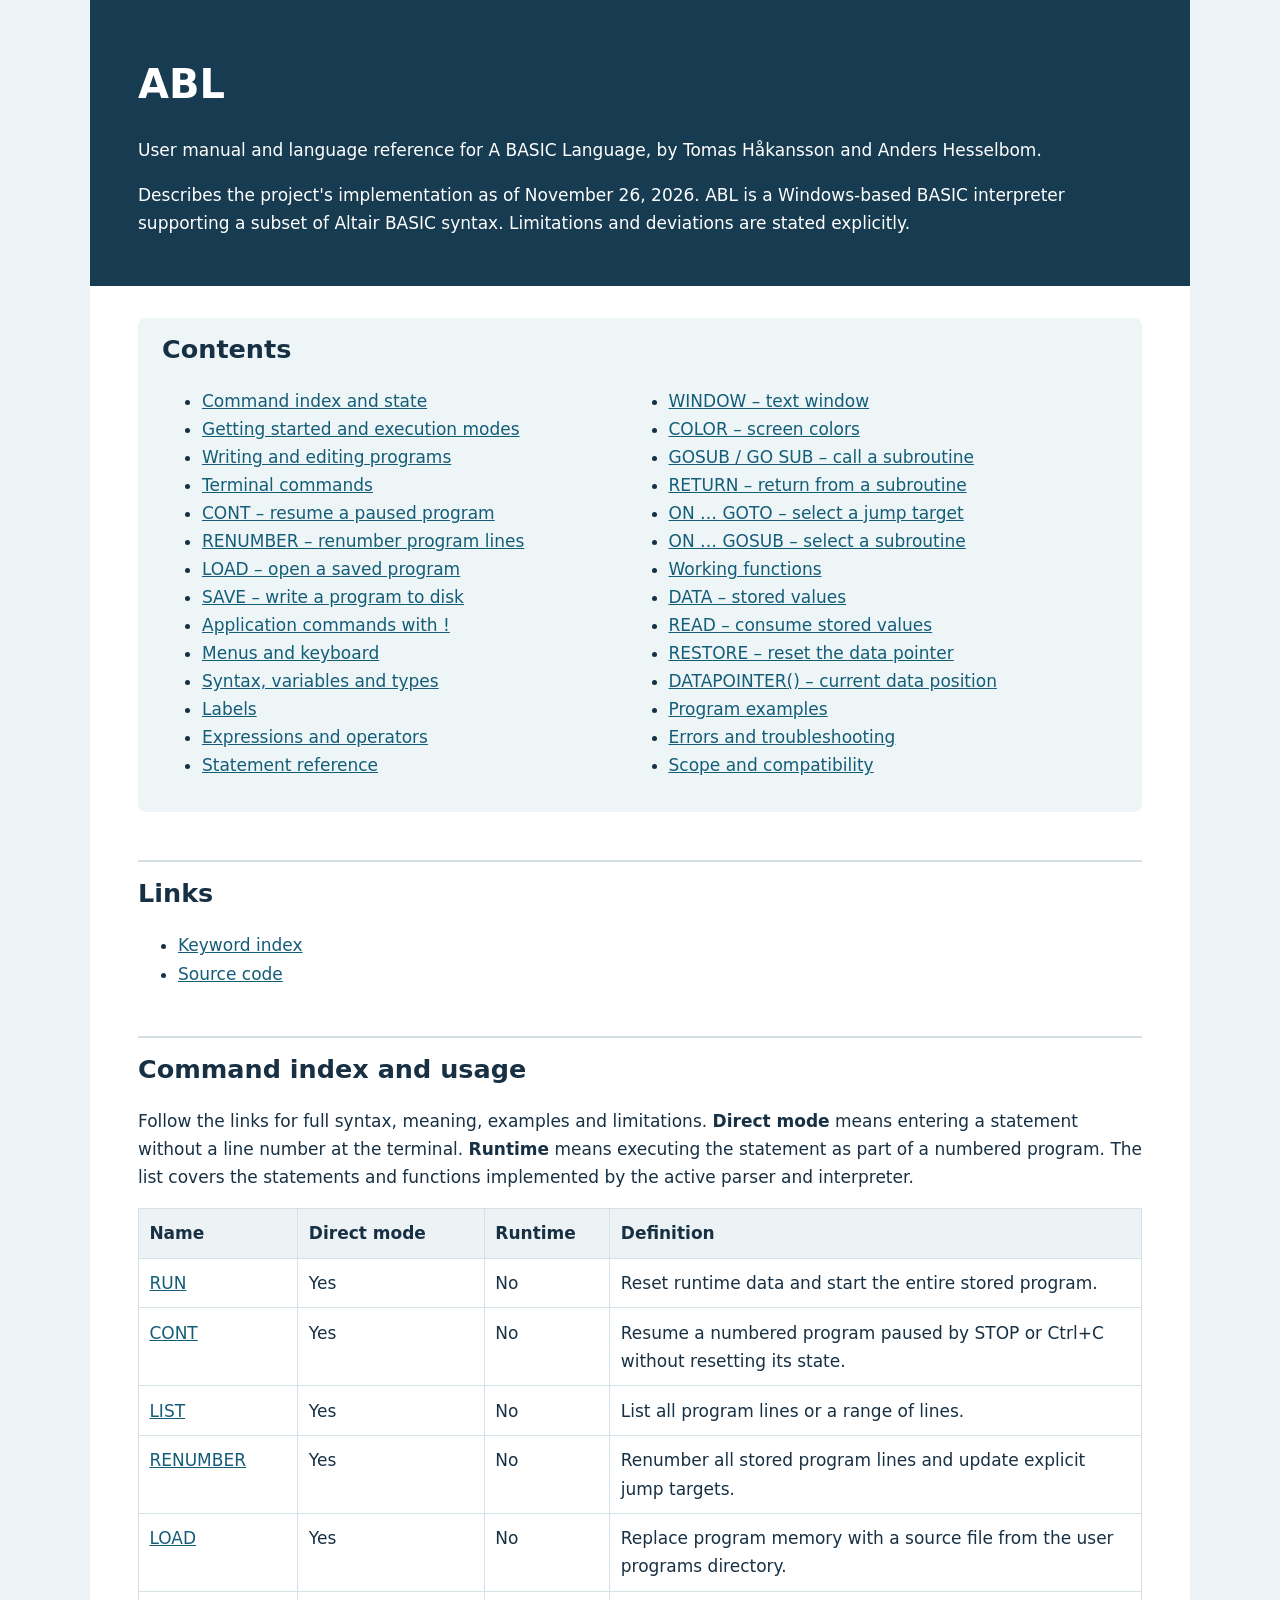
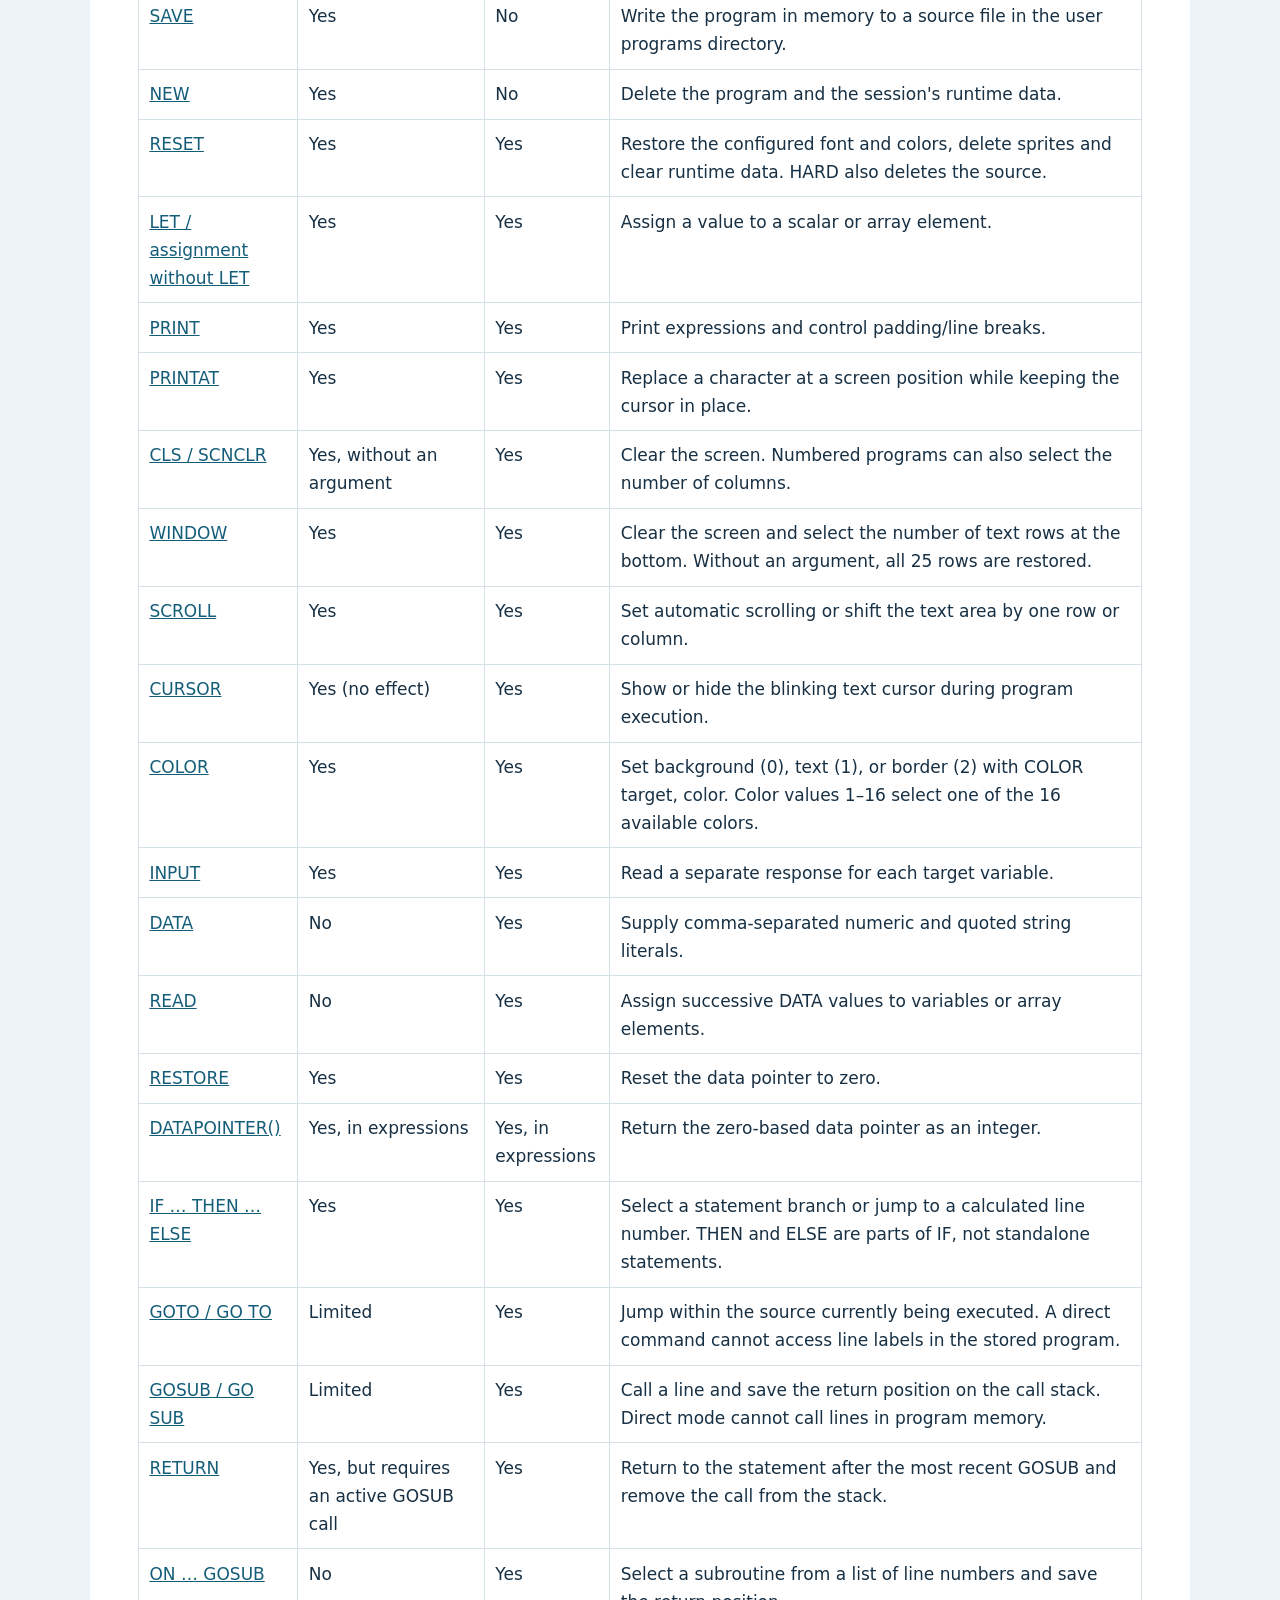
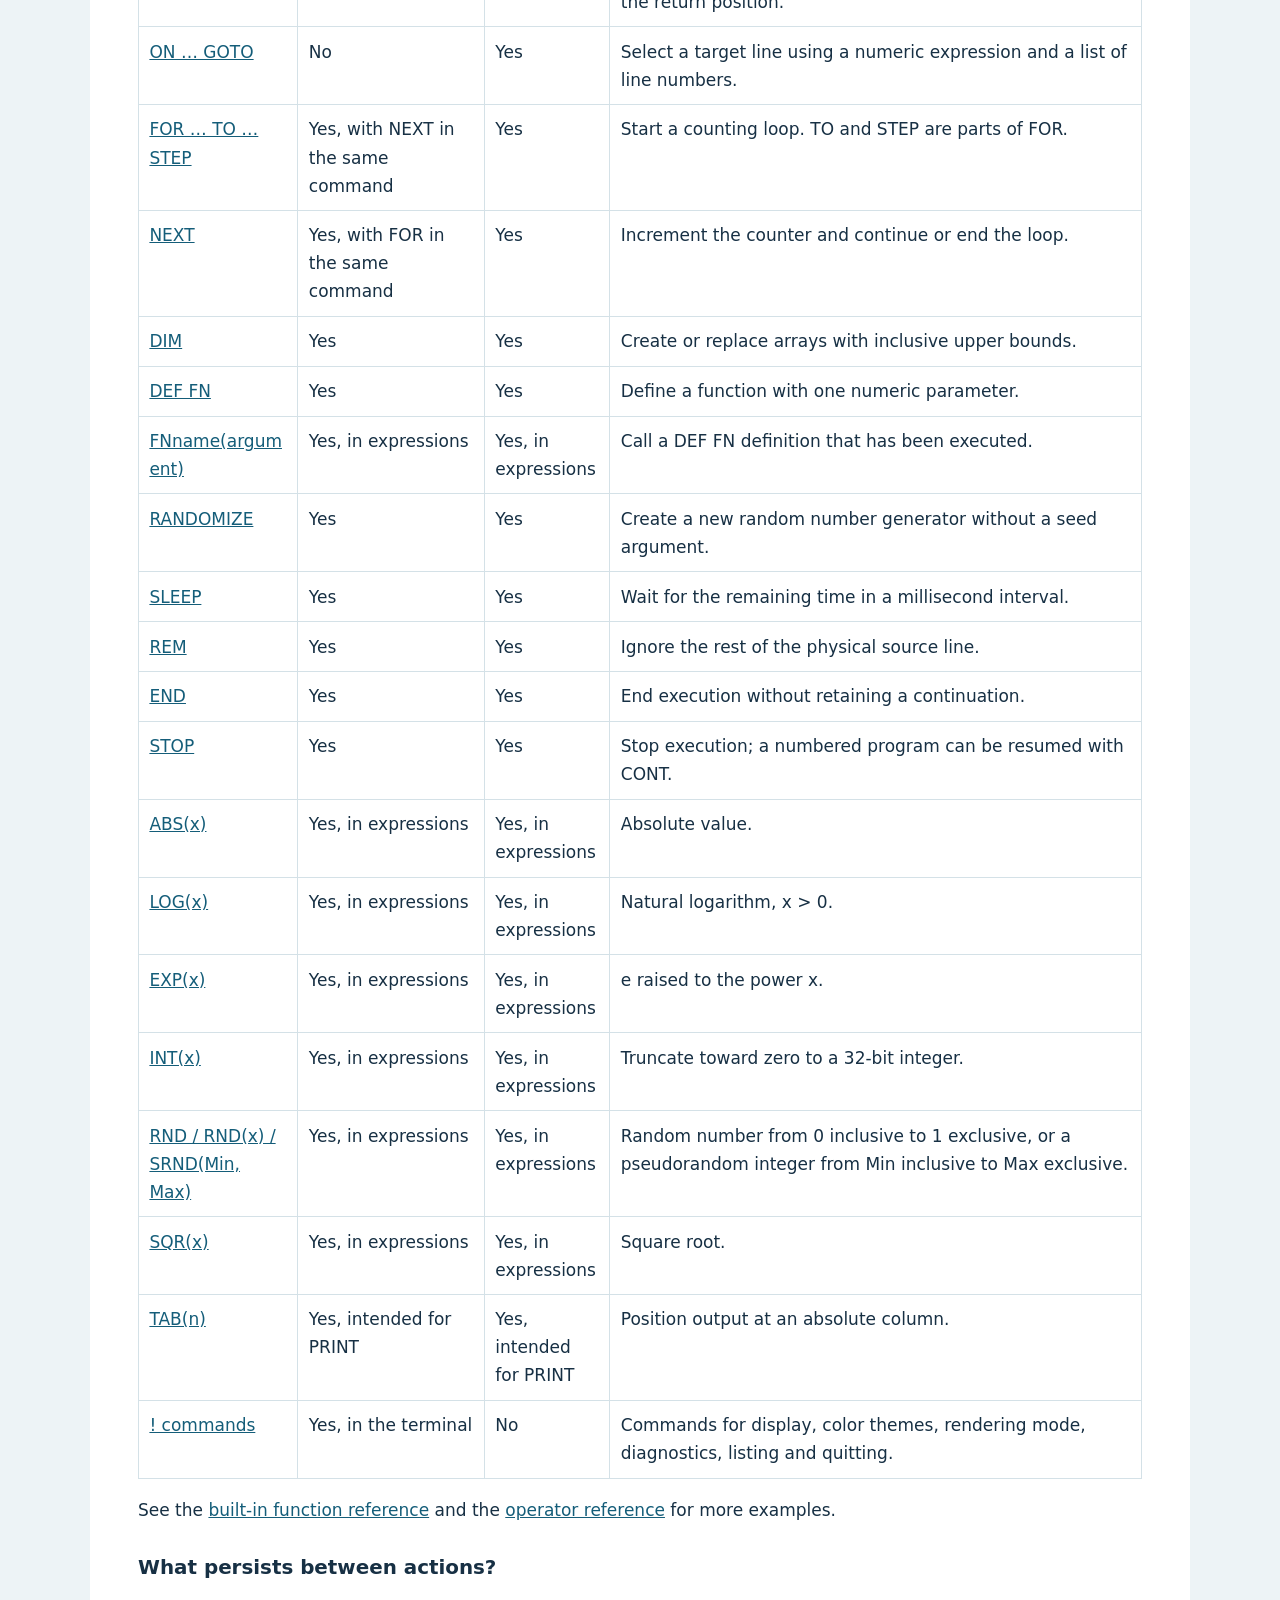
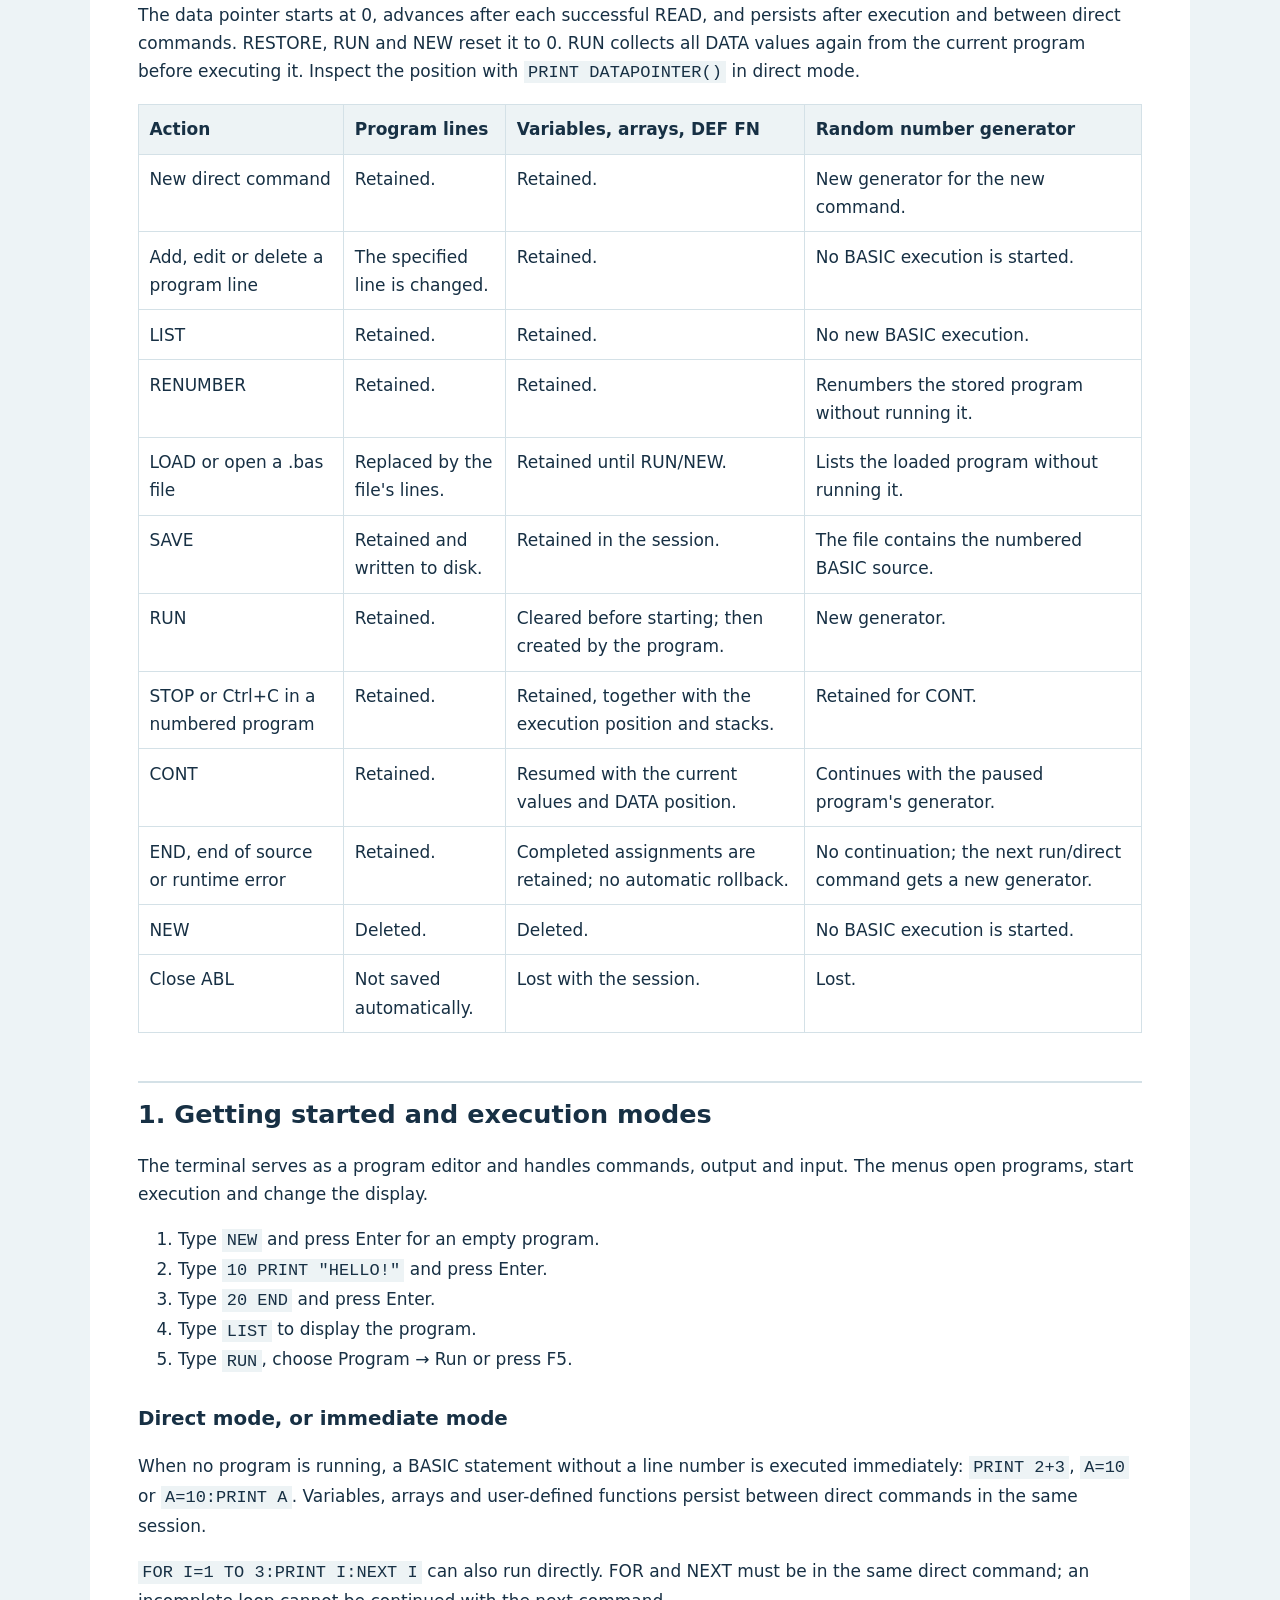
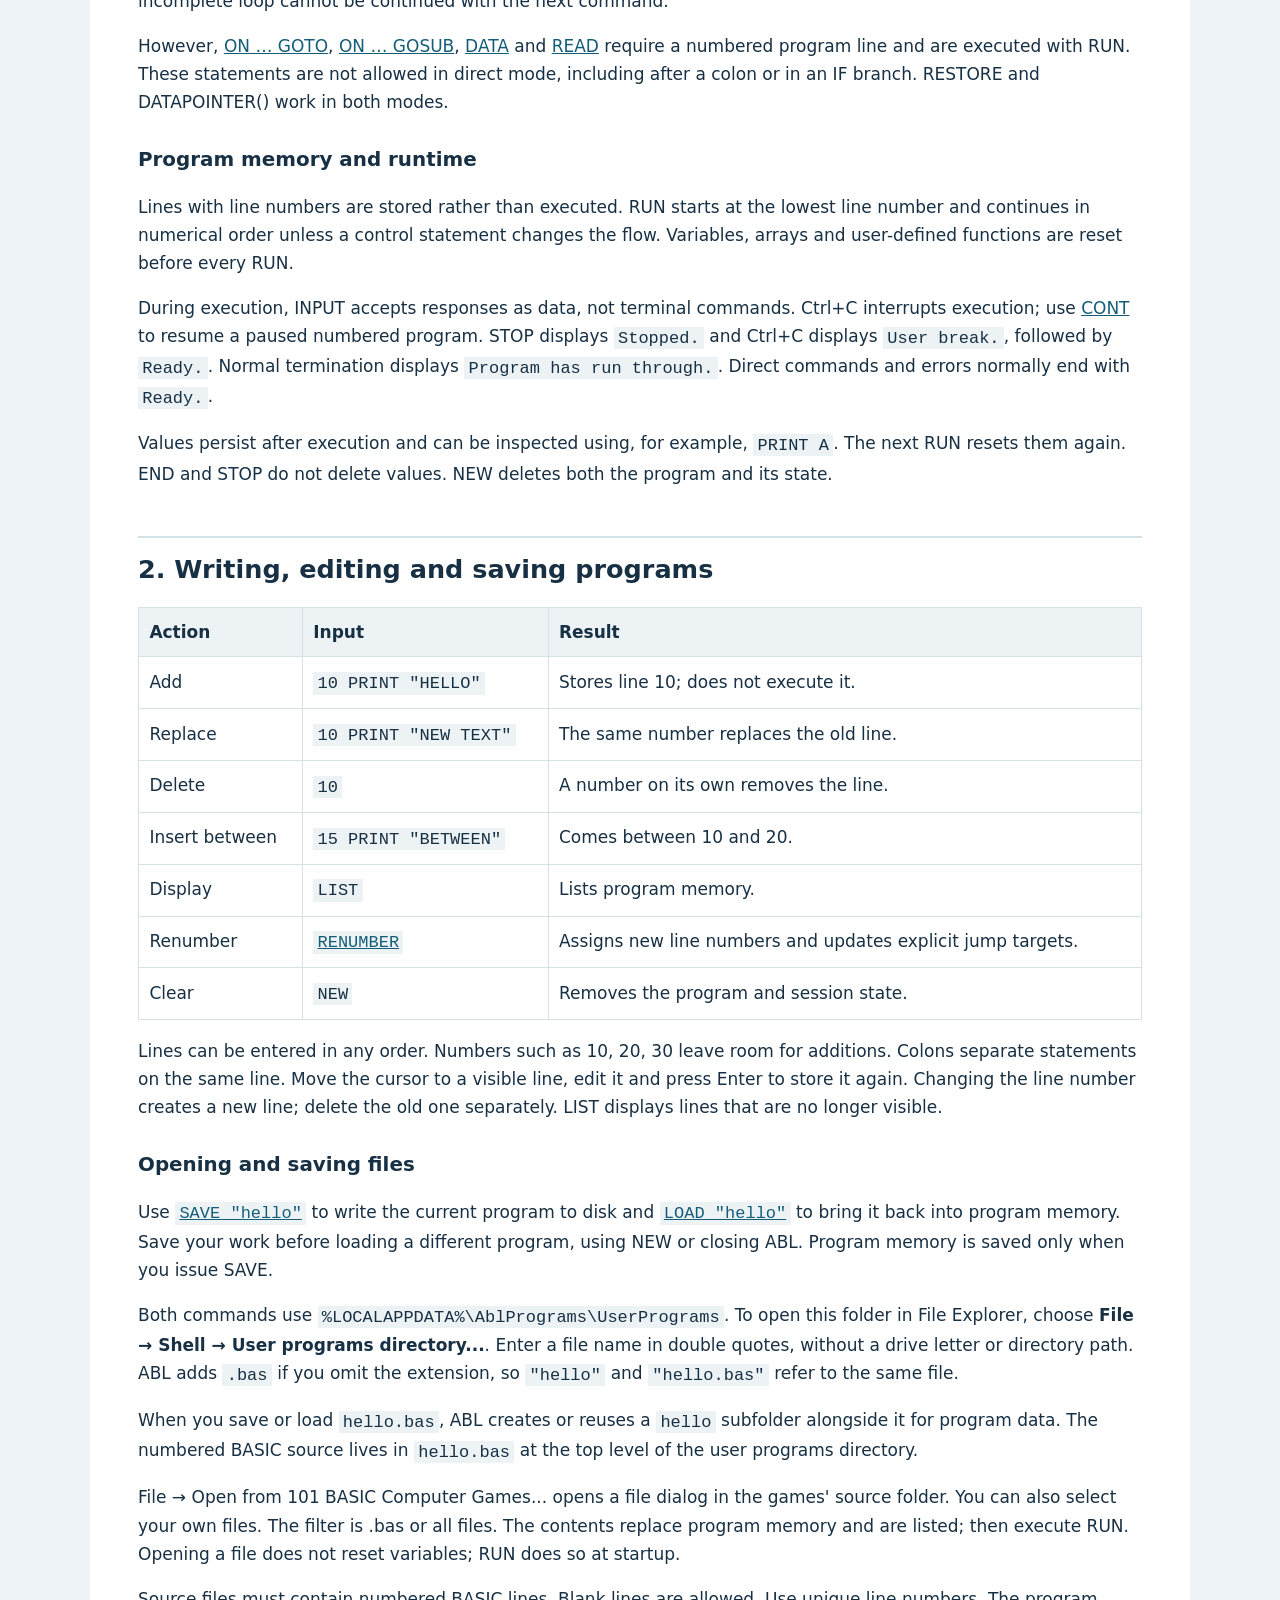
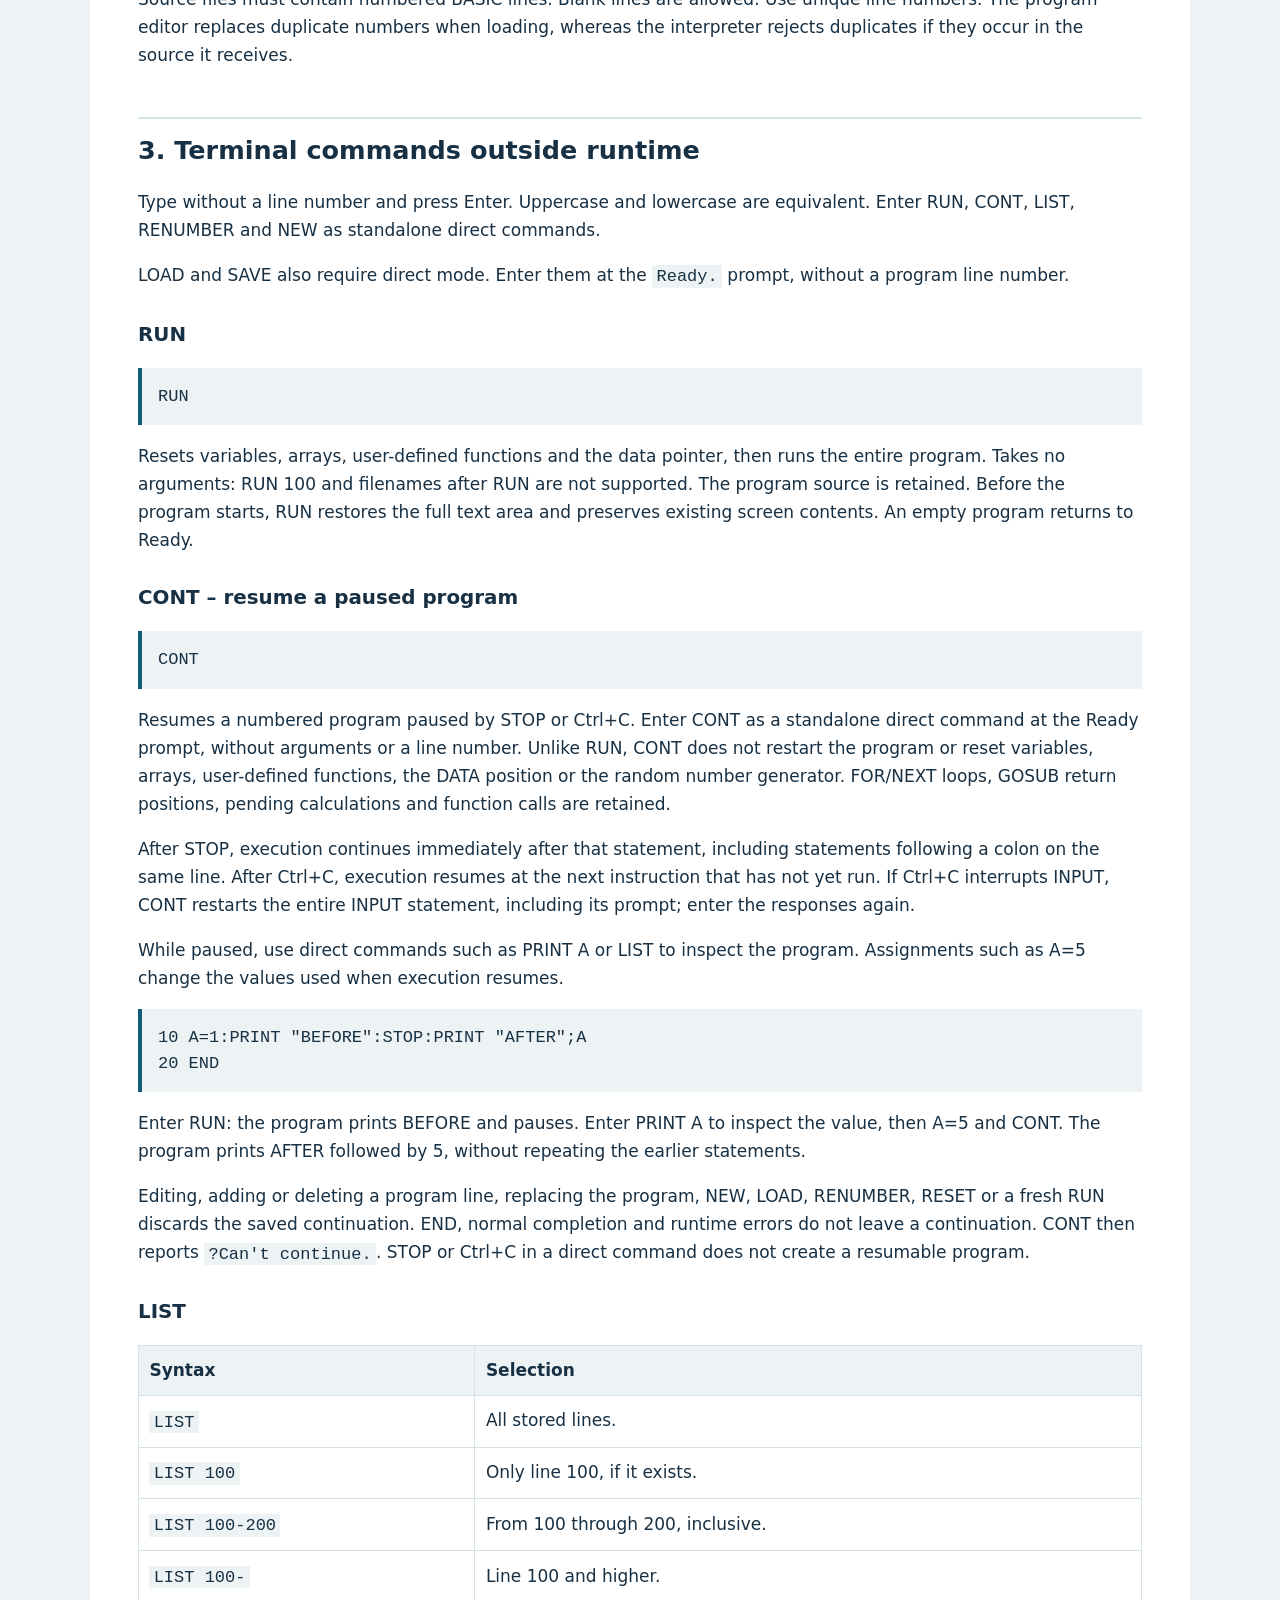
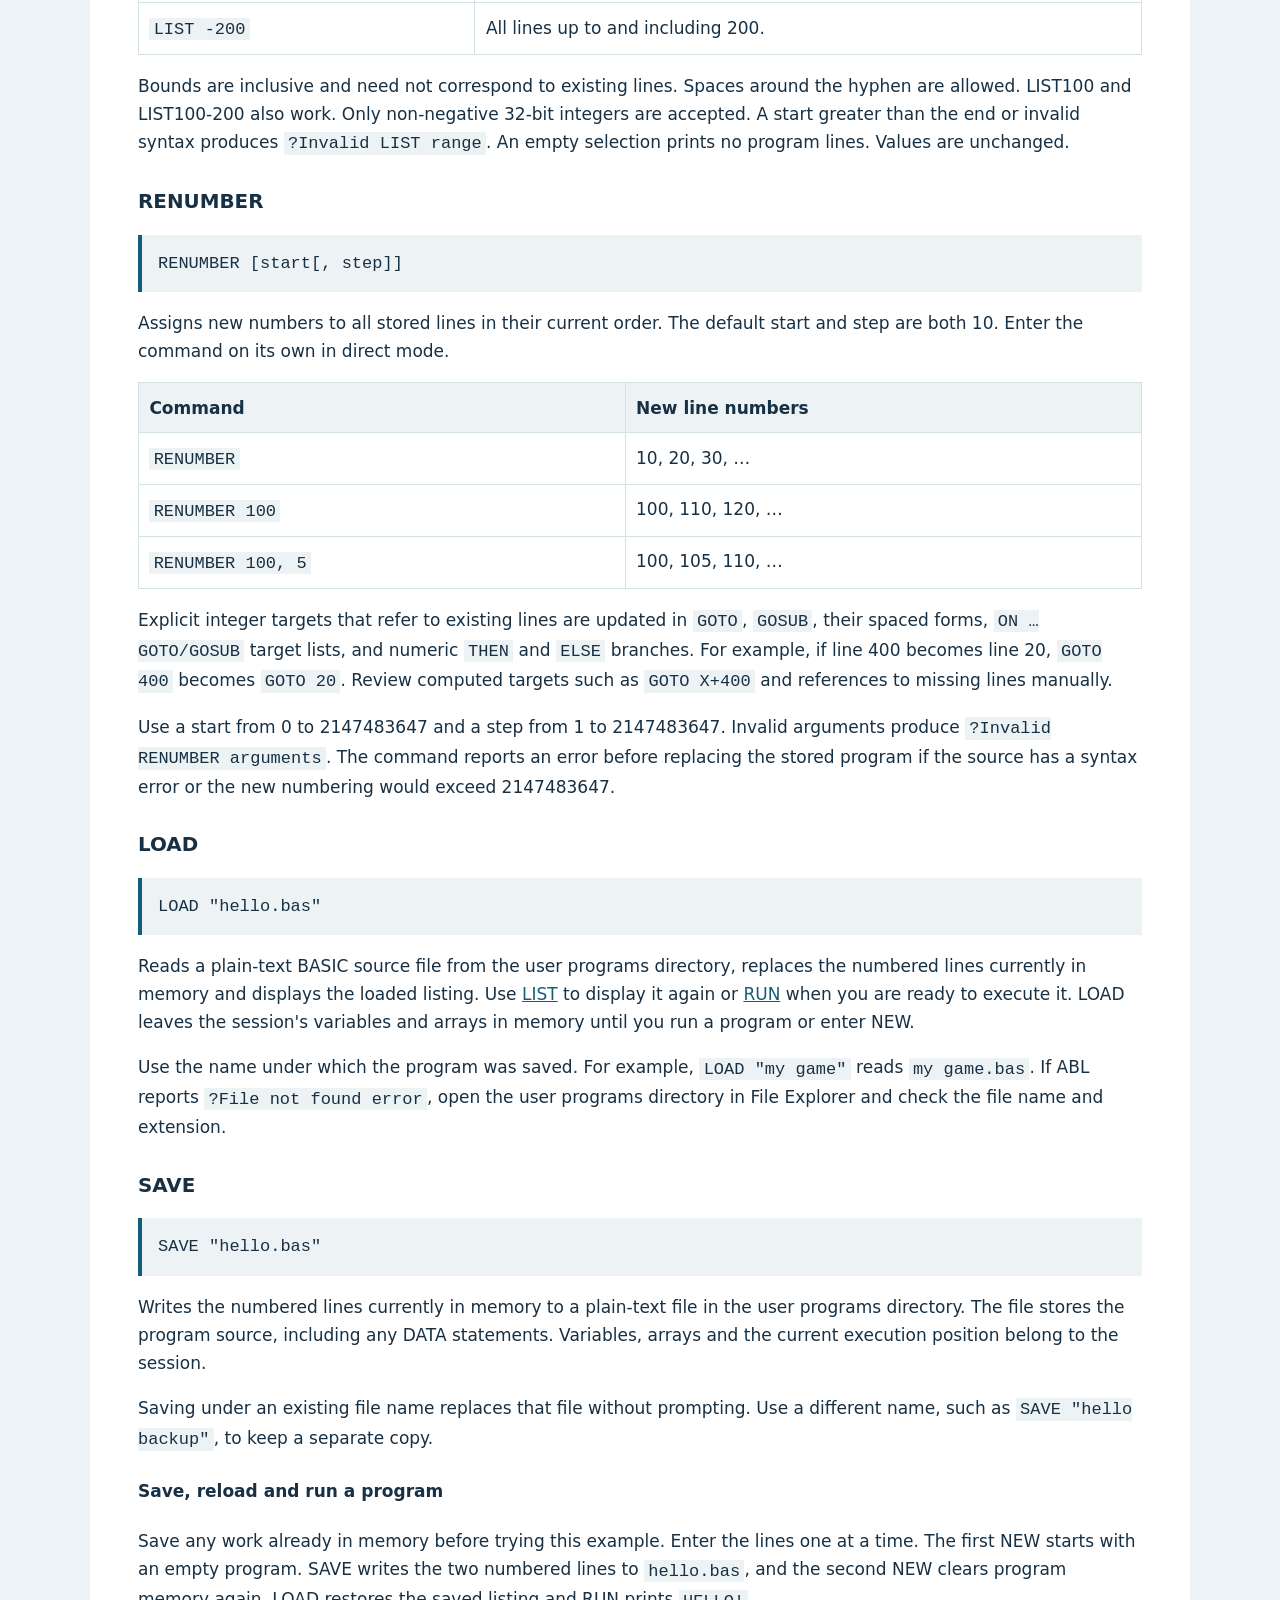
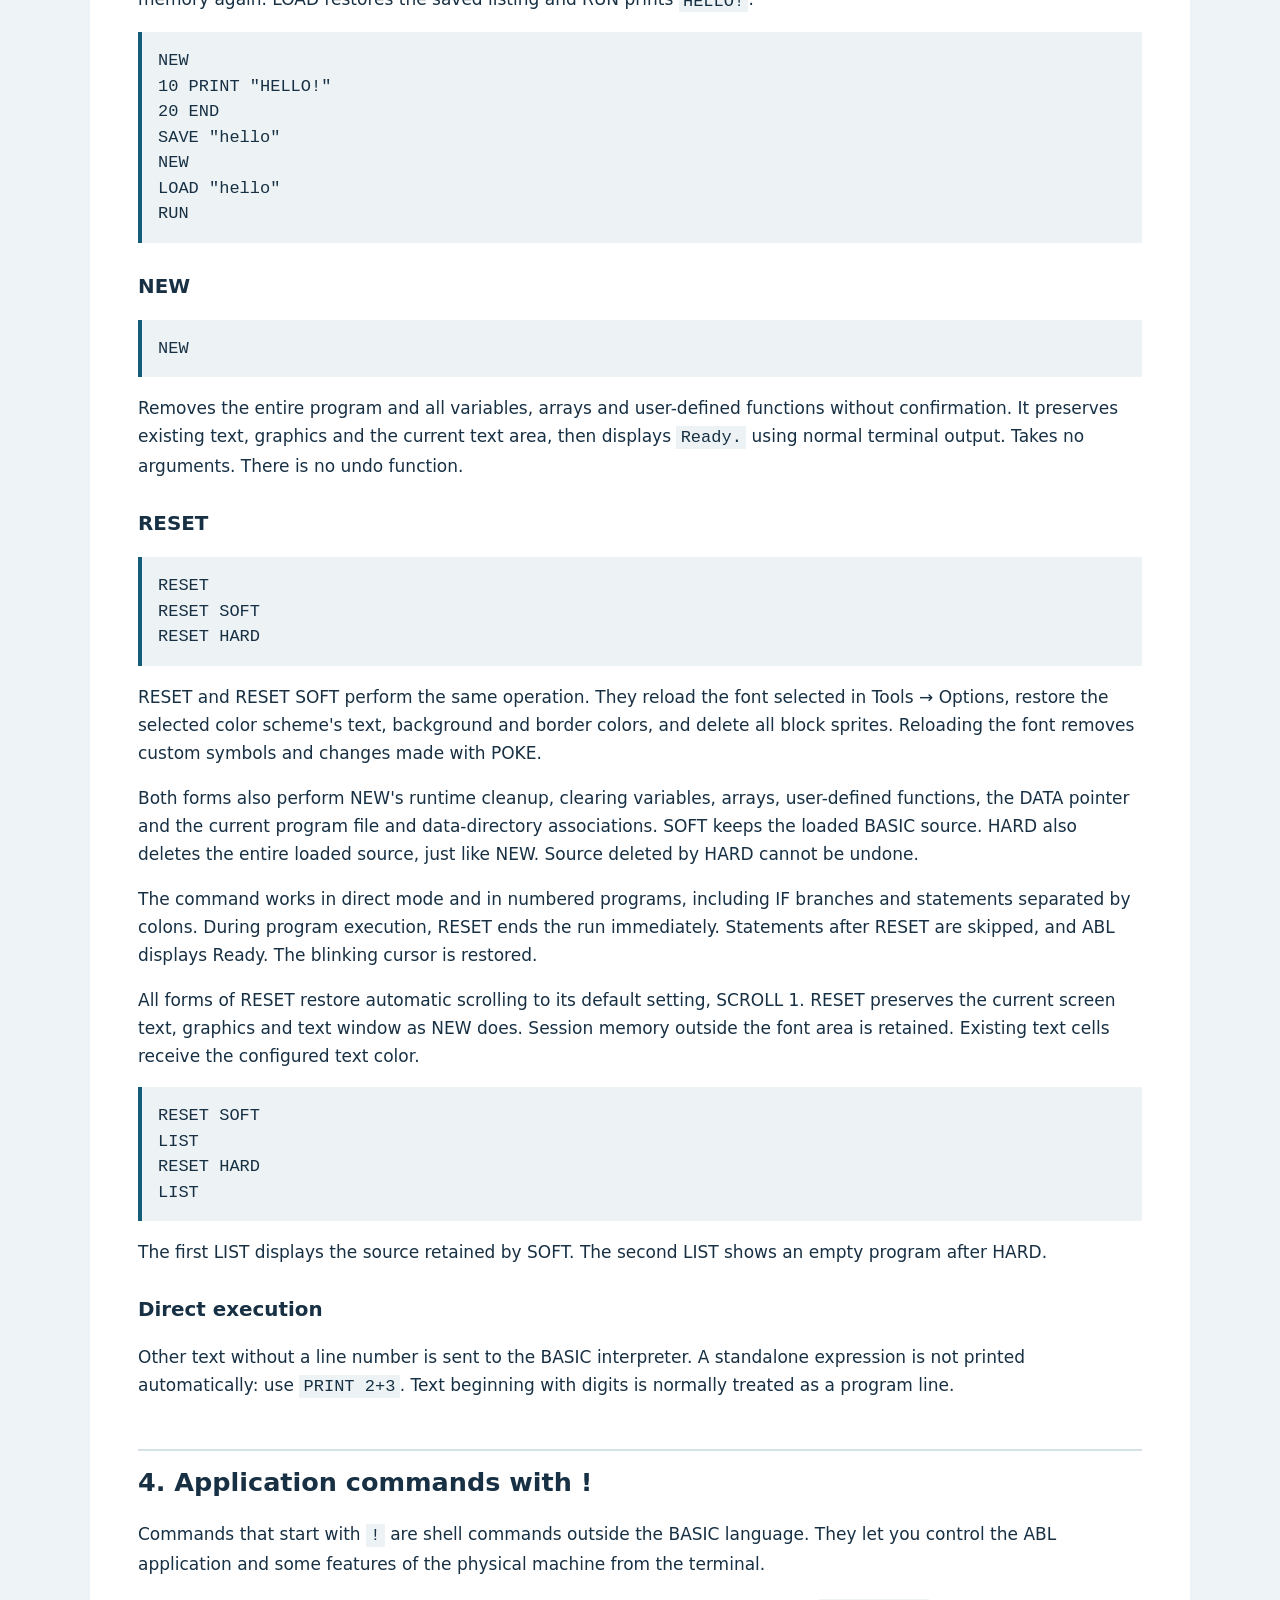
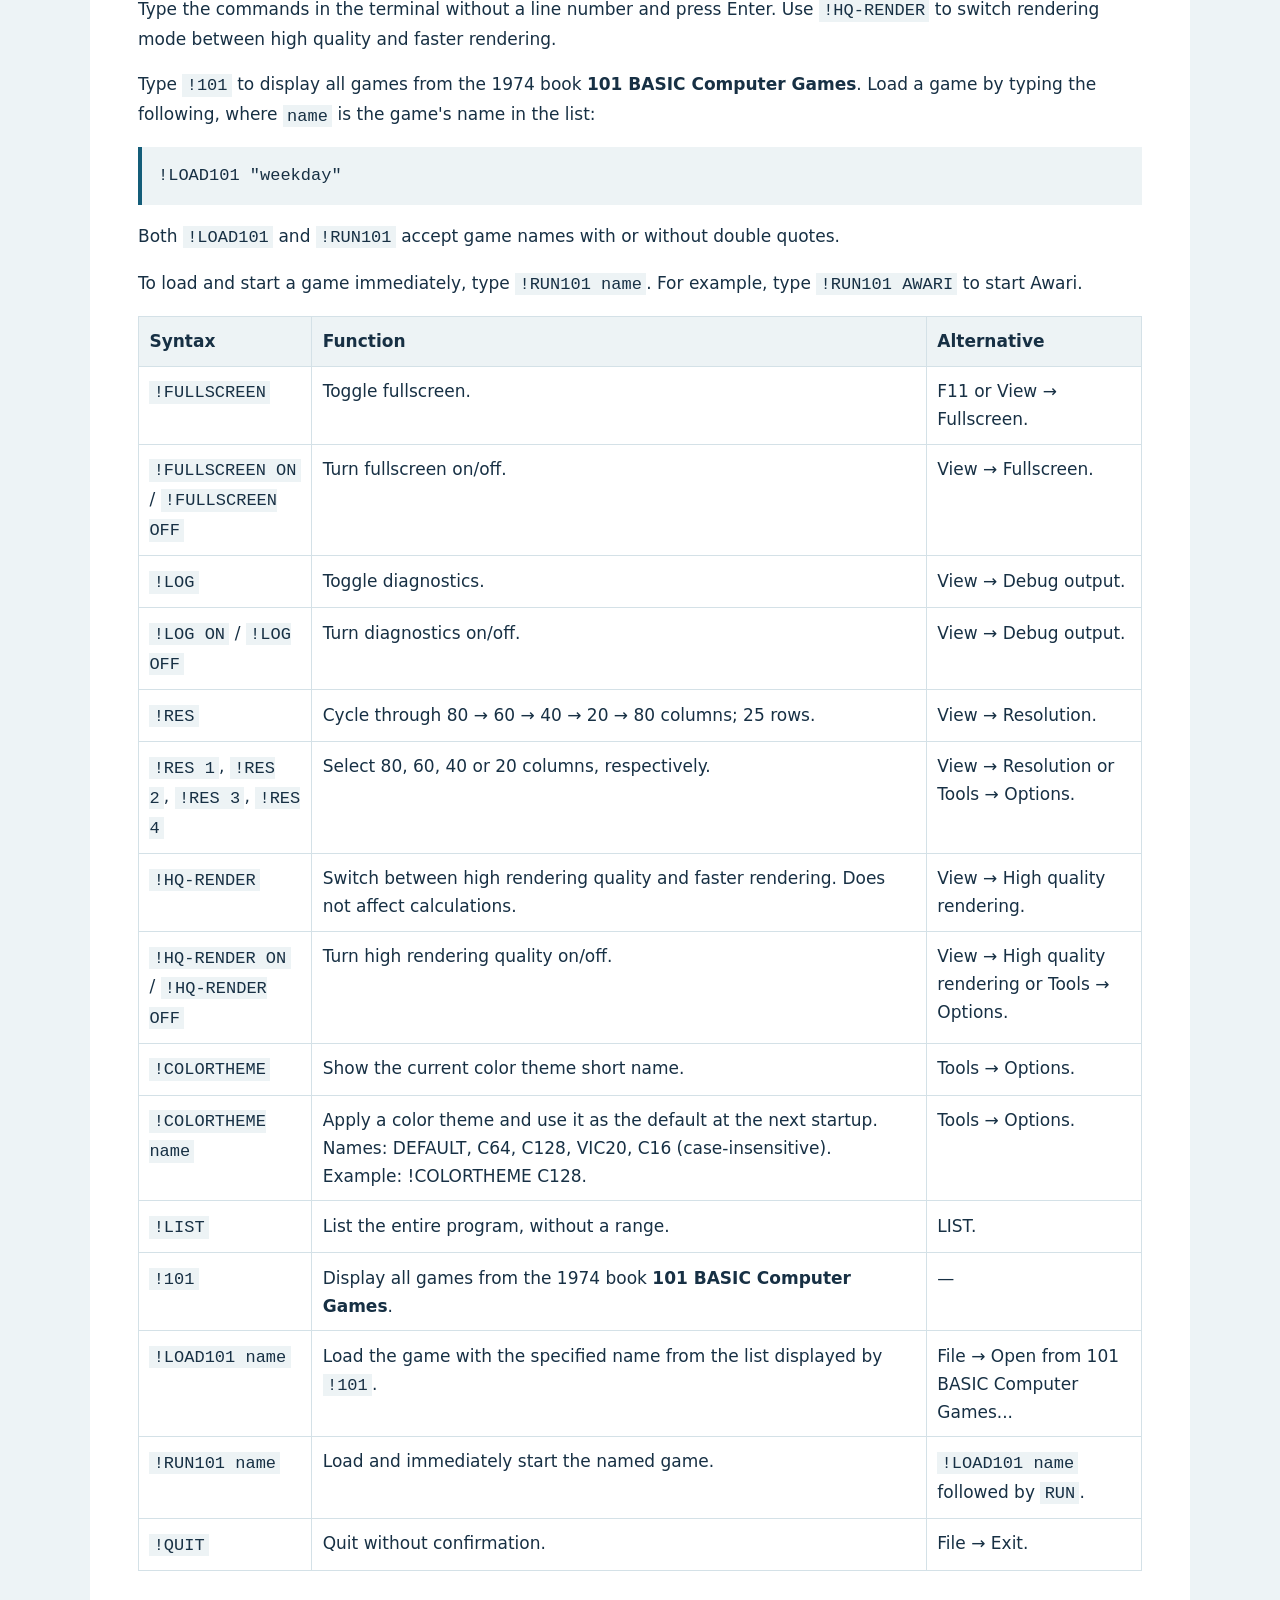
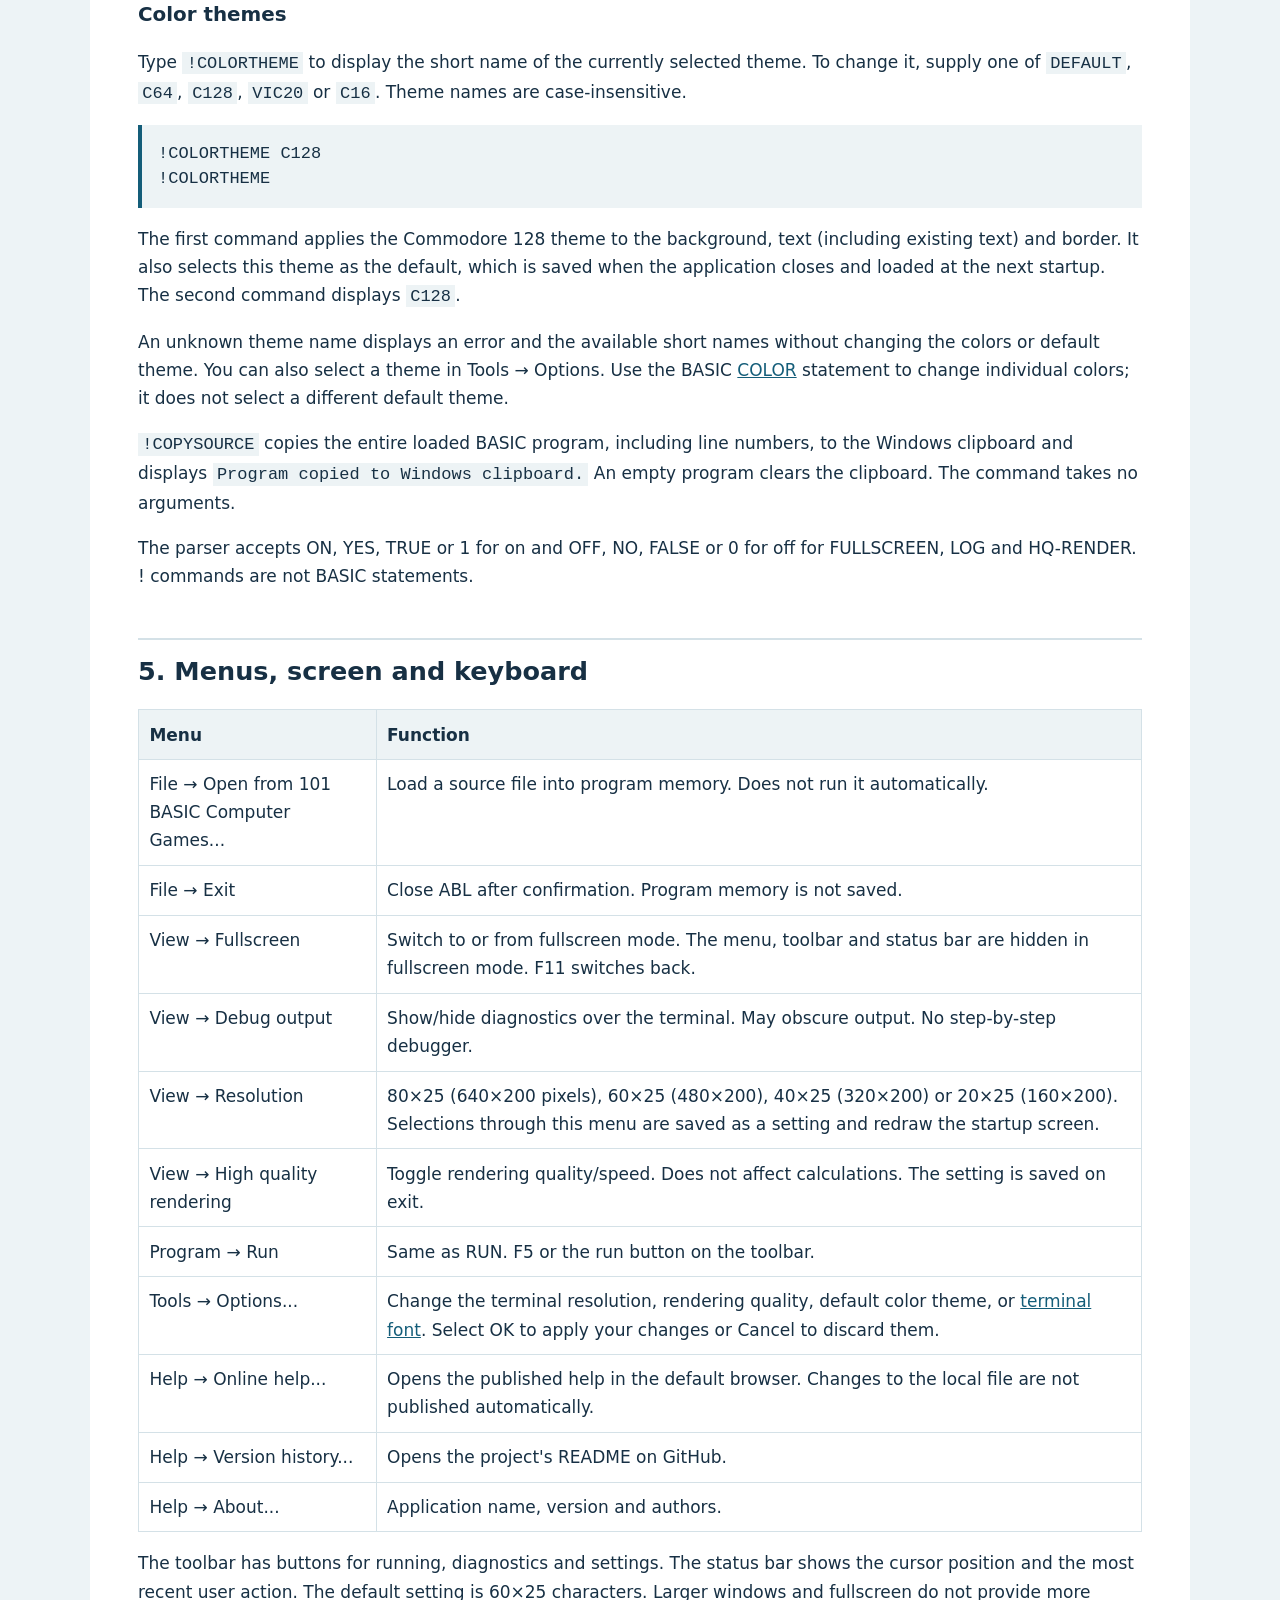
<file: index.html>
<!DOCTYPE html>
<html lang="en">
<head>
    <meta charset="utf-8" />
    <meta name="viewport" content="width=device-width, initial-scale=1" />
    <title>ABL – user manual and language reference</title>
    <link rel="stylesheet" href="style.css" />
</head>
<body>
    <header>
        <h1>ABL</h1>
        <p>User manual and language reference for A BASIC Language, by Tomas Håkansson and Anders Hesselbom.</p>
        <p>Describes the project's implementation as of November 26, 2026. ABL is a Windows-based BASIC interpreter supporting a subset of Altair BASIC syntax. Limitations and deviations are stated explicitly.</p>
    </header>
    <main>
        <nav aria-label="Contents">
            <h2 style="margin-top:0;border:0;padding:0">Contents</h2>
            <ul>
                <li><a href="#register">Command index and state</a></li>
                <li><a href="#start">Getting started and execution modes</a></li>
                <li><a href="#editor">Writing and editing programs</a></li>
                <li><a href="#terminal">Terminal commands</a></li>
                <li><a href="#cont">CONT – resume a paused program</a></li>
                <li><a href="#renumber">RENUMBER – renumber program lines</a></li>
                <li><a href="#load">LOAD – open a saved program</a></li>
                <li><a href="#save">SAVE – write a program to disk</a></li>
                <li><a href="#appcommands">Application commands with !</a></li>
                <li><a href="#interface">Menus and keyboard</a></li>
                <li><a href="#syntax">Syntax, variables and types</a></li>
                <li><a href="#labels">Labels</a></li>
                <li><a href="#operators">Expressions and operators</a></li>
                <li><a href="#statements">Statement reference</a></li>
                <li><a href="#window">WINDOW – text window</a></li>
                <li><a href="#color">COLOR – screen colors</a></li>
                <li><a href="#gosub">GOSUB / GO SUB – call a subroutine</a></li>
                <li><a href="#return">RETURN – return from a subroutine</a></li>
                <li><a href="#on-goto">ON … GOTO – select a jump target</a></li>
                <li><a href="#on-gosub">ON … GOSUB – select a subroutine</a></li>
                <li><a href="#functions">Working functions</a></li>
                <li><a href="#data">DATA – stored values</a></li>
                <li><a href="#read">READ – consume stored values</a></li>
                <li><a href="#restore">RESTORE – reset the data pointer</a></li>
                <li><a href="#datapointer">DATAPOINTER() – current data position</a></li>
                <li><a href="#examples">Program examples</a></li>
                <li><a href="#errors">Errors and troubleshooting</a></li>
                <li><a href="#limits">Scope and compatibility</a></li>
            </ul>
        </nav>
        <section id="register">
            <h2>Links</h2>
            <ul>
                <li><a href="./manual/index.html">Keyword index</a></li>
                <li><a href="https://github.com/tomas-hakansson/A-BASIC-Language" target="_blank">Source code</a></li>
            </ul>
            <h2>Command index and usage</h2>
            <p>Follow the links for full syntax, meaning, examples and limitations. <strong>Direct mode</strong> means entering a statement without a line number at the terminal. <strong>Runtime</strong> means executing the statement as part of a numbered program. The list covers the statements and functions implemented by the active parser and interpreter.</p>
            <table>
                <thead><tr><th>Name</th><th>Direct mode</th><th>Runtime</th><th>Definition</th></tr></thead>
                <tbody>
                    <tr><td><a href="#run">RUN</a></td><td>Yes</td><td>No</td><td>Reset runtime data and start the entire stored program.</td></tr>
                    <tr><td><a href="#cont">CONT</a></td><td>Yes</td><td>No</td><td>Resume a numbered program paused by STOP or Ctrl+C without resetting its state.</td></tr>
                    <tr><td><a href="#list">LIST</a></td><td>Yes</td><td>No</td><td>List all program lines or a range of lines.</td></tr>
                    <tr><td><a href="#renumber">RENUMBER</a></td><td>Yes</td><td>No</td><td>Renumber all stored program lines and update explicit jump targets.</td></tr>
                    <tr><td><a href="#load">LOAD</a></td><td>Yes</td><td>No</td><td>Replace program memory with a source file from the user programs directory.</td></tr>
                    <tr><td><a href="#save">SAVE</a></td><td>Yes</td><td>No</td><td>Write the program in memory to a source file in the user programs directory.</td></tr>
                    <tr><td><a href="#new">NEW</a></td><td>Yes</td><td>No</td><td>Delete the program and the session's runtime data.</td></tr>
                    <tr><td><a href="#reset">RESET</a></td><td>Yes</td><td>Yes</td><td>Restore the configured font and colors, delete sprites and clear runtime data. HARD also deletes the source.</td></tr>
                    <tr><td><a href="#let">LET / assignment without LET</a></td><td>Yes</td><td>Yes</td><td>Assign a value to a scalar or array element.</td></tr>
                    <tr><td><a href="#print">PRINT</a></td><td>Yes</td><td>Yes</td><td>Print expressions and control padding/line breaks.</td></tr>
                    <tr><td><a href="#printat">PRINTAT</a></td><td>Yes</td><td>Yes</td><td>Replace a character at a screen position while keeping the cursor in place.</td></tr>
                    <tr><td><a href="#cls">CLS / SCNCLR</a></td><td>Yes, without an argument</td><td>Yes</td><td>Clear the screen. Numbered programs can also select the number of columns.</td></tr>
                    <tr><td><a href="#window">WINDOW</a></td><td>Yes</td><td>Yes</td><td>Clear the screen and select the number of text rows at the bottom. Without an argument, all 25 rows are restored.</td></tr>
                    <tr><td><a href="#scroll">SCROLL</a></td><td>Yes</td><td>Yes</td><td>Set automatic scrolling or shift the text area by one row or column.</td></tr>
                    <tr><td><a href="#cursor">CURSOR</a></td><td>Yes (no effect)</td><td>Yes</td><td>Show or hide the blinking text cursor during program execution.</td></tr>
                    <tr><td><a href="#color">COLOR</a></td><td>Yes</td><td>Yes</td><td>Set background (0), text (1), or border (2) with COLOR target, color. Color values 1–16 select one of the 16 available colors.</td></tr>
                    <tr><td><a href="#input">INPUT</a></td><td>Yes</td><td>Yes</td><td>Read a separate response for each target variable.</td></tr>
                    <tr><td><a href="#data">DATA</a></td><td>No</td><td>Yes</td><td>Supply comma-separated numeric and quoted string literals.</td></tr>
                    <tr><td><a href="#read">READ</a></td><td>No</td><td>Yes</td><td>Assign successive DATA values to variables or array elements.</td></tr>
                    <tr><td><a href="#restore">RESTORE</a></td><td>Yes</td><td>Yes</td><td>Reset the data pointer to zero.</td></tr>
                    <tr><td><a href="#datapointer">DATAPOINTER()</a></td><td>Yes, in expressions</td><td>Yes, in expressions</td><td>Return the zero-based data pointer as an integer.</td></tr>
                    <tr><td><a href="#if">IF … THEN … ELSE</a></td><td>Yes</td><td>Yes</td><td>Select a statement branch or jump to a calculated line number. THEN and ELSE are parts of IF, not standalone statements.</td></tr>
                    <tr><td><a href="#goto">GOTO / GO TO</a></td><td>Limited</td><td>Yes</td><td>Jump within the source currently being executed. A direct command cannot access line labels in the stored program.</td></tr>
                    <tr><td><a href="#gosub">GOSUB / GO SUB</a></td><td>Limited</td><td>Yes</td><td>Call a line and save the return position on the call stack. Direct mode cannot call lines in program memory.</td></tr>
                    <tr><td><a href="#return">RETURN</a></td><td>Yes, but requires an active GOSUB call</td><td>Yes</td><td>Return to the statement after the most recent GOSUB and remove the call from the stack.</td></tr>
                    <tr><td><a href="#on-gosub">ON … GOSUB</a></td><td>No</td><td>Yes</td><td>Select a subroutine from a list of line numbers and save the return position.</td></tr>
                    <tr><td><a href="#on-goto">ON … GOTO</a></td><td>No</td><td>Yes</td><td>Select a target line using a numeric expression and a list of line numbers.</td></tr>
                    <tr><td><a href="#for">FOR … TO … STEP</a></td><td>Yes, with NEXT in the same command</td><td>Yes</td><td>Start a counting loop. TO and STEP are parts of FOR.</td></tr>
                    <tr><td><a href="#for">NEXT</a></td><td>Yes, with FOR in the same command</td><td>Yes</td><td>Increment the counter and continue or end the loop.</td></tr>
                    <tr><td><a href="#dim">DIM</a></td><td>Yes</td><td>Yes</td><td>Create or replace arrays with inclusive upper bounds.</td></tr>
                    <tr><td><a href="#def">DEF FN</a></td><td>Yes</td><td>Yes</td><td>Define a function with one numeric parameter.</td></tr>
                    <tr><td><a href="#def">FNname(argument)</a></td><td>Yes, in expressions</td><td>Yes, in expressions</td><td>Call a DEF FN definition that has been executed.</td></tr>
                    <tr><td><a href="#randomize">RANDOMIZE</a></td><td>Yes</td><td>Yes</td><td>Create a new random number generator without a seed argument.</td></tr>
                    <tr><td><a href="#sleep">SLEEP</a></td><td>Yes</td><td>Yes</td><td>Wait for the remaining time in a millisecond interval.</td></tr>
                    <tr><td><a href="#rem">REM</a></td><td>Yes</td><td>Yes</td><td>Ignore the rest of the physical source line.</td></tr>
                    <tr><td><a href="#end">END</a></td><td>Yes</td><td>Yes</td><td>End execution without retaining a continuation.</td></tr>
                    <tr><td><a href="#end">STOP</a></td><td>Yes</td><td>Yes</td><td>Stop execution; a numbered program can be resumed with CONT.</td></tr>
                    <tr><td><a href="#abs">ABS(x)</a></td><td>Yes, in expressions</td><td>Yes, in expressions</td><td>Absolute value.</td></tr>
                    <tr><td><a href="#log">LOG(x)</a></td><td>Yes, in expressions</td><td>Yes, in expressions</td><td>Natural logarithm, x &gt; 0.</td></tr>
                    <tr><td><a href="#exp">EXP(x)</a></td><td>Yes, in expressions</td><td>Yes, in expressions</td><td>e raised to the power x.</td></tr>
                    <tr><td><a href="#int">INT(x)</a></td><td>Yes, in expressions</td><td>Yes, in expressions</td><td>Truncate toward zero to a 32-bit integer.</td></tr>
                    <tr><td><a href="#rnd">RND / RND(x) / SRND(Min, Max)</a></td><td>Yes, in expressions</td><td>Yes, in expressions</td><td>Random number from 0 inclusive to 1 exclusive, or a pseudorandom integer from Min inclusive to Max exclusive.</td></tr>
                    <tr><td><a href="#sqr">SQR(x)</a></td><td>Yes, in expressions</td><td>Yes, in expressions</td><td>Square root.</td></tr>
                    <tr><td><a href="#tab">TAB(n)</a></td><td>Yes, intended for PRINT</td><td>Yes, intended for PRINT</td><td>Position output at an absolute column.</td></tr>
                    <tr><td><a href="#appcommands">! commands</a></td><td>Yes, in the terminal</td><td>No</td><td>Commands for display, color themes, rendering mode, diagnostics, listing and quitting.</td></tr>
                </tbody>
            </table>
            <p>See the <a href="#functions">built-in function reference</a> and the <a href="#operators">operator reference</a> for more examples.</p>
            <h3>What persists between actions?</h3>
            <p>The data pointer starts at 0, advances after each successful READ, and persists after execution and between direct commands. RESTORE, RUN and NEW reset it to 0. RUN collects all DATA values again from the current program before executing it. Inspect the position with <code>PRINT DATAPOINTER()</code> in direct mode.</p>
            <table>
                <thead><tr><th>Action</th><th>Program lines</th><th>Variables, arrays, DEF FN</th><th>Random number generator</th></tr></thead>
                <tbody>
                    <tr><td>New direct command</td><td>Retained.</td><td>Retained.</td><td>New generator for the new command.</td></tr>
                    <tr><td>Add, edit or delete a program line</td><td>The specified line is changed.</td><td>Retained.</td><td>No BASIC execution is started.</td></tr>
                    <tr><td>LIST</td><td>Retained.</td><td>Retained.</td><td>No new BASIC execution.</td></tr>
                    <tr><td>RENUMBER</td><td>Retained.</td><td>Retained.</td><td>Renumbers the stored program without running it.</td></tr>
                    <tr><td>LOAD or open a .bas file</td><td>Replaced by the file's lines.</td><td>Retained until RUN/NEW.</td><td>Lists the loaded program without running it.</td></tr>
                    <tr><td>SAVE</td><td>Retained and written to disk.</td><td>Retained in the session.</td><td>The file contains the numbered BASIC source.</td></tr>
                    <tr><td>RUN</td><td>Retained.</td><td>Cleared before starting; then created by the program.</td><td>New generator.</td></tr>
                    <tr><td>STOP or Ctrl+C in a numbered program</td><td>Retained.</td><td>Retained, together with the execution position and stacks.</td><td>Retained for CONT.</td></tr>
                    <tr><td>CONT</td><td>Retained.</td><td>Resumed with the current values and DATA position.</td><td>Continues with the paused program's generator.</td></tr>
                    <tr><td>END, end of source or runtime error</td><td>Retained.</td><td>Completed assignments are retained; no automatic rollback.</td><td>No continuation; the next run/direct command gets a new generator.</td></tr>
                    <tr><td>NEW</td><td>Deleted.</td><td>Deleted.</td><td>No BASIC execution is started.</td></tr>
                    <tr><td>Close ABL</td><td>Not saved automatically.</td><td>Lost with the session.</td><td>Lost.</td></tr>
                </tbody>
            </table>
        </section>
        <section id="start">
            <h2>1. Getting started and execution modes</h2>
            <p>The terminal serves as a program editor and handles commands, output and input. The menus open programs, start execution and change the display.</p>
            <ol><li>Type <code>NEW</code> and press Enter for an empty program.</li><li>Type <code>10 PRINT "HELLO!"</code> and press Enter.</li><li>Type <code>20 END</code> and press Enter.</li><li>Type <code>LIST</code> to display the program.</li><li>Type <code>RUN</code>, choose Program → Run or press F5.</li></ol>
            <h3>Direct mode, or immediate mode</h3>
            <p>When no program is running, a BASIC statement without a line number is executed immediately: <code>PRINT 2+3</code>, <code>A=10</code> or <code>A=10:PRINT A</code>. Variables, arrays and user-defined functions persist between direct commands in the same session.</p>
            <p><code>FOR I=1 TO 3:PRINT I:NEXT I</code> can also run directly. FOR and NEXT must be in the same direct command; an incomplete loop cannot be continued with the next command.</p>
            <p>However, <a href="#on-goto">ON … GOTO</a>, <a href="#on-gosub">ON … GOSUB</a>, <a href="#data">DATA</a> and <a href="#read">READ</a> require a numbered program line and are executed with RUN. These statements are not allowed in direct mode, including after a colon or in an IF branch. RESTORE and DATAPOINTER() work in both modes.</p>
            <h3>Program memory and runtime</h3>
            <p>Lines with line numbers are stored rather than executed. RUN starts at the lowest line number and continues in numerical order unless a control statement changes the flow. Variables, arrays and user-defined functions are reset before every RUN.</p>
            <p>During execution, INPUT accepts responses as data, not terminal commands. Ctrl+C interrupts execution; use <a href="#cont">CONT</a> to resume a paused numbered program. STOP displays <code>Stopped.</code> and Ctrl+C displays <code>User break.</code>, followed by <code>Ready.</code>. Normal termination displays <code>Program has run through.</code>. Direct commands and errors normally end with <code>Ready.</code>.</p>
            <p>Values persist after execution and can be inspected using, for example, <code>PRINT A</code>. The next RUN resets them again. END and STOP do not delete values. NEW deletes both the program and its state.</p>
        </section>
        <section id="editor">
            <h2>2. Writing, editing and saving programs</h2>
            <table>
                <thead><tr><th>Action</th><th>Input</th><th>Result</th></tr></thead>
                <tbody>
                    <tr><td>Add</td><td><code>10 PRINT "HELLO"</code></td><td>Stores line 10; does not execute it.</td></tr>
                    <tr><td>Replace</td><td><code>10 PRINT "NEW TEXT"</code></td><td>The same number replaces the old line.</td></tr>
                    <tr><td>Delete</td><td><code>10</code></td><td>A number on its own removes the line.</td></tr>
                    <tr><td>Insert between</td><td><code>15 PRINT "BETWEEN"</code></td><td>Comes between 10 and 20.</td></tr>
                    <tr><td>Display</td><td><code>LIST</code></td><td>Lists program memory.</td></tr>
                    <tr><td>Renumber</td><td><a href="#renumber"><code>RENUMBER</code></a></td><td>Assigns new line numbers and updates explicit jump targets.</td></tr>
                    <tr><td>Clear</td><td><code>NEW</code></td><td>Removes the program and session state.</td></tr>
                </tbody>
            </table>
            <p>Lines can be entered in any order. Numbers such as 10, 20, 30 leave room for additions. Colons separate statements on the same line. Move the cursor to a visible line, edit it and press Enter to store it again. Changing the line number creates a new line; delete the old one separately. LIST displays lines that are no longer visible.</p>
            <h3>Opening and saving files</h3>
            <p>Use <a href="#save"><code>SAVE "hello"</code></a> to write the current program to disk and <a href="#load"><code>LOAD "hello"</code></a> to bring it back into program memory. Save your work before loading a different program, using NEW or closing ABL. Program memory is saved only when you issue SAVE.</p>
            <p>Both commands use <code>%LOCALAPPDATA%\AblPrograms\UserPrograms</code>. To open this folder in File Explorer, choose <strong>File → Shell → User programs directory...</strong>. Enter a file name in double quotes, without a drive letter or directory path. ABL adds <code>.bas</code> if you omit the extension, so <code>"hello"</code> and <code>"hello.bas"</code> refer to the same file.</p>
            <p>When you save or load <code>hello.bas</code>, ABL creates or reuses a <code>hello</code> subfolder alongside it for program data. The numbered BASIC source lives in <code>hello.bas</code> at the top level of the user programs directory.</p>
            <p>File → Open from 101 BASIC Computer Games... opens a file dialog in the games' source folder. You can also select your own files. The filter is .bas or all files. The contents replace program memory and are listed; then execute RUN. Opening a file does not reset variables; RUN does so at startup.</p>
            <p>Source files must contain numbered BASIC lines. Blank lines are allowed. Use unique line numbers. The program editor replaces duplicate numbers when loading, whereas the interpreter rejects duplicates if they occur in the source it receives.</p>
        </section>
        <section id="terminal">
            <h2>3. Terminal commands outside runtime</h2>
            <p>Type without a line number and press Enter. Uppercase and lowercase are equivalent. Enter RUN, CONT, LIST, RENUMBER and NEW as standalone direct commands.</p>
            <p>LOAD and SAVE also require direct mode. Enter them at the <code>Ready.</code> prompt, without a program line number.</p>
            <article id="run">
                <h3>RUN</h3><pre><code>RUN</code></pre>
                <p>Resets variables, arrays, user-defined functions and the data pointer, then runs the entire program. Takes no arguments: RUN 100 and filenames after RUN are not supported. The program source is retained. Before the program starts, RUN restores the full text area and preserves existing screen contents. An empty program returns to Ready.</p>
            </article>
            <article id="cont">
                <h3>CONT – resume a paused program</h3>
                <pre><code>CONT</code></pre>
                <p>Resumes a numbered program paused by STOP or Ctrl+C. Enter CONT as a standalone direct command at the Ready prompt, without arguments or a line number. Unlike RUN, CONT does not restart the program or reset variables, arrays, user-defined functions, the DATA position or the random number generator. FOR/NEXT loops, GOSUB return positions, pending calculations and function calls are retained.</p>
                <p>After STOP, execution continues immediately after that statement, including statements following a colon on the same line. After Ctrl+C, execution resumes at the next instruction that has not yet run. If Ctrl+C interrupts INPUT, CONT restarts the entire INPUT statement, including its prompt; enter the responses again.</p>
                <p>While paused, use direct commands such as PRINT A or LIST to inspect the program. Assignments such as A=5 change the values used when execution resumes.</p>
                <pre><code>10 A=1:PRINT "BEFORE":STOP:PRINT "AFTER";A
20 END</code></pre>
                <p>Enter RUN: the program prints BEFORE and pauses. Enter PRINT A to inspect the value, then A=5 and CONT. The program prints AFTER followed by 5, without repeating the earlier statements.</p>
                <p>Editing, adding or deleting a program line, replacing the program, NEW, LOAD, RENUMBER, RESET or a fresh RUN discards the saved continuation. END, normal completion and runtime errors do not leave a continuation. CONT then reports <code>?Can't continue.</code>. STOP or Ctrl+C in a direct command does not create a resumable program.</p>
            </article>
            <article id="list">
                <h3>LIST</h3>
                <table>
                    <thead><tr><th>Syntax</th><th>Selection</th></tr></thead>
                    <tbody>
                        <tr><td><code>LIST</code></td><td>All stored lines.</td></tr>
                        <tr><td><code>LIST 100</code></td><td>Only line 100, if it exists.</td></tr>
                        <tr><td><code>LIST 100-200</code></td><td>From 100 through 200, inclusive.</td></tr>
                        <tr><td><code>LIST 100-</code></td><td>Line 100 and higher.</td></tr>
                        <tr><td><code>LIST -200</code></td><td>All lines up to and including 200.</td></tr>
                    </tbody>
                </table>
                <p>Bounds are inclusive and need not correspond to existing lines. Spaces around the hyphen are allowed. LIST100 and LIST100-200 also work. Only non-negative 32-bit integers are accepted. A start greater than the end or invalid syntax produces <code>?Invalid LIST range</code>. An empty selection prints no program lines. Values are unchanged.</p>
            </article>
            <article id="renumber">
                <h3>RENUMBER</h3>
                <pre><code>RENUMBER [start[, step]]</code></pre>
                <p>Assigns new numbers to all stored lines in their current order. The default start and step are both 10. Enter the command on its own in direct mode.</p>
                <table>
                    <thead><tr><th>Command</th><th>New line numbers</th></tr></thead>
                    <tbody>
                        <tr><td><code>RENUMBER</code></td><td>10, 20, 30, …</td></tr>
                        <tr><td><code>RENUMBER 100</code></td><td>100, 110, 120, …</td></tr>
                        <tr><td><code>RENUMBER 100, 5</code></td><td>100, 105, 110, …</td></tr>
                    </tbody>
                </table>
                <p>Explicit integer targets that refer to existing lines are updated in <code>GOTO</code>, <code>GOSUB</code>, their spaced forms, <code>ON … GOTO/GOSUB</code> target lists, and numeric <code>THEN</code> and <code>ELSE</code> branches. For example, if line 400 becomes line 20, <code>GOTO 400</code> becomes <code>GOTO 20</code>. Review computed targets such as <code>GOTO X+400</code> and references to missing lines manually.</p>
                <p>Use a start from 0 to 2147483647 and a step from 1 to 2147483647. Invalid arguments produce <code>?Invalid RENUMBER arguments</code>. The command reports an error before replacing the stored program if the source has a syntax error or the new numbering would exceed 2147483647.</p>
            </article>
            <article id="load">
                <h3>LOAD</h3>
                <pre><code>LOAD "hello.bas"</code></pre>
                <p>Reads a plain-text BASIC source file from the user programs directory, replaces the numbered lines currently in memory and displays the loaded listing. Use <a href="#list">LIST</a> to display it again or <a href="#run">RUN</a> when you are ready to execute it. LOAD leaves the session's variables and arrays in memory until you run a program or enter NEW.</p>
                <p>Use the name under which the program was saved. For example, <code>LOAD "my game"</code> reads <code>my game.bas</code>. If ABL reports <code>?File not found error</code>, open the user programs directory in File Explorer and check the file name and extension.</p>
            </article>
            <article id="save">
                <h3>SAVE</h3>
                <pre><code>SAVE "hello.bas"</code></pre>
                <p>Writes the numbered lines currently in memory to a plain-text file in the user programs directory. The file stores the program source, including any DATA statements. Variables, arrays and the current execution position belong to the session.</p>
                <p>Saving under an existing file name replaces that file without prompting. Use a different name, such as <code>SAVE "hello backup"</code>, to keep a separate copy.</p>
                <h4>Save, reload and run a program</h4>
                <p>Save any work already in memory before trying this example. Enter the lines one at a time. The first NEW starts with an empty program. SAVE writes the two numbered lines to <code>hello.bas</code>, and the second NEW clears program memory again. LOAD restores the saved listing and RUN prints <code>HELLO!</code>.</p>
                <pre><code>NEW
10 PRINT "HELLO!"
20 END
SAVE "hello"
NEW
LOAD "hello"
RUN</code></pre>
            </article>
            <article id="new">
                <h3>NEW</h3><pre><code>NEW</code></pre>
                <p>Removes the entire program and all variables, arrays and user-defined functions without confirmation. It preserves existing text, graphics and the current text area, then displays <code>Ready.</code> using normal terminal output. Takes no arguments. There is no undo function.</p>
            </article>
            <article id="reset">
                <h3>RESET</h3>
                <pre><code>RESET
RESET SOFT
RESET HARD</code></pre>
                <p>RESET and RESET SOFT perform the same operation. They reload the font selected in Tools → Options, restore the selected color scheme's text, background and border colors, and delete all block sprites. Reloading the font removes custom symbols and changes made with POKE.</p>
                <p>Both forms also perform NEW's runtime cleanup, clearing variables, arrays, user-defined functions, the DATA pointer and the current program file and data-directory associations. SOFT keeps the loaded BASIC source. HARD also deletes the entire loaded source, just like NEW. Source deleted by HARD cannot be undone.</p>
                <p>The command works in direct mode and in numbered programs, including IF branches and statements separated by colons. During program execution, RESET ends the run immediately. Statements after RESET are skipped, and ABL displays Ready. The blinking cursor is restored.</p>
                <p>All forms of RESET restore automatic scrolling to its default setting, SCROLL 1. RESET preserves the current screen text, graphics and text window as NEW does. Session memory outside the font area is retained. Existing text cells receive the configured text color.</p>
                <pre><code>RESET SOFT
LIST
RESET HARD
LIST</code></pre>
                <p>The first LIST displays the source retained by SOFT. The second LIST shows an empty program after HARD.</p>
            </article>
            <h3>Direct execution</h3>
            <p>Other text without a line number is sent to the BASIC interpreter. A standalone expression is not printed automatically: use <code>PRINT 2+3</code>. Text beginning with digits is normally treated as a program line.</p>
        </section>
        <section id="appcommands">
            <h2>4. Application commands with !</h2>
            <p>Commands that start with <code>!</code> are shell commands outside the BASIC language. They let you control the ABL application and some features of the physical machine from the terminal.</p>
            <p>Type the commands in the terminal without a line number and press Enter. Use <code>!HQ-RENDER</code> to switch rendering mode between high quality and faster rendering.</p>
            <p>Type <code>!101</code> to display all games from the 1974 book <strong>101 BASIC Computer Games</strong>. Load a game by typing the following, where <code>name</code> is the game's name in the list:</p>
            <pre><code>!LOAD101 "weekday"</code></pre>
            <p>Both <code>!LOAD101</code> and <code>!RUN101</code> accept game names with or without double quotes.</p>
            <p>To load and start a game immediately, type <code>!RUN101 name</code>. For example, type <code>!RUN101 AWARI</code> to start Awari.</p>
            <table>
                <thead><tr><th>Syntax</th><th>Function</th><th>Alternative</th></tr></thead>
                <tbody>
                    <tr><td><code>!FULLSCREEN</code></td><td>Toggle fullscreen.</td><td>F11 or View → Fullscreen.</td></tr>
                    <tr><td><code>!FULLSCREEN ON</code> / <code>!FULLSCREEN OFF</code></td><td>Turn fullscreen on/off.</td><td>View → Fullscreen.</td></tr>
                    <tr><td><code>!LOG</code></td><td>Toggle diagnostics.</td><td>View → Debug output.</td></tr>
                    <tr><td><code>!LOG ON</code> / <code>!LOG OFF</code></td><td>Turn diagnostics on/off.</td><td>View → Debug output.</td></tr>
                    <tr><td><code>!RES</code></td><td>Cycle through 80 → 60 → 40 → 20 → 80 columns; 25 rows.</td><td>View → Resolution.</td></tr>
                    <tr><td><code>!RES 1</code>, <code>!RES 2</code>, <code>!RES 3</code>, <code>!RES 4</code></td><td>Select 80, 60, 40 or 20 columns, respectively.</td><td>View → Resolution or Tools → Options.</td></tr>
                    <tr><td><code>!HQ-RENDER</code></td><td>Switch between high rendering quality and faster rendering. Does not affect calculations.</td><td>View → High quality rendering.</td></tr>
                    <tr><td><code>!HQ-RENDER ON</code> / <code>!HQ-RENDER OFF</code></td><td>Turn high rendering quality on/off.</td><td>View → High quality rendering or Tools → Options.</td></tr>
                    <tr><td><code>!COLORTHEME</code></td><td>Show the current color theme short name.</td><td>Tools → Options.</td></tr>
                    <tr><td><code>!COLORTHEME name</code></td><td>Apply a color theme and use it as the default at the next startup. Names: DEFAULT, C64, C128, VIC20, C16 (case-insensitive). Example: !COLORTHEME C128.</td><td>Tools → Options.</td></tr>
                    <tr><td><code>!LIST</code></td><td>List the entire program, without a range.</td><td>LIST.</td></tr>
                    <tr><td><code>!101</code></td><td>Display all games from the 1974 book <strong>101 BASIC Computer Games</strong>.</td><td>—</td></tr>
                    <tr><td><code>!LOAD101 name</code></td><td>Load the game with the specified name from the list displayed by <code>!101</code>.</td><td>File → Open from 101 BASIC Computer Games...</td></tr>
                    <tr><td><code>!RUN101 name</code></td><td>Load and immediately start the named game.</td><td><code>!LOAD101 name</code> followed by <code>RUN</code>.</td></tr>
                    <tr><td><code>!QUIT</code></td><td>Quit without confirmation.</td><td>File → Exit.</td></tr>
                </tbody>
            </table>
            <h3>Color themes</h3>
            <p>Type <code>!COLORTHEME</code> to display the short name of the currently selected theme. To change it, supply one of <code>DEFAULT</code>, <code>C64</code>, <code>C128</code>, <code>VIC20</code> or <code>C16</code>. Theme names are case-insensitive.</p>
            <pre><code>!COLORTHEME C128
!COLORTHEME</code></pre>
            <p>The first command applies the Commodore 128 theme to the background, text (including existing text) and border. It also selects this theme as the default, which is saved when the application closes and loaded at the next startup. The second command displays <code>C128</code>.</p>
            <p>An unknown theme name displays an error and the available short names without changing the colors or default theme. You can also select a theme in Tools → Options. Use the BASIC <a href="#color">COLOR</a> statement to change individual colors; it does not select a different default theme.</p>
            <p><code>!COPYSOURCE</code> copies the entire loaded BASIC program, including line numbers, to the Windows clipboard and displays <code>Program copied to Windows clipboard.</code> An empty program clears the clipboard. The command takes no arguments.</p>
            <p>The parser accepts ON, YES, TRUE or 1 for on and OFF, NO, FALSE or 0 for off for FULLSCREEN, LOG and HQ-RENDER. ! commands are not BASIC statements.</p>
        </section>
        <section id="interface">
            <h2>5. Menus, screen and keyboard</h2>
            <table>
                <thead><tr><th>Menu</th><th>Function</th></tr></thead>
                <tbody>
                    <tr><td>File → Open from 101 BASIC Computer Games...</td><td>Load a source file into program memory. Does not run it automatically.</td></tr>
                    <tr><td>File → Exit</td><td>Close ABL after confirmation. Program memory is not saved.</td></tr>
                    <tr><td>View → Fullscreen</td><td>Switch to or from fullscreen mode. The menu, toolbar and status bar are hidden in fullscreen mode. F11 switches back.</td></tr>
                    <tr><td>View → Debug output</td><td>Show/hide diagnostics over the terminal. May obscure output. No step-by-step debugger.</td></tr>
                    <tr><td>View → Resolution</td><td>80×25 (640×200 pixels), 60×25 (480×200), 40×25 (320×200) or 20×25 (160×200). Selections through this menu are saved as a setting and redraw the startup screen.</td></tr>
                    <tr><td>View → High quality rendering</td><td>Toggle rendering quality/speed. Does not affect calculations. The setting is saved on exit.</td></tr>
                    <tr><td>Program → Run</td><td>Same as RUN. F5 or the run button on the toolbar.</td></tr>
                    <tr><td>Tools → Options...</td><td>Change the terminal resolution, rendering quality, default color theme, or <a href="#terminal-font">terminal font</a>. Select OK to apply your changes or Cancel to discard them.</td></tr>
                    <tr><td>Help → Online help...</td><td>Opens the published help in the default browser. Changes to the local file are not published automatically.</td></tr>
                    <tr><td>Help → Version history...</td><td>Opens the project's README on GitHub.</td></tr>
                    <tr><td>Help → About...</td><td>Application name, version and authors.</td></tr>
                </tbody>
            </table>
            <p>The toolbar has buttons for running, diagnostics and settings. The status bar shows the cursor position and the most recent user action. The default setting is 60×25 characters. Larger windows and fullscreen do not provide more logical rows.</p>
            <h3 id="terminal-font">Terminal font</h3>
            <p>Open <strong>Tools → Options...</strong> and choose <strong>Commodore 64</strong> (the default) or <strong>Commodore PET</strong> from the <strong>Font</strong> list. The PET font uses thinner strokes. Select <strong>OK</strong> to apply the font immediately. ABL saves your choice when you close the application and uses it the next time you start it.</p>
            <p>Read more about <a href="./manual/font.html">terminal font management</a>.</p>
            <h3>Keyboard</h3>
            <table>
                <thead><tr><th>Key</th><th>Behavior</th></tr></thead>
                <tbody>
                    <tr><td>Enter</td><td>Completes the logical line: stores/deletes a program line, executes a direct command or submits an INPUT response. Automatically wrapped text may span several screen rows.</td></tr>
                    <tr><td>Shift+Enter</td><td>Moves on without storing a program line or submitting a direct command. During INPUT, however, it completes the response.</td></tr>
                    <tr><td>Arrow keys</td><td>Move the cursor within the visible terminal. During INPUT, left/right are restricted to the input area; up/down are disabled.</td></tr>
                    <tr><td>Home / End</td><td>Home moves to the beginning of the screen row or to the beginning of the INPUT field on its first row. End moves to the last column, not the last text character.</td></tr>
                    <tr><td>Page Up / Page Down</td><td>Move the cursor to the top/bottom editable screen row; do not scroll through history. Disabled during INPUT.</td></tr>
                    <tr><td>Insert</td><td>Inserts an empty character position on the screen row and shifts characters to the right. Does not toggle typing mode.</td></tr>
                    <tr><td>Delete / Backspace</td><td>Deletes at/before the cursor and closes the gap in the screen row's text. Backspace does not move to the previous row at the left edge.</td></tr>
                    <tr><td>Ctrl+C</td><td>Interrupts execution and INPUT. Does not copy. Returns to Ready; use CONT to resume a numbered program. Interrupted INPUT restarts with its prompt.</td></tr>
                    <tr><td>F5</td><td>Runs the program.</td></tr>
                    <tr><td>F11</td><td>Switches to or from fullscreen mode.</td></tr>
                </tbody>
            </table>
            <p>The terminal library's character encoding limits the available characters; arbitrary Unicode is not supported. Text beyond the bottom edge scrolls upward. Page Up does not retrieve output that has scrolled away. Output wraps at the selected column width.</p>
        </section>
        <section id="syntax">
            <h2>6. Basic syntax, variables and types</h2>
            <pre><code>10 REM EXAMPLE
20 A=5:PRINT A
30 END</code></pre>
            <p>A program line has a non-negative 32-bit line number followed by a statement or a <a href="#labels">label</a>. Numbers need not be consecutive. Blank physical lines are allowed in source files. A line number on its own in the terminal deletes the line. Colons separate statements.</p>
            <p>Keywords and variables are case-insensitive. Spaces can often be omitted, as in FORI=1TO3, but clear spacing is recommended. The parser recognizes keywords and functions as prefixes. Avoid names beginning with PRINT, IF, FOR, FN, INT, ABS or other reserved words.</p>
            <article id="labels">
                <h3>Labels</h3>
                <p>A label gives a numbered program line a name. Write it immediately after the line number. A label starts with <code>@</code> followed by one or more letters, digits or underscores. Names are case-insensitive and must be unique within the program.</p>
                <pre><code>10 GOSUB @showmenu
20 ON 2 GOTO 30,@Quit
30 GOTO @Quit
100 @ShowMenu
110 PRINT "MENU"
120 RETURN
200 @Quit: END</code></pre>
                <p>A label can stand alone or share a line with a statement after a colon. In this example, <code>GOSUB @showmenu</code> jumps to line 100 and continues at line 110. A jump can refer to a label defined later in the program.</p>
                <p>Labels work with <a href="#goto">GOTO</a>, <a href="#gosub">GOSUB</a>, <a href="#on-goto">ON … GOTO</a>, <a href="#on-gosub">ON … GOSUB</a> and <a href="#if">THEN or ELSE branches that jump</a>. An undefined or duplicate label produces a syntax error before the program runs. <a href="#renumber">RENUMBER</a> preserves label names and references.</p>
            </article>
            <h3>Names and types</h3>
            <table>
                <thead><tr><th>Example</th><th>Type</th><th>Initial value</th></tr></thead>
                <tbody>
                    <tr><td><code>A</code>, <code>X1</code>, <code>SCORE</code></td><td>Numeric without a suffix: double precision.</td><td>0.</td></tr>
                    <tr><td><code>A%</code>, <code>COUNT%</code></td><td>32-bit signed integer, −2147483648 to 2147483647.</td><td>0.</td></tr>
                    <tr><td><code>A$</code>, <code>NAME$</code></td><td>String.</td><td>Empty string.</td></tr>
                </tbody>
            </table>
            <p>Names start with A–Z/a–z and continue with letters or digits. % or $ may end the name. Underscores and Swedish letters are not part of the naming grammar. The entire name is significant. A, A% and A$ are different variables. Declarations are not required; variables that have never been assigned return their initial value.</p>
            <p>Assignment to % truncates the fractional part toward zero and checks the integer range. Numeric variables cannot be assigned strings, or vice versa. <code>A="5"</code> and <code>A$=5</code> produce type errors.</p>
            <h3>Constants</h3>
            <p>Numbers use a decimal point: <code>12</code>, <code>3.5</code>, <code>.5</code> and <code>2.</code>. Exponent notation is supported: <code>1E3</code>, <code>2.5E-2</code>. Leading plus/minus signs are operators. Hexadecimal and octal formats are not supported. Output uses a decimal point.</p>
            <p>Strings are enclosed in double quotes: <code>"HELLO"</code>. An empty string is <code>""</code>. Neither escape sequences nor doubled quotes for embedded quotation marks are supported. Colons/commas inside strings are ordinary characters.</p>
            <h3>Arrays</h3>
            <p><code>A(3)</code> is an array element; A is a separate scalar. Multiple subscripts and the suffixes % and $ are supported. Subscripts may be numeric expressions. DIM bounds are inclusive, starting at 0. See DIM for automatic creation.</p>
        </section>
        <section id="operators">
            <h2>7. Expressions and operators</h2>
            <p>Expressions are used in assignment, PRINT, conditions, loop bounds, subscripts and function arguments.</p>
            <table>
                <thead><tr><th>Precedence, highest first</th><th>Operator</th><th>Meaning</th></tr></thead>
                <tbody>
                    <tr><td>1</td><td><code>(...)</code>, functions</td><td>Subexpressions.</td></tr>
                    <tr><td>2</td><td><code>^</code></td><td>Exponentiation, grouped from the right: 2^3^2 = 2^(3^2) = 512.</td></tr>
                    <tr><td>3</td><td>Unary <code>+</code>, <code>-</code></td><td>Sign. -2^2 = −4; (-2)^2 = 4. 2^-2 is allowed.</td></tr>
                    <tr><td>4</td><td><code>*</code>, <code>/</code></td><td>Multiplication/division, left to right. Division by 0 produces an error.</td></tr>
                    <tr><td>5</td><td><a href="#integer-division"><code>\</code></a></td><td>Integer division, left to right, after multiplication and ordinary division.</td></tr>
                    <tr><td>6</td><td><code>+</code>, <code>-</code></td><td>Addition/subtraction, left to right. + also concatenates strings.</td></tr>
                    <tr><td>7</td><td><code>=</code>, <code>&lt;&gt;</code>, <code>!=</code>, <code>&lt;</code>, <code>&gt;</code>, <code>&lt;=</code>, <code>&gt;=</code></td><td>Comparisons. True = −1, false = 0. != is equivalent to &lt;&gt;.</td></tr>
                    <tr><td>8</td><td><code>NOT</code>, <code>!</code></td><td>Unary bitwise complement on a 32-bit integer. Both spellings have the same precedence.</td></tr>
                    <tr><td>9</td><td><code>AND</code></td><td>Bitwise AND on 32-bit integers.</td></tr>
                    <tr><td>10</td><td><code>OR</code></td><td>Bitwise OR on 32-bit integers.</td></tr>
                </tbody>
            </table>
            <p><code>NOT expression</code> and <code>!expression</code> invert every bit of a signed 32-bit integer. Fractional values are truncated toward zero before inversion; strings, non-finite values and results of truncation outside the integer range produce an error. NOT 0 is −1, NOT −1 is 0, and NOT 1 is −2. This is bitwise complement, not a zero/nonzero test.</p>
            <p>Comparisons bind more tightly than NOT, which binds more tightly than AND and OR: <code>NOT A=B</code> means <code>NOT (A=B)</code>, and <code>!A=B</code> means the same thing. Use parentheses for a different grouping. A number may follow NOT without a space: <code>NOT0</code> means <code>NOT 0</code> and <code>NOT123</code> means <code>NOT 123</code>. The keyword must be separated from a following variable name: write <code>NOT A</code>, not <code>NOTA</code>. Names such as <code>NOTABLE4EVER</code> remain intact because a letter immediately follows NOT; names beginning with NOT followed immediately by a digit cannot be referenced as variables in expressions. Digits elsewhere in variable names remain supported. Repeated operators such as <code>NOT NOT A</code> or <code>!!A</code> are allowed. The existing <code>!=</code> comparison is unchanged.</p>
            <pre><code>PRINT NOT 0
PRINT !0
10 A=3
20 IF !(A=5) THEN PRINT "A IS NOT FIVE"
30 PRINT NOT A AND 7</code></pre>
            <p>Both direct PRINT commands above print −1. The numbered program prints the message and then 4. Use ! inside a BASIC expression, such as PRINT !A or IF !A THEN ... . A terminal line beginning with ! is still an application command, for example !LOAD101, rather than a BASIC expression.</p>
            <p>Numeric equality uses a tolerance of 0.00001: A=B is true if the absolute difference is smaller, A&lt;&gt;B if it is larger. At exactly the tolerance boundary, both are false. Other comparisons use ordinary numeric bounds.</p>
            <p>Strings are compared lexicographically using a case-insensitive ordinal comparison. <code>"hello"="HELLO"</code> and <code>"10"&lt;"2"</code> are true. Comparing a string with a number produces a type error.</p>
            <p class="note"><strong>String addition deviation:</strong> + concatenates strings and numbers with text, but the current implementation reverses the operand order. <code>"A"+"B"</code> produces <code>"BA"</code>; <code>"X"+2</code> produces <code>"2X"</code>. Use PRINT expressions separated by semicolons when order matters. Numeric addition is unaffected.</p>
            <p>XOR and MOD are not supported. To test a range, use <code>1&lt;A AND A&lt;10</code>. A chained comparison such as <code>1&lt;A&lt;10</code> uses the numeric result of the first comparison as the left operand of the second.</p>
            <article id="integer-division">
                <h3>\ – integer division</h3>
                <pre><code>left \ right</code></pre>
                <p>Truncates both numeric operands toward zero to signed 32-bit integers, divides them and truncates the quotient toward zero. This follows ABL's existing integer conversion; BASIC dialects that round operands before division can give different results for fractional operands. The result is an integer. Ordinary division with / is unchanged.</p>
                <p>Integer division binds less tightly than * and / but more tightly than + and −. Repeated integer divisions are evaluated from left to right. Parentheses override this ordering.</p>
                <pre><code>PRINT 7 \ 2
PRINT -7 \ 2
PRINT 7.9 \ 2.9
PRINT 20 \ 3 * 2
PRINT (20 \ 3) * 2</code></pre>
                <p>These expressions print 3, −3, 3, 3 and 12, respectively. In the fourth expression multiplication happens first, giving 20 \ 6.</p>
                <p>Strings are rejected. Non-finite operands or truncated operands outside −2147483648 through 2147483647 produce an error. A divisor that becomes zero after truncation produces <code>Division by zero.</code>; −2147483648 \ −1 produces <code>Integer division overflow.</code>. The operator works in direct commands and numbered programs wherever numeric expressions are accepted.</p>
            </article>
        </section>
        <section id="statements">
            <h2>8. Statement reference</h2>
            <p>These are all implemented program statements. ON … GOTO and ON … GOSUB may only be used in numbered program lines; other statements also work in direct mode with the limitations stated in their respective sections. Square brackets in the syntax indicate an optional part; do not type the brackets.</p>
            <article id="let">
                <h3>LET – assignment</h3>
                <pre><code>[LET] variable = expression
[LET] array(index[,index ...]) = expression</code></pre>
                <p>Evaluates the right-hand side and stores the value. LET is optional. The suffix determines the target's type. Integer assignment truncates toward zero.</p>
                <pre><code>10 LET A=3.75
20 B%=-3.75
30 NAME$="ADA"
40 PRINT A;B%;NAME$</code></pre>
                <p>B% becomes −3. Assigning a number to a string or a string to a number produces a type error. Array subscripts must match the bounds and dimensions.</p>
            </article>
            <article id="print">
                <h3>PRINT – output</h3>
                <pre><code>PRINT
PRINT expression[;expression ...]
PRINT expression[,expression ...]</code></pre>
                <p>Without arguments, prints a blank line. Strings are printed without quotes. Numbers receive a leading space unless negative, and a trailing space. PRINT 4;2 therefore produces <code> 4 2 </code>.</p>
                <table>
                    <thead><tr><th>Separator</th><th>Behavior</th></tr></thead>
                    <tbody>
                        <tr><td><code>;</code></td><td>No extra padding; the numbers' own spaces remain.</td></tr>
                        <tr><td><code>,</code></td><td>Next 14-character zone: one-based columns 15, 29, 43, etc. At a zone boundary, output moves to the next zone.</td></tr>
                        <tr><td>Trailing <code>;</code> or <code>,</code></td><td>No final line break. The next PRINT in the same run/direct command continues there.</td></tr>
                    </tbody>
                </table>
                <pre><code>10 PRINT "NAME";TAB(20);"SCORE"
20 PRINT "ADA";TAB(20);42
30 PRINT "PART 1 ";
40 PRINT "PART 2"</code></pre>
                <p>Separators can be mixed. TAB specifies an absolute column. Long lines wrap. A separate direct command receives a new terminal adapter; do not use trailing semicolons to continue output across several separate Ready commands.</p>
            </article>
            <article id="printat">
                <h3>PRINTAT – place a character on the screen</h3>
                <pre><code>PRINTAT x, y, code[, color]</code></pre>
                <p><code>x</code> and <code>y</code> are whole-number column and row coordinates measured from the top-left cell (0, 0). The command ignores positions outside the current screen dimensions. <code>code</code> is a PETSCII character code from 0 to 255, including codes for symbols defined with <code>POKE</code>.</p>
                <p>The command replaces the character in that cell and preserves the current output position. With three arguments, it preserves the cell's color. Supply an optional fourth argument, a whole number from 1 to 16 in the COLOR palette, to set that cell's foreground color. This does not change the current text color.</p>
                <pre><code>10 PRINTAT 5, 3, ASC("A")
20 PRINTAT 6, 3, ASC("B")</code></pre>
                <p>For more advanced concepts, see <a href="manual/blocksprites.html">Block sprites</a>.</p>
            </article>
            <article id="data">
                <h3>DATA – stored values</h3>
                <pre><code>DATA literal[,literal ...]</code></pre>
                <p>Supplies one or more numeric or quoted string literals, separated by commas. Numbers may have a sign, decimal point or exponent, for example <code>-3.5</code>, <code>.25</code> or <code>1E2</code>. Strings must be enclosed in double quotes; empty strings and commas or colons inside strings are allowed. Variables, expressions, unquoted text and missing values are not supported.</p>
                <p>Allowed only in numbered programs. Before execution, all DATA values are collected in ascending line-number order, then left to right within each line. Values are included even when a jump skips the DATA line, it follows END, or it occurs in an IF branch that is not taken. Executing DATA has no effect and never advances the pointer.</p>
                <pre><code>10 DATA 42, "HELLO"
20 DATA -3.5, 1E2, ""</code></pre>
            </article>
            <article id="read">
                <h3>READ – consume stored values</h3>
                <pre><code>READ variable[,variable ...]</code></pre>
                <p>Allowed only in numbered programs. Assigns the next DATA value to each target in order. Targets can be scalar variables or array elements, including integer (%) and string ($) variables. Each successful assignment advances the pointer by one.</p>
                <p>Numeric values can be read into numeric variables. Integer targets truncate toward zero and report overflow outside the 32-bit integer range. Numeric strings such as <code>"42.8"</code> can also be read into numeric variables; <code>"HELLO"</code> causes a type mismatch. String targets require string DATA values; numbers are not automatically converted to strings.</p>
                <p>If a READ assignment fails, its target and the pointer remain unchanged. Earlier successful assignments in the same READ remain in effect. Reading past the last value, or reading when there is no DATA, reports <code>Out of DATA.</code> with the program line number.</p>
                <pre><code>10 READ A%, B$, C(2)
20 PRINT A%;B$;C(2)
30 DATA 42, "HELLO", 3.5</code></pre>
            </article>
            <article id="restore">
                <h3>RESTORE – reset the data pointer</h3>
                <pre><code>RESTORE</code></pre>
                <p>Sets the data pointer to 0. The next READ takes the first value in the first DATA statement in program order. DATA values and existing variables are unchanged. RESTORE takes no arguments; restoring to a particular line is not supported. It works in numbered programs and direct mode, including when there is no DATA. RUN and NEW also reset the pointer to 0.</p>
                <pre><code>10 DATA 10, 20
20 READ A
30 PRINT DATAPOINTER()
40 RESTORE
50 READ B
60 PRINT A;B;DATAPOINTER()</code></pre>
                <p>Line 30 prints 1. After RESTORE, B receives 10 again, and the final pointer is 1.</p>
            </article>
            <article id="input">
                <h3>INPUT – read values</h3>
                <pre><code>INPUT variable[,variable ...]
INPUT "prompt";variable[,variable ...]</code></pre>
                <p>Prints an optional prompt, followed by <code>? </code>, and waits for a response. The prompt must be a string constant followed by a semicolon. The target determines the type. Invalid numeric responses produce <code>?Redo from start</code> and a new request for a numeric value. % truncates the fractional part toward zero.</p>
                <pre><code>10 INPUT "WHAT IS YOUR NAME";NAME$
20 INPUT "ENTER TWO NUMBERS";A,B
30 PRINT NAME$;": ";A+B</code></pre>
                <p><strong>Each variable is read as a separate response followed by Enter.</strong> Enter A and press Enter, then B and Enter. Do not enter a comma-separated list. The statement prints the prompt and question mark once. Array elements may also be targets, for example INPUT A(2).</p>
                <p>String responses do not require quotes; any quotes entered become part of the text. The terminal removes leading/trailing spaces. Use a decimal point; a comma is not treated as a Swedish decimal separator here. Numeric input uses culture-invariant .NET conversion and may accept exponent notation. Ctrl+C interrupts without assigning the interrupted response. Earlier assignments in the same INPUT list are not rolled back.</p>
                <p>After Ctrl+C in a numbered program, <a href="#cont">CONT</a> restarts this entire INPUT statement, including its prompt. Enter all responses for the statement again.</p>
            </article>
            <article id="if">
                <h3>IF … THEN … ELSE – conditions</h3>
                <pre><code>IF condition THEN statement[:statement ...] [ELSE statement[:statement ...]]
IF condition THEN target [ELSE target]</code></pre>
                <p>0 is false; other numeric values are true. The THEN branch runs if true, otherwise the optional ELSE branch runs. A numeric expression or <a href="#labels">label</a> used as a branch is equivalent to GOTO with that target.</p>
                <pre><code>10 INPUT A
20 IF A&gt;0 THEN PRINT "POSITIVE" ELSE PRINT "ZERO OR NEGATIVE"
30 IF A=0 THEN 100
40 PRINT "NONZERO":END
100 PRINT "ZERO":END</code></pre>
                <p>Branches cover the rest of the current BASIC line. In <code>IF A THEN PRINT "YES":PRINT "ALSO"</code>, both PRINT statements run only when A is true. Put statements that should always run on the next line. Nested IF statements are not reliably supported; use separate lines and GOTO. Write LET explicitly in IF branches when assigning to %, $ and array elements to avoid limitations in the parser's recognition of the branch form.</p>
            </article>
            <article id="goto">
                <h3>GOTO and GO TO – jump</h3>
                <pre><code>GOTO target
GO TO target</code></pre>
                <p>Continues from the specified program line. The target can be a <a href="#labels">label</a> or a numeric expression. For a numeric target, the fractional part is truncated. The line must exist. Jumping into a FOR body without an active loop may produce a NEXT error. GOTO in direct mode cannot jump into program memory; start with RUN.</p>
                <pre><code>10 A=A+1
20 PRINT A
30 IF A&lt;5 THEN 10
40 END</code></pre>
            </article>
            <article id="gosub">
                <h3>GOSUB and GO SUB – call a subroutine</h3>
                <pre><code>GOSUB target
GO SUB target</code></pre>
                <p>Jumps to the specified program line and saves the next statement's position on the call stack for <a href="#return">RETURN</a>. The target can be a <a href="#labels">label</a> or a numeric expression. A numeric target must be between 0 and 2147483647, and its fractional part is truncated. The line must exist.</p>
                <p>Calls can be nested, including recursively. Each RETURN returns from the most recent call. Variables are shared with the calling program. GOSUB in direct mode cannot call lines in the stored program; start with RUN.</p>
                <pre><code>10 GOSUB 100:PRINT "BACK":END
100 PRINT "SUBROUTINE"
110 GO SUB 200
120 RETURN
200 PRINT "NESTED CALL":RETURN</code></pre>
                <p>Prints SUBROUTINE, NESTED CALL and BACK in that order. END on line 10 prevents the main program from continuing straight into the subroutine.</p>
            </article>
            <article id="return">
                <h3>RETURN – return from a subroutine</h3>
                <pre><code>RETURN</code></pre>
                <p>Removes the most recent GOSUB call from the call stack and continues at the statement immediately after the call. That statement may follow a colon on the same line or be on the next program line. This also applies to calls through ON … GOSUB and the GO SUB spelling.</p>
                <p>RETURN takes no arguments. If there is no active call, <code>RETURN without GOSUB.</code> is reported. RETURN ends a subroutine; use END to terminate the entire program or STOP to pause it for CONT.</p>
            </article>
            <article id="on-goto">
                <h3>ON … GOTO – select a jump target</h3>
                <pre><code>ON expression GOTO target[,target ...]
ON expression GO TO target[,target ...]</code></pre>
                <p>May only be used in numbered program lines. The expression can contain numeric constants, variables, array elements and function calls. The value 1 selects the first line, 2 the second, and so on. Fractional values are rounded down. The value 0 or an index greater than the list's length continues with the next statement, including after a colon on the same line.</p>
                <p>The list must contain at least one target. It can mix non-negative integer constants and <a href="#labels">labels</a>. Every label must be defined before the program can run. A missing numeric line produces <code>Undefined line n.</code> if selected. String indices produce type errors, and negative or non-finite indices produce <code>ON GOTO index is out of range.</code>.</p>
                <pre><code>10 X=2
20 ON X GOTO 100,200,300
30 PRINT "NO JUMP":END
100 PRINT "ONE":END
200 PRINT "TWO":END
300 PRINT "THREE":END</code></pre>
                <p>The example prints <code>TWO</code>. <code>X=2.9</code> also selects line 200. Change to <code>X=0</code> or <code>X=4</code> to continue at line 30 and print <code>NO JUMP</code>.</p>
                <p>The index could, for example, be <code>A+1</code>, <code>ABS(A)</code> or <code>FNA(A)</code>. The expression is evaluated once when the statement executes. The target lines remain a fixed list.</p>
                <pre><code>10 ON 0 GOTO 100,200:PRINT "CONTINUING"
20 END
100 PRINT "ONE":END
200 PRINT "TWO":END</code></pre>
                <p>No jump occurs here, so PRINT after the colon executes. If the index is instead 1 or 2, the jump occurs immediately and PRINT on line 10 is skipped. Use <a href="#on-gosub">ON … GOSUB</a> for a call that can return with RETURN.</p>
            </article>
            <article id="on-gosub">
                <h3>ON … GOSUB – select a subroutine</h3>
                <pre><code>ON expression GOSUB target[,target ...]
ON expression GO SUB target[,target ...]</code></pre>
                <p>Selects a target using the same rules as <a href="#on-goto">ON … GOTO</a>: the fractional part of a positive index is truncated, 1 selects the first line and 2 the second. Index 0 or a positive index outside the list continues to the next statement without pushing anything onto the call stack. Negative or non-finite indices produce <code>ON GOSUB index is out of range.</code>; strings produce type errors.</p>
                <p>The target list follows the same rules as ON … GOTO and can mix non-negative integer constants and <a href="#labels">labels</a>. When a jump is selected, the return position is saved for RETURN, which continues after the entire ON statement. ON … GOSUB requires a numbered program line.</p>
                <pre><code>10 X=2
20 ON X GO SUB 100,200
30 PRINT "BACK":END
100 PRINT "FIRST":RETURN
200 PRINT "SECOND":RETURN</code></pre>
                <p>Prints SECOND followed by BACK.</p>
            </article>
            <article id="for">
                <h3>FOR … TO … STEP and NEXT – counting loops</h3>
                <pre><code>FOR variable = start TO end [STEP step]
    statements
NEXT [variable]
NEXT variable1,variable2</code></pre>
                <p>The variable must be a numeric scalar. Start, end and step are evaluated once at FOR. The default step is 1; negative and fractional steps are allowed. STEP 0 produces an error. A positive step runs while the counter ≤ end, a negative step while the counter ≥ end. A start outside the range skips the body.</p>
                <pre><code>10 FOR I=1 TO 3
20 FOR J=2 TO 0 STEP -1
30 PRINT I;J
40 NEXT J,I
50 END</code></pre>
                <p>NEXT increments the counter and repeats if the bound permits. Without a name, it refers to the innermost loop. A list ends loops in the specified order, innermost first. FOR/NEXT must be properly nested and are matched before execution. Missing or incorrect pairs produce errors.</p>
                <p>Name matching for NEXT preserves the source code's case; use the same spelling and case in FOR and NEXT.</p>
                <p>If the body changes the counter, the next NEXT uses the new value. After normal completion, the counter has passed the bound by one step. Floating-point steps may cause rounding differences. The loop counter is stored as a floating-point number even for names ending in %; use names without a suffix for consistent loop behavior.</p>
            </article>
            <article id="dim">
                <h3>DIM – arrays</h3>
                <pre><code>DIM A(maxindex)
DIM A(maxindex1,maxindex2,...),B$(maxindex),C%(maxindex)</code></pre>
                <p>Subscripts run from 0 through each bound, inclusive. DIM A(10) gives 11 elements; DIM B(2,3) gives 3×4. The initial value is 0 or an empty string. Bounds/subscripts may be expressions and are converted to integers by truncation toward zero. Negative bounds are invalid. Size is limited by memory and the integer calculation of the element count.</p>
                <pre><code>10 DIM A(3),NAME$(2)
20 A(0)=10:A(3)=40
30 NAME$(1)="ADA"
40 PRINT A(0);A(3);NAME$(1)</code></pre>
                <p>A new DIM with the same array name replaces the entire array and deletes its values. The scalar with the same base name is unaffected. The wrong number of subscripts or subscripts outside the existing bounds produce errors.</p>
                <p>Without DIM, reading an array that has not yet been created returns the default value. The first assignment creates bounds based on the actual subscripts used: A(3)=7 creates an upper bound of 3, not a default bound of 10. The array does not grow automatically. Use DIM for explicit bounds. DIM A is accepted but creates no array and does not reset an existing scalar.</p>
            </article>
            <article id="def">
                <h3>DEF FN – user-defined numeric functions</h3>
                <pre><code>DEF FN name(parameter)=expression
FN name(argument)</code></pre>
                <p>One numeric parameter and a numeric result. DEF FNA(X)=X*X and DEF FN A(X)=X*X are equivalent; call FNA(3). Names/parameters follow the letter/digit rules but may not have % or $.</p>
                <pre><code>10 DEF FNA(X)=X*X+1
20 PRINT FNA(3)
30 END</code></pre>
                <p>Produces 10. The definition must have been executed before the call. A new definition replaces the old one. The parameter is local to the call; a global variable with the same name is unchanged. Other variables are read from the current global state at the time of the call. Functions can call one another; at most 256 simultaneous FN calls are allowed. The body is an expression, not program statements. String results and multiple parameters are not supported. Direct definitions persist between commands; RUN/NEW delete them.</p>
            </article>
            <article id="cls">
                <h3>CLS / SCNCLR – clear the screen</h3>
                <pre><code>CLS [columns]
SCNCLR [columns]</code></pre>
                <p>Clears the screen, restores the full text area, and moves the cursor to the upper-left corner. In direct mode, enter <code>CLS</code> or <code>SCNCLR</code> without an argument. Set the terminal resolution through the application's resolution setting.</p>
                <p>In a numbered program, the optional argument must be an integer literal of 20, 40, 60, or 80. The terminal uses that many columns and 25 rows. When the program ends, hits a runtime error, or is interrupted, the terminal restores the resolution in effect before <code>RUN</code>. Text that fits stays in its original rows and columns. If the cursor was beyond the restored width, it moves to the last visible column before any status message is printed.</p>
            </article>
            <article id="window">
                <h3>WINDOW – text window</h3>
                <pre><code>WINDOW [expression]</code></pre>
                <p>Clears the screen and selects how many of the terminal's 25 rows are used for text at the bottom. The number of text rows is always 25 before restriction, regardless of the terminal's pixel resolution. The argument specifies the number of rows to use, not the number of rows to leave free at the top.</p>
                <p>Without an argument, WINDOW restores the full text area. An argument must be a numeric expression yielding an integer from 2 to 25. WINDOW 10 uses the bottom 10 rows and leaves the top 15 free of text. WINDOW 2 uses two rows; WINDOW 25 is equivalent to WINDOW without an argument. Variables and program memory are unaffected.</p>
                <pre><code>10 WINDOW 10
20 PRINT "TEXT IN THE BOTTOM 10 ROWS"
30 INPUT "PRESS ENTER";A$
40 WINDOW
50 PRINT "FULL TEXT AREA AGAIN"</code></pre>
                <p>The command works both in direct mode and in numbered programs. Every valid WINDOW call clears the screen before changing the text area. RUN restores the full text area before the program starts. NEW preserves the current text area.</p>
                <p>Values outside the range and fractional values produce <code>WINDOW requires a whole number of text rows from 2 to 25.</code>. String arguments produce type errors. An invalid argument does not change the text window or clear the screen.</p>
            </article>
            <article id="cursor">
                <h3>CURSOR – show or hide the text cursor</h3>
                <pre><code>CURSOR ON
CURSOR OFF</code></pre>
                <p>The blinking text cursor is visible by default. In a running numbered program, CURSOR OFF hides it and CURSOR ON shows it again. Both forms are accepted in direct mode and have no effect there.</p>
                <p>ABL automatically restores the cursor when the program finishes, reaches END or STOP, encounters an error, or is interrupted by the user. Each new run therefore starts with the cursor visible. The command preserves the cursor position and screen contents.</p>
                <pre><code>10 CURSOR OFF
20 PRINTAT 5,3,ASC("A")
30 SLEEP 2000
40 CURSOR ON
50 END</code></pre>
                <p>The argument must be the keyword ON or OFF. CURSOR also works in IF branches and in statements separated by colons.</p>
            </article>
            <article id="scroll">
                <h3>SCROLL – scroll the text area</h3>
                <pre><code>SCROLL mode</code></pre>
                <ul>
                    <li><code>0</code> disables automatic scrolling. Output wraps from the last row to the first row of the current <a href="#window">WINDOW</a> and can overwrite existing text.</li>
                    <li><code>1</code> enables automatic upward scrolling when output passes the last row. This is the initial mode.</li>
                    <li><code>2</code>, <code>3</code>, <code>4</code> and <code>5</code> shift the current text area up, right, down and left, respectively, by one row or column. Text and its colors move together. Text beyond the edge is discarded and the exposed edge is blank. The cursor stays in place during the shift, and the automatic mode stays the same.</li>
                </ul>
                <p>The mode must be an integer from 0 to 5. In direct mode, ABL prints the usual <code>Ready.</code> prompt after the command.</p>
            </article>
            <article id="poke">
                <h3 id="bload">BLOAD</h3>
                <pre><code>BLOAD "data"
BLOAD "data", 200</code></pre>
                <p>Loads a binary file from the current program's data folder, with <code>.bin</code> appended to the file name. Save or load a program first. By default, the first two bytes give the start address in little-endian order. An optional whole-number start address from 0 to 65535 overrides that address; the two header bytes are still skipped.</p>
                <p>Available in direct mode and numbered programs. The entire payload must fit in session memory through address 65535. If it does not fit, or the file cannot be read, BLOAD reports an error and leaves memory unchanged. Loading font memory also updates the displayed characters.</p>
                <h3 id="bsave">BSAVE</h3>
                <pre><code>BSAVE "data", 100, 101</code></pre>
                <p>Saves session memory from the start address through the end address, inclusive. The file begins with the start address as two little-endian bytes, followed by the memory bytes. The start address must be a whole number from 0 to 65534; the end address must be a whole number greater than the start and at most 65535.</p>
                <p>Available in direct mode and numbered programs. Save or load a program first. The file is written to that program's data folder with <code>.bin</code> appended to the file name. An existing file is replaced.</p>
                <p>For example, save the current font, including any changes made with <code>POKE</code>, by saving all 2048 font bytes from address 53248 through 55295. This creates <code>font.bin</code> in the program's data folder:</p>
                <pre><code>BSAVE "font", 53248, 55295</code></pre>
                <h3>POKE</h3>
                <pre><code>POKE address, value</code></pre>
                <p>Stores a byte at an address from 0 to 65535. The value must be an integer from 0 to 255. Use <code>PEEK(address)</code> to read it back. For example, <code>POKE 100, 42: PRINT PEEK(100)</code> prints 42.</p>
                <p>Memory is shared by direct commands and running programs and survives both <code>RUN</code> and <code>NEW</code>. At startup ABL loads the selected terminal font into memory and initializes the other addresses to zero.</p>
                <p>The font occupies addresses 53248 through 55295. The first row of character code <var>n</var> is at <code>53248+8*n</code>, followed by seven more rows. Each byte describes eight pixels, with bit 7 on the left and bit 0 on the right. For example, <code>POKE 53248+8*ASC("A"),255</code> lights up the entire top row of <code>A</code>. Codes without a glyph start with eight zero bytes. Writing to one of their rows creates a glyph that <code>CHR$</code> can display. Selecting a font reloads all 2048 font bytes.</p>
            </article>
            <article id="color">
                <h3>COLOR – screen colors</h3>
                <pre><code>COLOR target, color</code></pre>
                <p>Both arguments are required numeric expressions yielding whole numbers. The first argument selects what to change: 0 (background), 1 (text), or 2 (border). The second argument selects a color from 1 to 16, as listed below.</p>
                <table>
                    <thead><tr><th>Value</th><th>Color</th><th>Value</th><th>Color</th></tr></thead>
                    <tbody>
                        <tr><td>1</td><td>Black</td><td>9</td><td>Orange</td></tr>
                        <tr><td>2</td><td>White</td><td>10</td><td>Brown</td></tr>
                        <tr><td>3</td><td>Red</td><td>11</td><td>LightRed</td></tr>
                        <tr><td>4</td><td>Cyan</td><td>12</td><td>DarkGrey</td></tr>
                        <tr><td>5</td><td>Violet</td><td>13</td><td>Grey</td></tr>
                        <tr><td>6</td><td>Green</td><td>14</td><td>LightGreen</td></tr>
                        <tr><td>7</td><td>Blue</td><td>15</td><td>LightBlue</td></tr>
                        <tr><td>8</td><td>Yellow</td><td>16</td><td>LightGrey</td></tr>
                    </tbody>
                </table>
                <pre><code>10 COLOR 0,7
20 COLOR 1,2
30 COLOR 2,3
40 PRINT "WHITE TEXT ON BLUE, WITH A RED BORDER"</code></pre>
                <p>Text colors can also be changed within a line:</p>
                <pre><code>10 COLOR 1,3
20 PRINT "RED ";
30 COLOR 1,6
40 PRINT "GREEN"
50 COLOR 1,2</code></pre>
                <p>Works in direct mode and numbered programs, including IF branches. Text color changes affect subsequent output and input; existing text retains its foreground color. Background and border changes apply immediately to the screen. COLOR does not clear the screen or move the output position. The initial text color is White (2); background and border start as Black (1). The selected colors persist between direct commands and after program termination, and through RUN, NEW and WINDOW, until another COLOR changes it. COLOR 1,2 restores white text. COLOR 0,7 selects a blue background; COLOR 2,3 selects a red border.</p>
                <p>A fractional, non-finite or out-of-range target produces <code>COLOR requires a whole number from 0 to 2 for the target.</code>. A fractional, non-finite or out-of-range color produces <code>COLOR requires a whole number from 1 to 16 for the color.</code>. String arguments produce type errors. Invalid arguments leave the current color unchanged.</p>
            </article>
            <article id="sleep">
                <h3>SLEEP</h3>
                <pre><code>SLEEP milliseconds</code></pre>
                <p>Waits until the requested interval has elapsed. The first call measures from the start of the program or direct command. Later calls measure from when the previous SLEEP finished. If the interval has already elapsed, execution continues immediately and starts measuring a new interval.</p>
                <p>The argument must be a whole number from 0 to 2147483647. SLEEP 0 starts a new interval immediately.</p>
            </article>
            <article id="randomize">
                <h3>RANDOMIZE – random number generator</h3><pre><code>RANDOMIZE</code></pre>
                <p>Replaces the interpreter instance's generator with a new .NET generator using default initialization. No seed argument is supported. A new generator is already created for each RUN or separate direct command. RANDOMIZE is therefore not required for random values. Normally use it at most once at the beginning, not before every RND.</p>
            </article>
            <article id="rem">
                <h3>REM – comment</h3>
                <pre><code>REM any comment
10 A=1:REM THE REST OF THE LINE IS A COMMENT</code></pre>
                <p>Everything after REM on the same physical source line is ignored, including colons. An apostrophe as a comment marker is not supported.</p>
            </article>
            <article id="end">
                <h3>END and STOP – terminate or pause</h3>
                <pre><code>END
STOP</code></pre>
                <p>END terminates execution without retaining a continuation. Reaching the end of the last line has the same effect, so END is optional. STOP pauses a numbered program and displays <code>Stopped.</code> followed by <code>Ready.</code>; use <a href="#cont">CONT</a> to resume immediately after STOP, even on the same line. In direct mode STOP ends the command without creating a continuation. Neither statement deletes variables.</p>
            </article>
        </section>
        <section id="functions">
            <h2>9. Working built-in functions</h2>
            <p>Use parentheses around function arguments. RND can also be written without parentheses, and DATAPOINTER() takes no arguments.</p>
            <table>
                <thead><tr><th>Function</th><th>Result</th></tr></thead>
                <tbody>
                    <tr><td><code>ASC(text)</code></td><td>PETSCII-style code of the first character. Lowercase letters <code>a</code> through <code>z</code> use the same codes as their uppercase equivalents. Both <code>ASC("A")</code> and <code>ASC("a")</code> return 65. ABL's Swedish extension assigns separate codes 128–133 to Å, Ä, Ö, å, ä and ö; see <a href="manual/font.html#swedish-characters">codes and font addresses</a>. An empty string or an unmapped character produces an error.</td></tr>
                    <tr><td><code>CHR$(code)</code></td><td>One character for an integer PETSCII code from 0 to 255. Codes without a mapping get a placeholder that <code>ASC</code> can convert back to the original code.</td></tr>
                    <tr><td><code>LEFT$(text, length)</code></td><td>Up to <var>length</var> characters from the start of the string.</td></tr>
                    <tr><td><code>LEN(text)</code></td><td>Number of characters in a string, including spaces, returned as an integer. <code>LEN("hej")</code> returns 3 and <code>LEN("")</code> returns 0. A numeric argument produces a type error.</td></tr>
                    <tr><td><code>MID$(text, start[, length])</code></td><td>Characters from the one-based <var>start</var> position. Omitting <var>length</var> returns the rest of the string.</td></tr>
                    <tr><td><code>PEEK(address)</code></td><td>Read a byte from <a href="#poke">session memory</a> at an integer address from 0 to 65535.</td></tr>
                    <tr><td><code>RIGHT$(text, length)</code></td><td>Up to <var>length</var> characters from the end of the string.</td></tr>
                </tbody>
            </table>
            <article id="trigonometry">
                <h3>ATN(x), COS(x), SIN(x) and TAN(x)</h3>
                <p>These functions require a numeric argument and return a floating-point value. COS, SIN and TAN take angles in radians. ATN returns the arctangent of <var>x</var> in radians, between −π/2 and π/2.</p>
                <pre><code>PRINT ATN(1)
PRINT COS(0);SIN(0);TAN(0)</code></pre>
                <p>ATN(1) returns π/4 (approximately 0.785398). The other calls return 1, 0 and 0, respectively.</p>
            </article>
            <article id="sgn">
                <h3>SGN(x)</h3>
                <p>Returns the integer −1 for a negative number, 0 for zero, or 1 for a positive number. A string argument produces a type error and NaN produces a runtime error.</p>
                <pre><code>PRINT SGN(-2);SGN(0);SGN(2)</code></pre>
            </article>
            <article id="datapointer">
                <h3>DATAPOINTER()</h3>
                <p>Returns the current data pointer as an integer, without consuming a value. The pointer is zero-based: 0 before the first READ, 1 after one successful READ, and the total number of DATA values after all have been read. With no DATA, it starts at 0. The function works in expressions in both numbered programs and direct mode.</p>
                <p>The position persists after a program ends and between direct commands. RESTORE, RUN and NEW reset it to 0. Parentheses are required and must contain no arguments.</p>
                <pre><code>PRINT DATAPOINTER()
RESTORE
PRINT DATAPOINTER()</code></pre>
                <p>The first command displays the position left by the last run; the last command displays 0.</p>
            </article>
            <article id="abs">
                <h3>ABS(x)</h3>
                <p>Absolute value. ABS(-7.5) returns 7.5. Numeric result.</p><pre><code>PRINT ABS(-7.5)</code></pre>
            </article>
            <article id="exp">
                <h3>EXP(x)</h3>
                <p>e raised to the power x using double precision. EXP(0) returns 1. Large positive arguments may produce Infinity; large negative arguments may produce 0 due to floating-point limits.</p><pre><code>PRINT EXP(1)</code></pre>
            </article>
            <article id="int">
                <h3>INT(x)</h3>
                <p>32-bit integer conversion that truncates the fractional part <strong>toward zero</strong>. INT(3.9) returns 3 and INT(-3.9) returns −3. Differs from BASIC dialects where INT rounds down. Keep the argument within the integer range; outside it, ABL has no defined numeric behavior.</p><pre><code>PRINT INT(3.9);INT(-3.9)</code></pre>
            </article>
            <article id="log">
                <h3>LOG(x)</h3>
                <p>Natural logarithm (base e) using double precision. The argument must be numeric and greater than 0; otherwise a runtime error is reported. LOG(1) returns 0 and LOG(EXP(1)) returns approximately 1. For the base-10 logarithm, use LOG(x)/LOG(10).</p><pre><code>PRINT LOG(1);LOG(EXP(1))
PRINT LOG(100)/LOG(10)</code></pre>
            </article>
            <article id="rnd">
                <h3>RND, RND(x) and SRND(Min, Max)</h3>
                <p>Pseudorandom floating-point number with 0 ≤ value &lt; 1. RND is equivalent to RND(1). The argument is evaluated but its value is ignored: 0 does not reuse the previous value, and negative arguments do not specify a seed.</p>
                <pre><code>10 FOR I=1 TO 5
20 PRINT INT(6*RND)+1
30 NEXT I</code></pre>
                <p>Five dice rolls from 1 to 6. The generator's state is shared within a run, not between separate direct commands.</p>
                <p>SRND (scaled random number) returns a pseudorandom integer from Min through Max &minus; 1. Both arguments must be 32-bit signed integers, and Min must be less than Max. For example, SRND(1, 5) returns 1, 2, 3 or 4.</p>
            </article>
            <article id="sqr">
                <h3>SQR(x)</h3>
                <p>Square root. SQR(9) returns 3. Negative arguments produce .NET's NaN, not a specific BASIC domain error. Check that the argument is non-negative yourself.</p><pre><code>PRINT SQR(9)</code></pre>
            </article>
            <article id="str">
                <h3>STR$(number)</h3>
                <p>Converts an integer or floating-point number to a string. <code>STR$(44)</code> returns <code>"44"</code> and <code>STR$(-4.5)</code> returns <code>"-4.5"</code>. The result uses a decimal point regardless of system locale. A string argument such as <code>STR$("44")</code> produces a type error.</p>
            </article>
            <article id="tab">
                <h3>TAB(n)</h3>
                <p>Intended for PRINT. Absolute one-based column: TAB(1) is the first column. n is converted to an integer by truncation toward zero; values less than 1 are treated as 1. A target before the current position first causes a line break. At the exact target position, no spaces are inserted.</p>
                <pre><code>10 PRINT TAB(5);"*";TAB(10);"*"</code></pre>
                <p>Stars in columns 5 and 10. Internally, TAB returns padding spaces and may print a line break while the expression is being evaluated. Use it as a separate PRINT expression with semicolons, not as a general string function. It does not change terminal width; targets beyond the screen wrap through normal output.</p>
            </article>
            <article id="val">
                <h3>VAL(text)</h3>
                <p>Converts a numeric string to a number. <code>VAL("44")</code> returns the 32-bit integer <code>44</code>. Decimal notation and scientific notation return floating-point values. For example, <code>VAL("-4.5")</code> returns <code>-4.5</code> and <code>VAL("1e3")</code> returns <code>1000</code>. Whole numbers outside the 32-bit integer range also return floating-point values if representable.</p>
                <p>Use a decimal point regardless of system locale. Leading and trailing whitespace is allowed. Invalid numeric text such as <code>VAL("44x")</code> produces a runtime error. A numeric argument such as <code>VAL(44)</code> produces a type error.</p>
                <p><a href="./manual/val.html">Read the VAL guide and try the examples</a>.</p>
            </article>
        </section>
        <section id="examples">
            <h2>10. Complete program examples</h2>
            <p>
                To paste code into ABL, choose Tools → Text editor.
            </p>
            <h3>Table of squares and roots</h3>
            <pre><code>10 PRINT "N";TAB(12);"SQUARE";TAB(26);"ROOT"
20 FOR N=1 TO 10
30 PRINT N;TAB(12);N^2;TAB(26);SQR(N)
40 NEXT N
50 END</code></pre>
            <p>Select at least 40 columns. The spaces around numbers are included in the column count.</p>
            <h3>Input and conditions</h3>
            <pre><code>10 INPUT "ENTER A NUMBER";A
20 IF A&lt;0 THEN PRINT "NEGATIVE NUMBER":GOTO 50
30 PRINT "SQUARE ROOT: ";SQR(A)
40 PRINT "ABSOLUTE VALUE: ";ABS(A)
50 END</code></pre>
            <h3>Array with five values</h3>
            <pre><code>10 DIM A(4)
20 FOR I=0 TO 4
30 A(I)=I^2
40 NEXT I
50 FOR I=0 TO 4
60 PRINT I;A(I)
70 NEXT I
80 END</code></pre>
            <h3>3D plot</h3>
            <pre><code>10 DEF FNA(Z)=30*EXP(-Z*Z/100)
20 FOR X=-30 TO 30 STEP 1.5
30 L=0
40 Y1=5*INT(SQR(900-X*X)/5)
50 FOR Y=Y1 TO -Y1 STEP -5
60 Z=INT(25+FNA(SQR(X*X+Y*Y))-.7*Y)
70 IF Z&lt;=L THEN 100
80 L=Z
90 PRINT TAB(Z);"*";
100 NEXT Y
110 PRINT
120 NEXT X
130 END</code></pre>
            <p>Requires about 55 columns; select 60 or 80. The plot has 41 rows and cannot fit within the terminal's 25 rows all at once. The top part scrolls away. More columns/fullscreen do not provide more logical rows.</p>
        </section>
        <section id="errors">
            <h2>11. Errors and troubleshooting</h2>
            <table>
                <thead><tr><th>Message</th><th>Meaning</th></tr></thead>
                <tbody>
                    <tr><td><code>?Syntax error: ...</code></td><td>The source cannot be parsed. Diagnostics normally indicate the line, column and cause. Check parentheses, quotes, statement names and line numbers. The entire source is analyzed before execution, including lines that would later be skipped.</td></tr>
                    <tr><td><code>?Error in line n: ...</code></td><td>Runtime error. n is the most recently executed line label. Errors during preliminary loop matching may be shown at line 0.</td></tr>
                    <tr><td><code>?Error: ...</code></td><td>Equivalent error in direct mode.</td></tr>
                    <tr><td><code>?File not found error</code></td><td>LOAD could not find the named file in the user programs directory. Check the file name and extension.</td></tr>
                    <tr><td><code>Expected a file name in the User Programs folder.</code></td><td>Use a valid Windows file name inside double quotes. Leave out the drive letter, directory path and any trailing dots or spaces.</td></tr>
                    <tr><td><code>?SAVE failed</code></td><td>ABL could not write the program file. Check that the destination is writable and that a folder with the same name as the destination file does not already exist.</td></tr>
                    <tr><td><code>?Permission to write to disk is denied by Windows.</code></td><td>ABL could not set up the program's data folder. After SAVE, the source file may already be on disk. Check whether a file with the same name as the intended data folder is blocking its creation.</td></tr>
                    <tr><td><code>Type mismatch</code></td><td>Wrong type, for example assigning a string to a numeric variable or comparing a string and a number.</td></tr>
                    <tr><td><code>Out of DATA.</code></td><td>READ has no next DATA value. Add more DATA or use RESTORE to read again from the beginning.</td></tr>
                    <tr><td><code>Type mismatch: cannot read string ... into numeric variable ...</code></td><td>A READ target is numeric but the DATA string cannot be parsed as a finite number. The target and data pointer remain unchanged.</td></tr>
                    <tr><td><code>DATA is only allowed in numbered program lines</code> / <code>READ is only allowed in numbered program lines</code></td><td>DATA or READ was entered in direct mode. Store it on a numbered line and execute RUN. RESTORE and DATAPOINTER() are allowed in direct mode.</td></tr>
                    <tr><td><code>Division by zero.</code></td><td>The divisor became 0. Check with IF before dividing.</td></tr>
                    <tr><td><code>Undefined line n.</code></td><td>Jump to a line that does not exist.</td></tr>
                    <tr><td><code>ON GOTO/GOSUB is only allowed in numbered program lines</code></td><td>ON … GOTO or ON … GOSUB was entered in direct mode. Put the statement on a numbered line and start the program with RUN.</td></tr>
                    <tr><td><code>ON GOTO index is out of range.</code> / <code>ON GOSUB index is out of range.</code></td><td>The index is negative, Infinity or NaN. In contrast, the value 0 and positive indices outside the target list cause no jump.</td></tr>
                    <tr><td><code>WINDOW requires a whole number of text rows from 2 to 25.</code></td><td>The WINDOW argument is not an integer between 2 and 25. Omit the argument for the full text area.</td></tr>
                    <tr><td><code>COLOR requires a whole number from 0 to 2 for the target.</code></td><td>The first COLOR argument must be an integer from 0 to 2: background, text, or border.</td></tr>
                    <tr><td><code>COLOR requires a whole number from 1 to 16 for the color.</code></td><td>The second COLOR argument must be an integer from 1 to 16.</td></tr>
                    <tr><td><code>RETURN without GOSUB.</code></td><td>RETURN was reached without an active subroutine call, for example if the main program continues into the subroutine code.</td></tr>
                    <tr><td><code>GOSUB line number is out of range.</code></td><td>The target expression is negative, greater than 2147483647, Infinity or NaN.</td></tr>
                    <tr><td><code>NEXT without matching FOR.</code> / <code>FOR without NEXT.</code></td><td>Incorrect loop matching in the source.</td></tr>
                    <tr><td><code>NEXT without FOR.</code> / <code>NEXT does not match active FOR.</code></td><td>NEXT was reached without the correct active loop.</td></tr>
                    <tr><td><code>FOR STEP must not be zero.</code></td><td>The step became 0.</td></tr>
                    <tr><td><code>Array subscript out of range.</code></td><td>Negative subscript or subscript above the bound.</td></tr>
                    <tr><td><code>Wrong number of array subscripts.</code></td><td>Wrong number of subscripts.</td></tr>
                    <tr><td><code>Invalid array dimensions.</code></td><td>Invalid bounds during creation.</td></tr>
                    <tr><td><code>Undefined function FN ...</code></td><td>The definition has not been executed.</td></tr>
                    <tr><td><code>FN call nesting limit exceeded.</code></td><td>More than 256 simultaneous function calls, for example recursion without a stopping condition.</td></tr>
                    <tr><td><code>Unsupported BASIC function: ...</code></td><td>The function name is recognized but lacks runtime support.</td></tr>
                    <tr><td><code>?Redo from start</code></td><td>Invalid numeric INPUT response. Enter a new value. Earlier assignments are not rolled back.</td></tr>
                    <tr><td><code>User break.</code></td><td>User interruption. Resume a numbered program with CONT, or restart with RUN. Interrupted INPUT restarts when resumed.</td></tr>
                    <tr><td><code>Stopped.</code></td><td>A numbered program reached STOP. Use CONT to resume after it.</td></tr>
                    <tr><td><code>?Can't continue.</code></td><td>No saved continuation exists, or an action such as editing the program has discarded it. Start with RUN.</td></tr>
                    <tr><td><code>Program has run through.</code></td><td>Normal termination, including through END. No continuation is retained.</td></tr>
                    <tr><td><code>Ready.</code></td><td>Ready for the next command. Does not mean the program or variables have been deleted.</td></tr>
                </tbody>
            </table>
            <p>Display intermediate values with PRINT, check lines with LIST and select sufficient screen width. Debug output shows internal operations but has no breakpoints or stepping commands. Floating-point overflow and negative square roots may produce Infinity/NaN instead of BASIC errors. Not all internal resource errors are guaranteed to be caught and presented in the terminal.</p>
        </section>
        <section id="limits">
            <h2>12. Scope and compatibility</h2>
            <p>This reference follows the active parser and interpreter. Older parser files and historical ambitions in the README do not define current support. Bundled game sources are sample material: a bundled file does not guarantee that all its language features are supported.</p>
            <ul>
                <li>No full Altair BASIC compatibility. INT, RND, string addition and automatic array creation have the deviations described above.</li>
                <li>DATA and READ require numbered program lines. DATA supports numeric and quoted string literals; RESTORE resets to the beginning and does not accept a line number.</li>
                <li>WHILE/WEND, DO/LOOP, multiline IF blocks, ELSEIF and SELECT CASE are not supported.</li>
                <li>MERGE, DELETE, EDIT and CLEAR are not implemented terminal commands. Delete a line with a number on its own, clear the entire program with NEW, or renumber it with <a href="#renumber">RENUMBER</a>. Use <a href="#cont">CONT</a> to resume a program paused by STOP or Ctrl+C.</li>
                <li>No implemented graphics, sound or cursor statements such as PLOT, DRAW, LINE, CIRCLE, SOUND, BEEP or LOCATE. COLOR supports background, text, and border colors. The resolutions' pixel dimensions are display modes, not a BASIC graphics API.</li>
                <li>No BASIC file handling with OPEN, CLOSE, PRINT# or INPUT#.</li>
                <li>No implemented machine code, networking, process or system commands in the language.</li>
                <li>No implemented INKEY$ or TIMER function.</li>
                <li>No command-line support for a .bas file, automatic program execution or standalone BASIC compilation. Starting the application opens the Windows interface.</li>
            </ul>
        </section>
    <section id="install">
        <h2>13. Download and install</h2>
        <p>An installer will be made available with version 1.0. Until then, please use the <a href="https://github.com/tomas-hakansson/A-BASIC-Language" target="_blank">source code</a> to compile and try it out.</p>
    </section>
    </main><footer><p>ABL – A BASIC Language · developed by Tomas Håkansson and Anders Hesselbom.</p></footer>
</body>
</html>
</file>
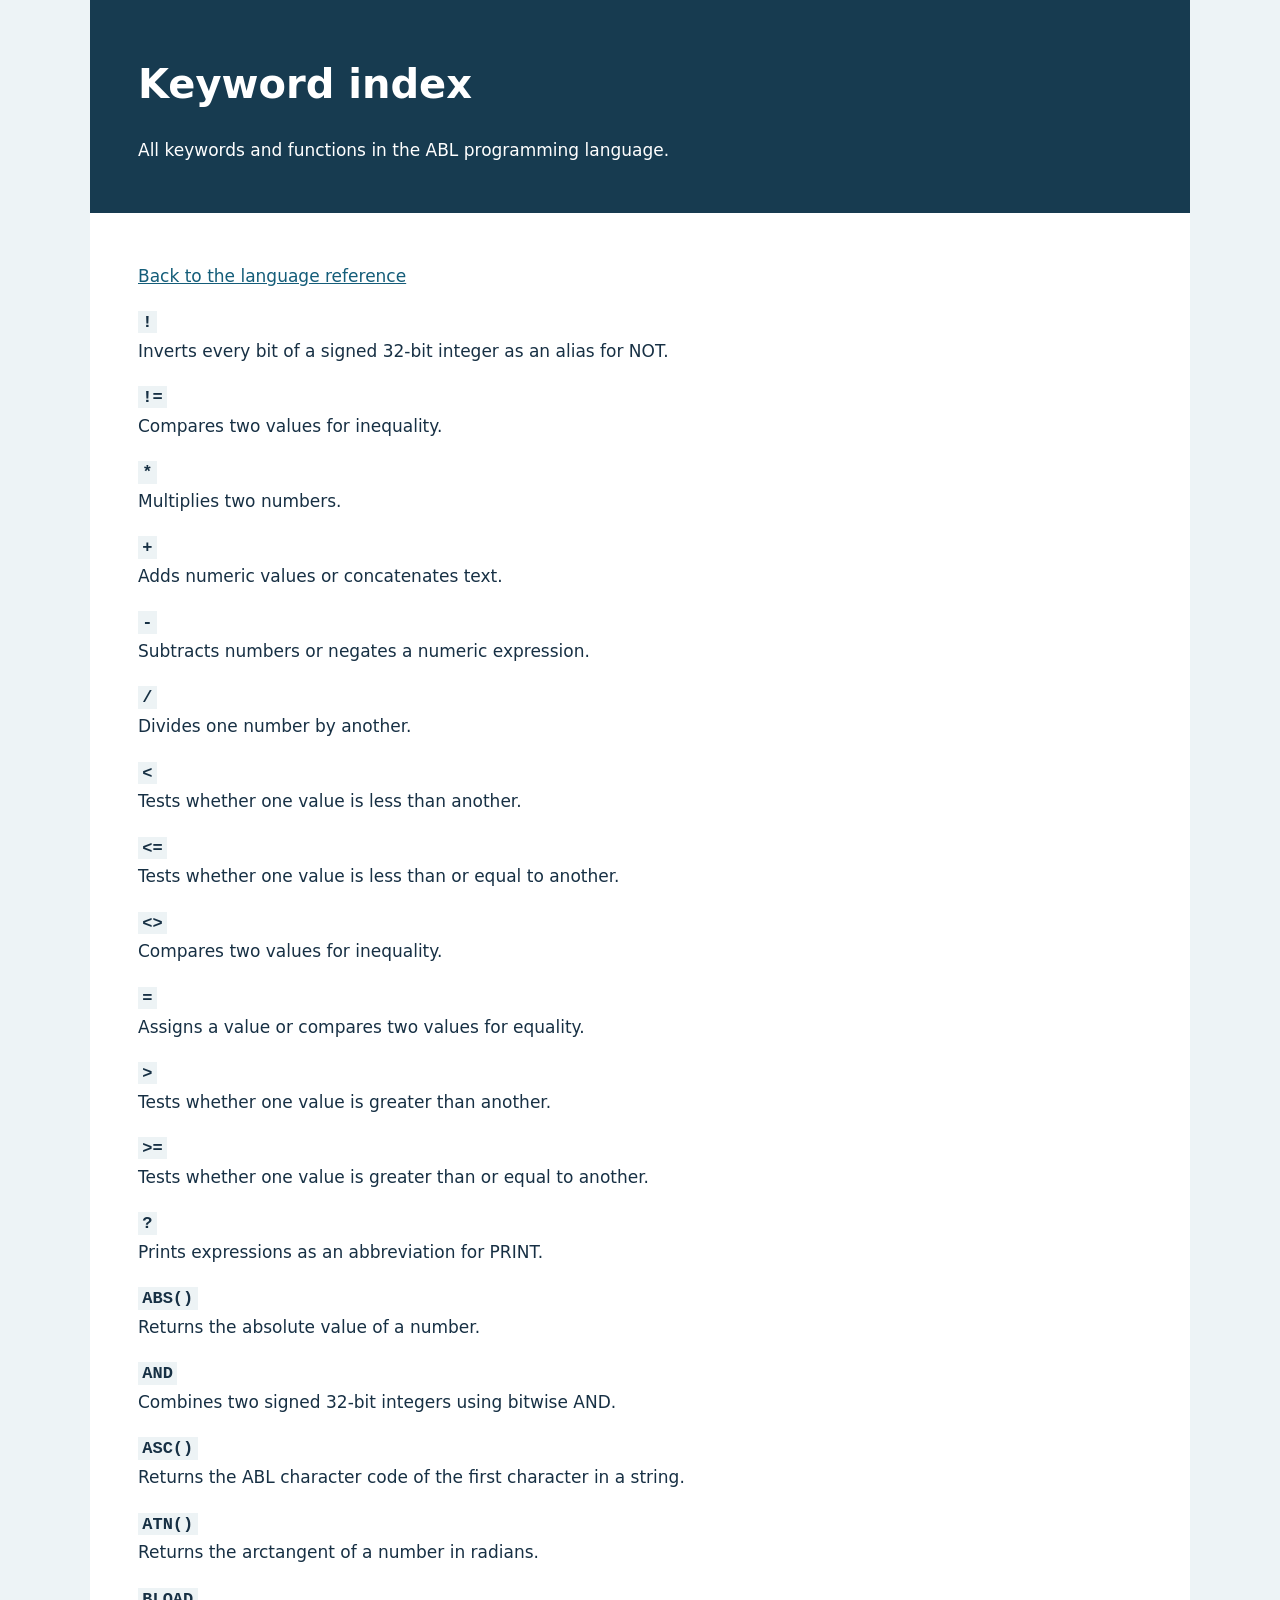
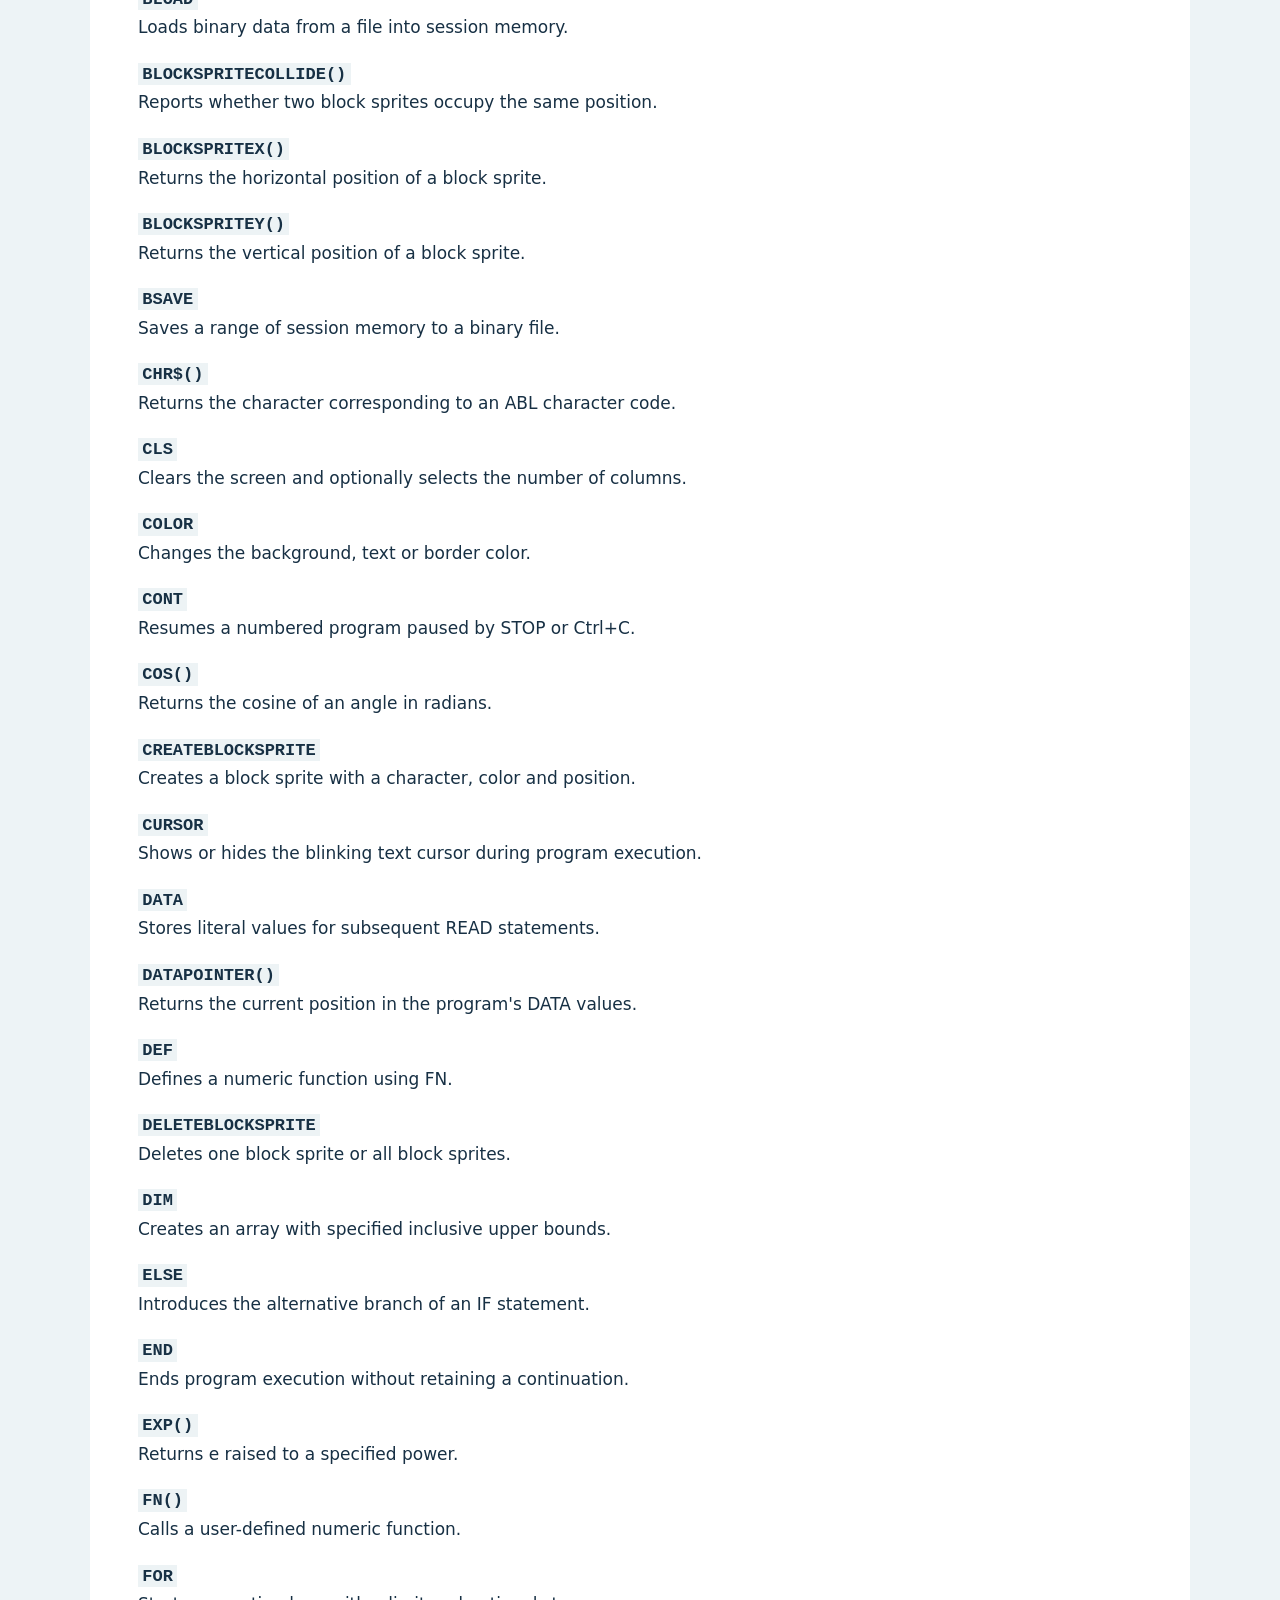
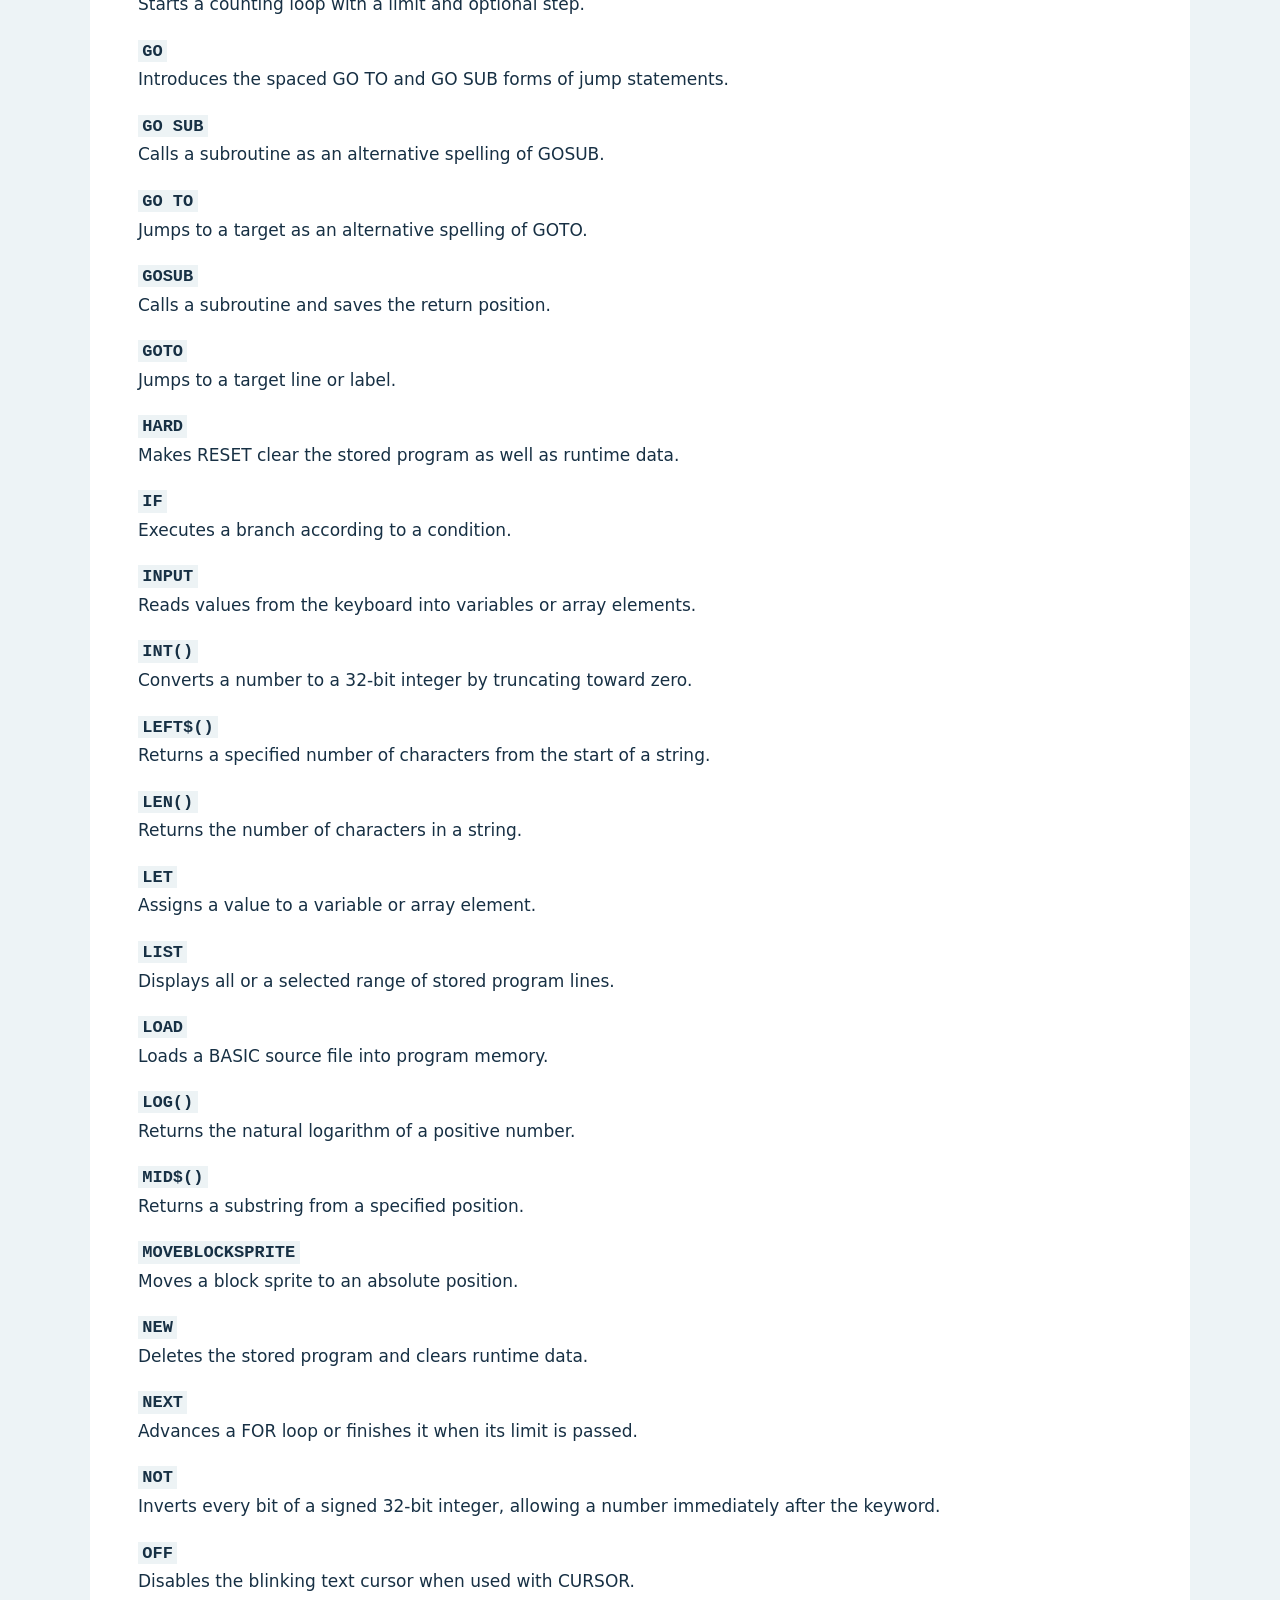
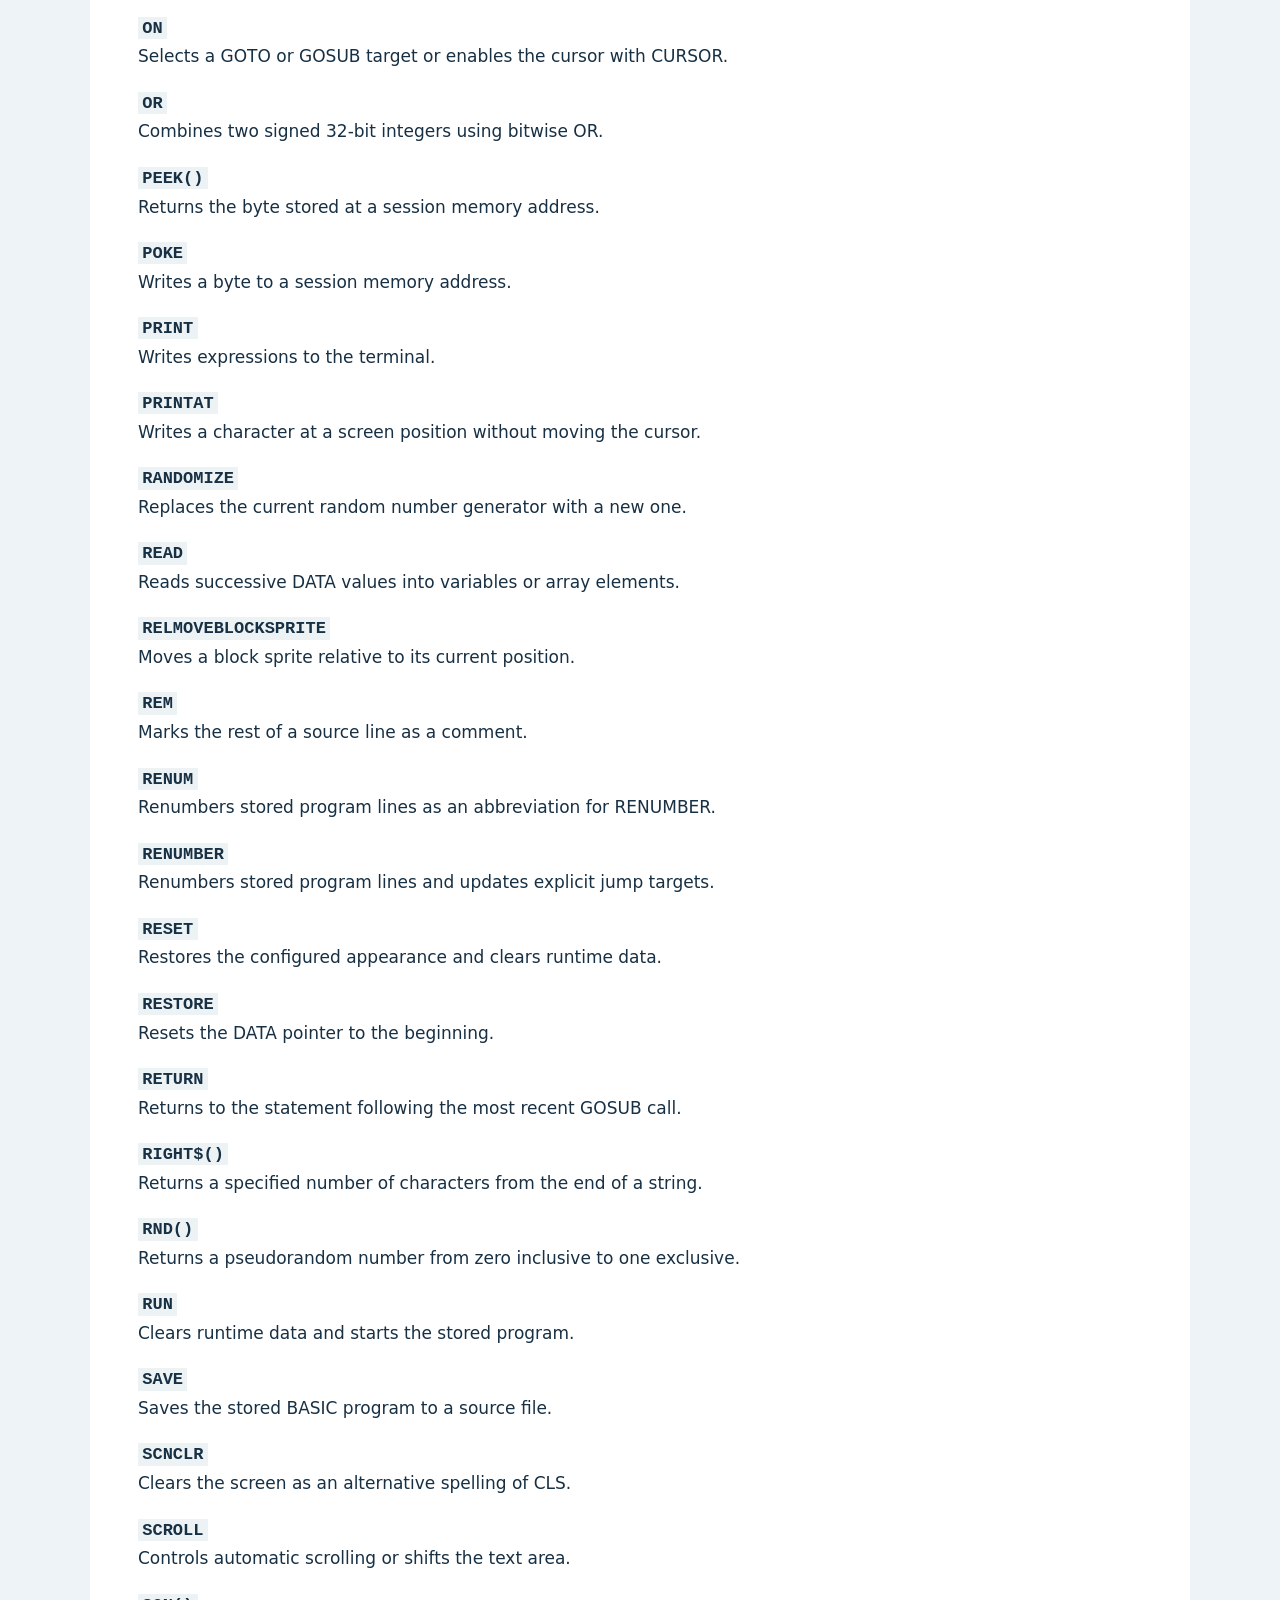
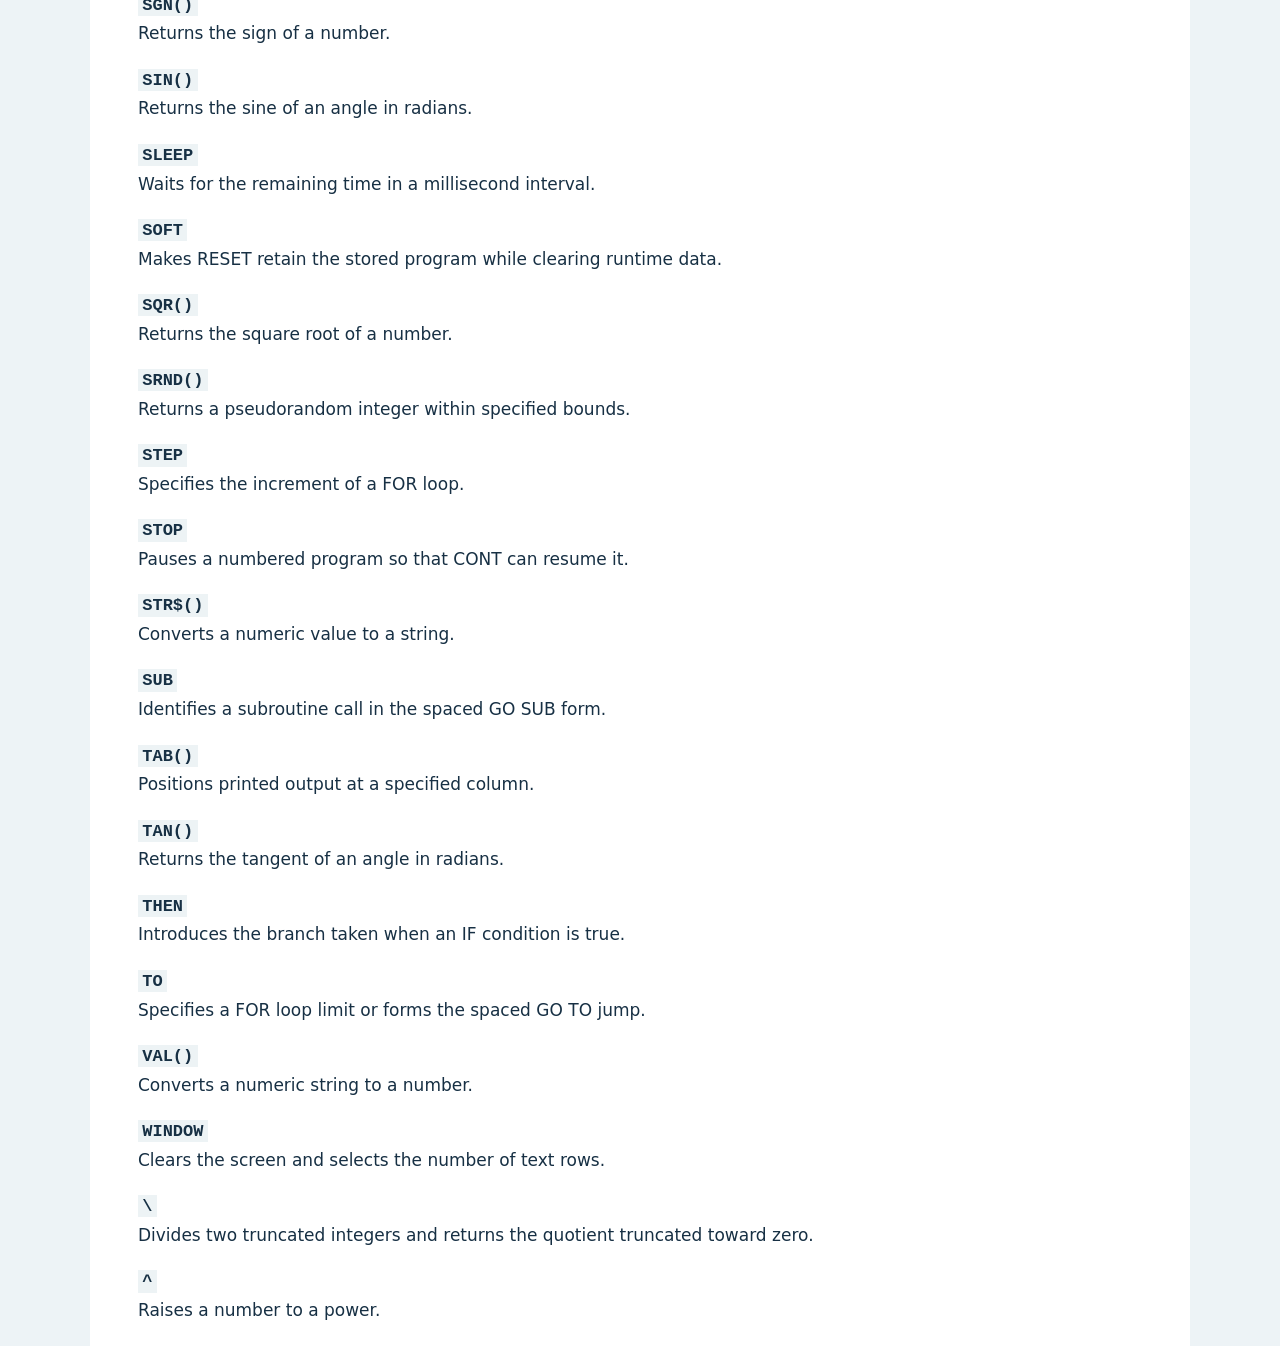
<file: manual/index.html>
<!DOCTYPE html>
<html lang="en">
<head>
    <meta charset="utf-8" />
    <meta name="viewport" content="width=device-width, initial-scale=1" />
    <title>Keyword index | ABL manual</title>
    <link rel="stylesheet" href="../style.css" />
</head>
<body>
    <header>
        <h1>Keyword index</h1>
        <p>All keywords and functions in the ABL programming language.</p>
    </header>
    <main>
        <p><a href="../index.html">Back to the language reference</a></p>

        <p>
            <b><code>!</code></b><br />
            Inverts every bit of a signed 32-bit integer as an alias for NOT.
        </p>
        <p>
            <b><code>!=</code></b><br />
            Compares two values for inequality.
        </p>
        <p>
            <b><code>*</code></b><br />
            Multiplies two numbers.
        </p>
        <p>
            <b><code>+</code></b><br />
            Adds numeric values or concatenates text.
        </p>
        <p>
            <b><code>-</code></b><br />
            Subtracts numbers or negates a numeric expression.
        </p>
        <p>
            <b><code>/</code></b><br />
            Divides one number by another.
        </p>
        <p>
            <b><code>&lt;</code></b><br />
            Tests whether one value is less than another.
        </p>
        <p>
            <b><code>&lt;=</code></b><br />
            Tests whether one value is less than or equal to another.
        </p>
        <p>
            <b><code>&lt;&gt;</code></b><br />
            Compares two values for inequality.
        </p>
        <p>
            <b><code>=</code></b><br />
            Assigns a value or compares two values for equality.
        </p>
        <p>
            <b><code>&gt;</code></b><br />
            Tests whether one value is greater than another.
        </p>
        <p>
            <b><code>&gt;=</code></b><br />
            Tests whether one value is greater than or equal to another.
        </p>
        <p>
            <b><code>?</code></b><br />
            Prints expressions as an abbreviation for PRINT.
        </p>
        <p>
            <b><code>ABS()</code></b><br />
            Returns the absolute value of a number.
        </p>
        <p>
            <b><code>AND</code></b><br />
            Combines two signed 32-bit integers using bitwise AND.
        </p>
        <p>
            <b><code>ASC()</code></b><br />
            Returns the ABL character code of the first character in a string.
        </p>
        <p>
            <b><code>ATN()</code></b><br />
            Returns the arctangent of a number in radians.
        </p>
        <p>
            <b><code>BLOAD</code></b><br />
            Loads binary data from a file into session memory.
        </p>
        <p>
            <b><code>BLOCKSPRITECOLLIDE()</code></b><br />
            Reports whether two block sprites occupy the same position.
        </p>
        <p>
            <b><code>BLOCKSPRITEX()</code></b><br />
            Returns the horizontal position of a block sprite.
        </p>
        <p>
            <b><code>BLOCKSPRITEY()</code></b><br />
            Returns the vertical position of a block sprite.
        </p>
        <p>
            <b><code>BSAVE</code></b><br />
            Saves a range of session memory to a binary file.
        </p>
        <p>
            <b><code>CHR$()</code></b><br />
            Returns the character corresponding to an ABL character code.
        </p>
        <p>
            <b><code>CLS</code></b><br />
            Clears the screen and optionally selects the number of columns.
        </p>
        <p>
            <b><code>COLOR</code></b><br />
            Changes the background, text or border color.
        </p>
        <p>
            <b><code>CONT</code></b><br />
            Resumes a numbered program paused by STOP or Ctrl+C.
        </p>
        <p>
            <b><code>COS()</code></b><br />
            Returns the cosine of an angle in radians.
        </p>
        <p>
            <b><code>CREATEBLOCKSPRITE</code></b><br />
            Creates a block sprite with a character, color and position.
        </p>
        <p>
            <b><code>CURSOR</code></b><br />
            Shows or hides the blinking text cursor during program execution.
        </p>
        <p>
            <b><code>DATA</code></b><br />
            Stores literal values for subsequent READ statements.
        </p>
        <p>
            <b><code>DATAPOINTER()</code></b><br />
            Returns the current position in the program&#39;s DATA values.
        </p>
        <p>
            <b><code>DEF</code></b><br />
            Defines a numeric function using FN.
        </p>
        <p>
            <b><code>DELETEBLOCKSPRITE</code></b><br />
            Deletes one block sprite or all block sprites.
        </p>
        <p>
            <b><code>DIM</code></b><br />
            Creates an array with specified inclusive upper bounds.
        </p>
        <p>
            <b><code>ELSE</code></b><br />
            Introduces the alternative branch of an IF statement.
        </p>
        <p>
            <b><code>END</code></b><br />
            Ends program execution without retaining a continuation.
        </p>
        <p>
            <b><code>EXP()</code></b><br />
            Returns e raised to a specified power.
        </p>
        <p>
            <b><code>FN()</code></b><br />
            Calls a user-defined numeric function.
        </p>
        <p>
            <b><code>FOR</code></b><br />
            Starts a counting loop with a limit and optional step.
        </p>
        <p>
            <b><code>GO</code></b><br />
            Introduces the spaced GO TO and GO SUB forms of jump statements.
        </p>
        <p>
            <b><code>GO SUB</code></b><br />
            Calls a subroutine as an alternative spelling of GOSUB.
        </p>
        <p>
            <b><code>GO TO</code></b><br />
            Jumps to a target as an alternative spelling of GOTO.
        </p>
        <p>
            <b><code>GOSUB</code></b><br />
            Calls a subroutine and saves the return position.
        </p>
        <p>
            <b><code>GOTO</code></b><br />
            Jumps to a target line or label.
        </p>
        <p>
            <b><code>HARD</code></b><br />
            Makes RESET clear the stored program as well as runtime data.
        </p>
        <p>
            <b><code>IF</code></b><br />
            Executes a branch according to a condition.
        </p>
        <p>
            <b><code>INPUT</code></b><br />
            Reads values from the keyboard into variables or array elements.
        </p>
        <p>
            <b><code>INT()</code></b><br />
            Converts a number to a 32-bit integer by truncating toward zero.
        </p>
        <p>
            <b><code>LEFT$()</code></b><br />
            Returns a specified number of characters from the start of a string.
        </p>
        <p>
            <b><code>LEN()</code></b><br />
            Returns the number of characters in a string.
        </p>
        <p>
            <b><code>LET</code></b><br />
            Assigns a value to a variable or array element.
        </p>
        <p>
            <b><code>LIST</code></b><br />
            Displays all or a selected range of stored program lines.
        </p>
        <p>
            <b><code>LOAD</code></b><br />
            Loads a BASIC source file into program memory.
        </p>
        <p>
            <b><code>LOG()</code></b><br />
            Returns the natural logarithm of a positive number.
        </p>
        <p>
            <b><code>MID$()</code></b><br />
            Returns a substring from a specified position.
        </p>
        <p>
            <b><code>MOVEBLOCKSPRITE</code></b><br />
            Moves a block sprite to an absolute position.
        </p>
        <p>
            <b><code>NEW</code></b><br />
            Deletes the stored program and clears runtime data.
        </p>
        <p>
            <b><code>NEXT</code></b><br />
            Advances a FOR loop or finishes it when its limit is passed.
        </p>
        <p>
            <b><code>NOT</code></b><br />
            Inverts every bit of a signed 32-bit integer, allowing a number immediately after the keyword.
        </p>
        <p>
            <b><code>OFF</code></b><br />
            Disables the blinking text cursor when used with CURSOR.
        </p>
        <p>
            <b><code>ON</code></b><br />
            Selects a GOTO or GOSUB target or enables the cursor with CURSOR.
        </p>
        <p>
            <b><code>OR</code></b><br />
            Combines two signed 32-bit integers using bitwise OR.
        </p>
        <p>
            <b><code>PEEK()</code></b><br />
            Returns the byte stored at a session memory address.
        </p>
        <p>
            <b><code>POKE</code></b><br />
            Writes a byte to a session memory address.
        </p>
        <p>
            <b><code>PRINT</code></b><br />
            Writes expressions to the terminal.
        </p>
        <p>
            <b><code>PRINTAT</code></b><br />
            Writes a character at a screen position without moving the cursor.
        </p>
        <p>
            <b><code>RANDOMIZE</code></b><br />
            Replaces the current random number generator with a new one.
        </p>
        <p>
            <b><code>READ</code></b><br />
            Reads successive DATA values into variables or array elements.
        </p>
        <p>
            <b><code>RELMOVEBLOCKSPRITE</code></b><br />
            Moves a block sprite relative to its current position.
        </p>
        <p>
            <b><code>REM</code></b><br />
            Marks the rest of a source line as a comment.
        </p>
        <p>
            <b><code>RENUM</code></b><br />
            Renumbers stored program lines as an abbreviation for RENUMBER.
        </p>
        <p>
            <b><code>RENUMBER</code></b><br />
            Renumbers stored program lines and updates explicit jump targets.
        </p>
        <p>
            <b><code>RESET</code></b><br />
            Restores the configured appearance and clears runtime data.
        </p>
        <p>
            <b><code>RESTORE</code></b><br />
            Resets the DATA pointer to the beginning.
        </p>
        <p>
            <b><code>RETURN</code></b><br />
            Returns to the statement following the most recent GOSUB call.
        </p>
        <p>
            <b><code>RIGHT$()</code></b><br />
            Returns a specified number of characters from the end of a string.
        </p>
        <p>
            <b><code>RND()</code></b><br />
            Returns a pseudorandom number from zero inclusive to one exclusive.
        </p>
        <p>
            <b><code>RUN</code></b><br />
            Clears runtime data and starts the stored program.
        </p>
        <p>
            <b><code>SAVE</code></b><br />
            Saves the stored BASIC program to a source file.
        </p>
        <p>
            <b><code>SCNCLR</code></b><br />
            Clears the screen as an alternative spelling of CLS.
        </p>
        <p>
            <b><code>SCROLL</code></b><br />
            Controls automatic scrolling or shifts the text area.
        </p>
        <p>
            <b><code>SGN()</code></b><br />
            Returns the sign of a number.
        </p>
        <p>
            <b><code>SIN()</code></b><br />
            Returns the sine of an angle in radians.
        </p>
        <p>
            <b><code>SLEEP</code></b><br />
            Waits for the remaining time in a millisecond interval.
        </p>
        <p>
            <b><code>SOFT</code></b><br />
            Makes RESET retain the stored program while clearing runtime data.
        </p>
        <p>
            <b><code>SQR()</code></b><br />
            Returns the square root of a number.
        </p>
        <p>
            <b><code>SRND()</code></b><br />
            Returns a pseudorandom integer within specified bounds.
        </p>
        <p>
            <b><code>STEP</code></b><br />
            Specifies the increment of a FOR loop.
        </p>
        <p>
            <b><code>STOP</code></b><br />
            Pauses a numbered program so that CONT can resume it.
        </p>
        <p>
            <b><code>STR$()</code></b><br />
            Converts a numeric value to a string.
        </p>
        <p>
            <b><code>SUB</code></b><br />
            Identifies a subroutine call in the spaced GO SUB form.
        </p>
        <p>
            <b><code>TAB()</code></b><br />
            Positions printed output at a specified column.
        </p>
        <p>
            <b><code>TAN()</code></b><br />
            Returns the tangent of an angle in radians.
        </p>
        <p>
            <b><code>THEN</code></b><br />
            Introduces the branch taken when an IF condition is true.
        </p>
        <p>
            <b><code>TO</code></b><br />
            Specifies a FOR loop limit or forms the spaced GO TO jump.
        </p>
        <p>
            <b><code>VAL()</code></b><br />
            Converts a numeric string to a number.
        </p>
        <p>
            <b><code>WINDOW</code></b><br />
            Clears the screen and selects the number of text rows.
        </p>
        <p>
            <b><code>\</code></b><br />
            Divides two truncated integers and returns the quotient truncated toward zero.
        </p>
        <p>
            <b><code>^</code></b><br />
            Raises a number to a power.
        </p>

        <p><a href="../index.html">Back to the language reference.</a></p>
    </main>
    <footer><p>ABL – A BASIC Language · developed by Tomas Håkansson and Anders Hesselbom.</p></footer>
</body>
</html>
</file>
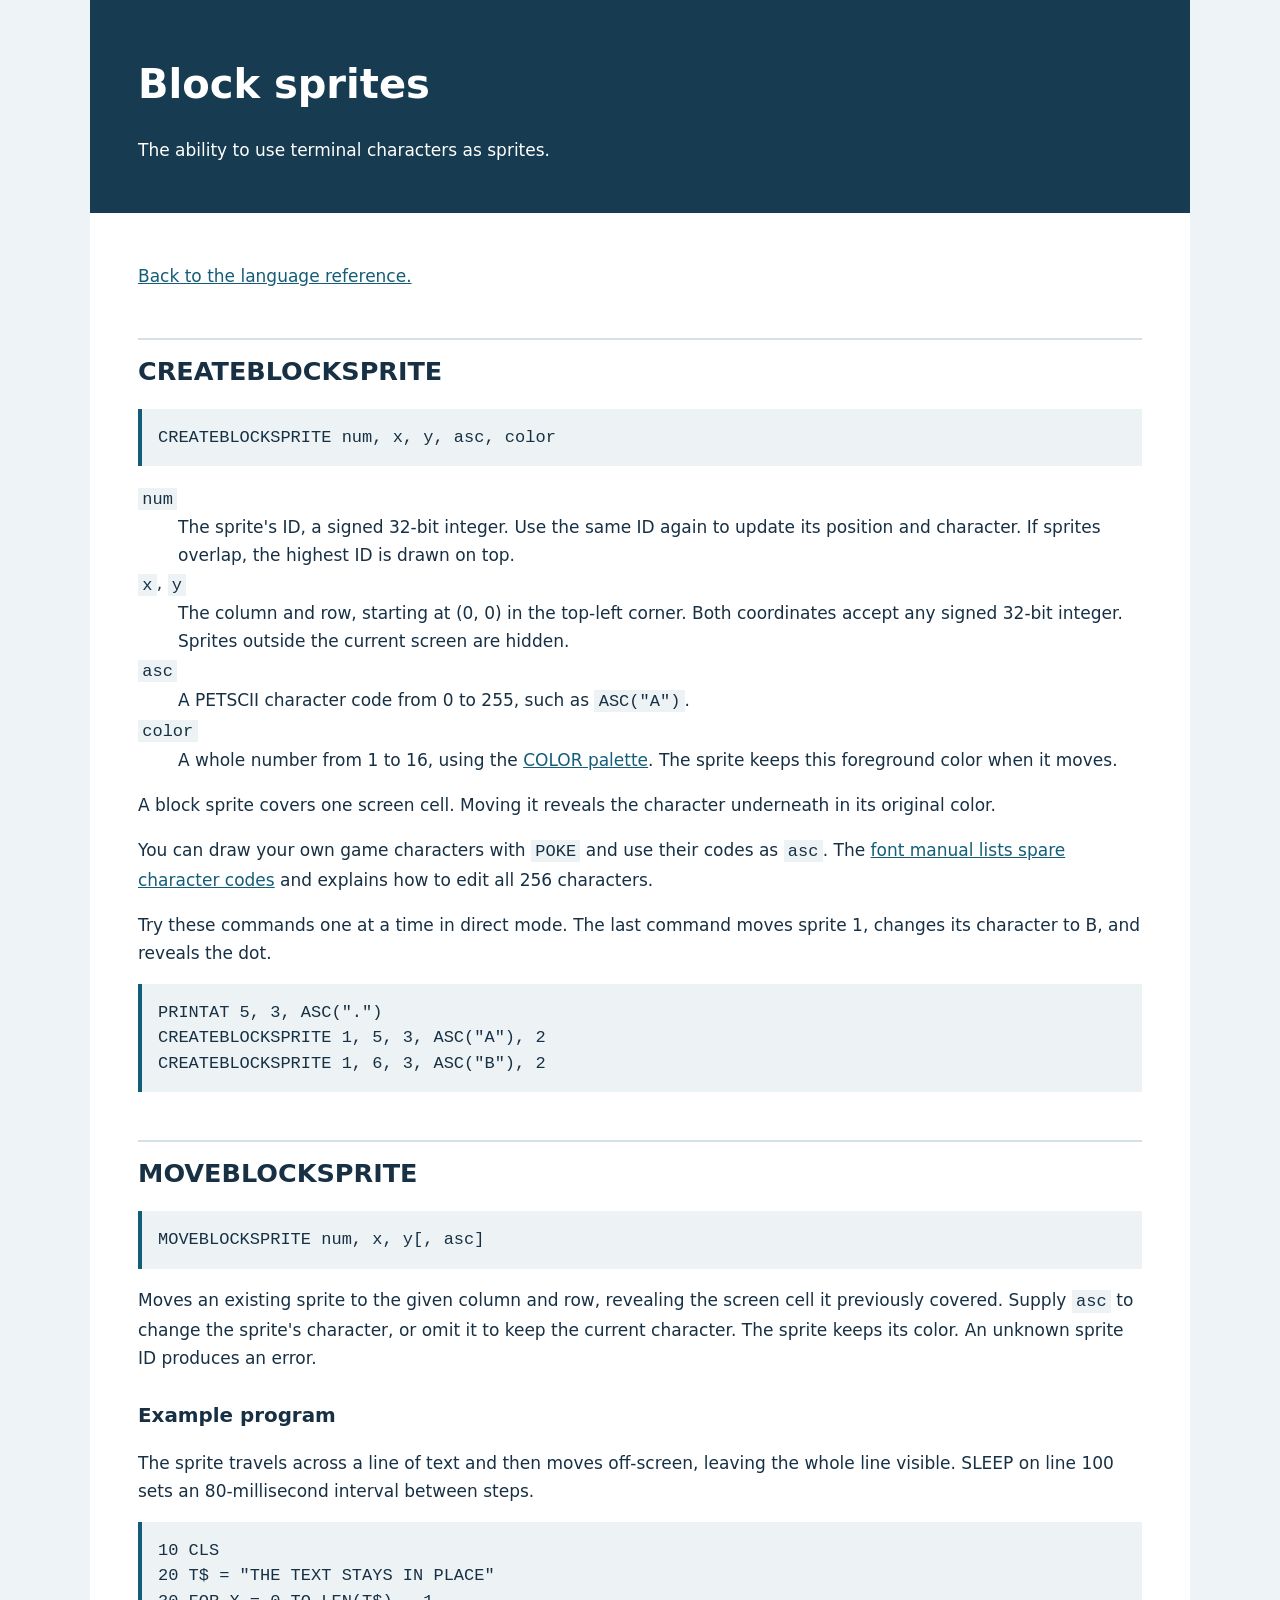
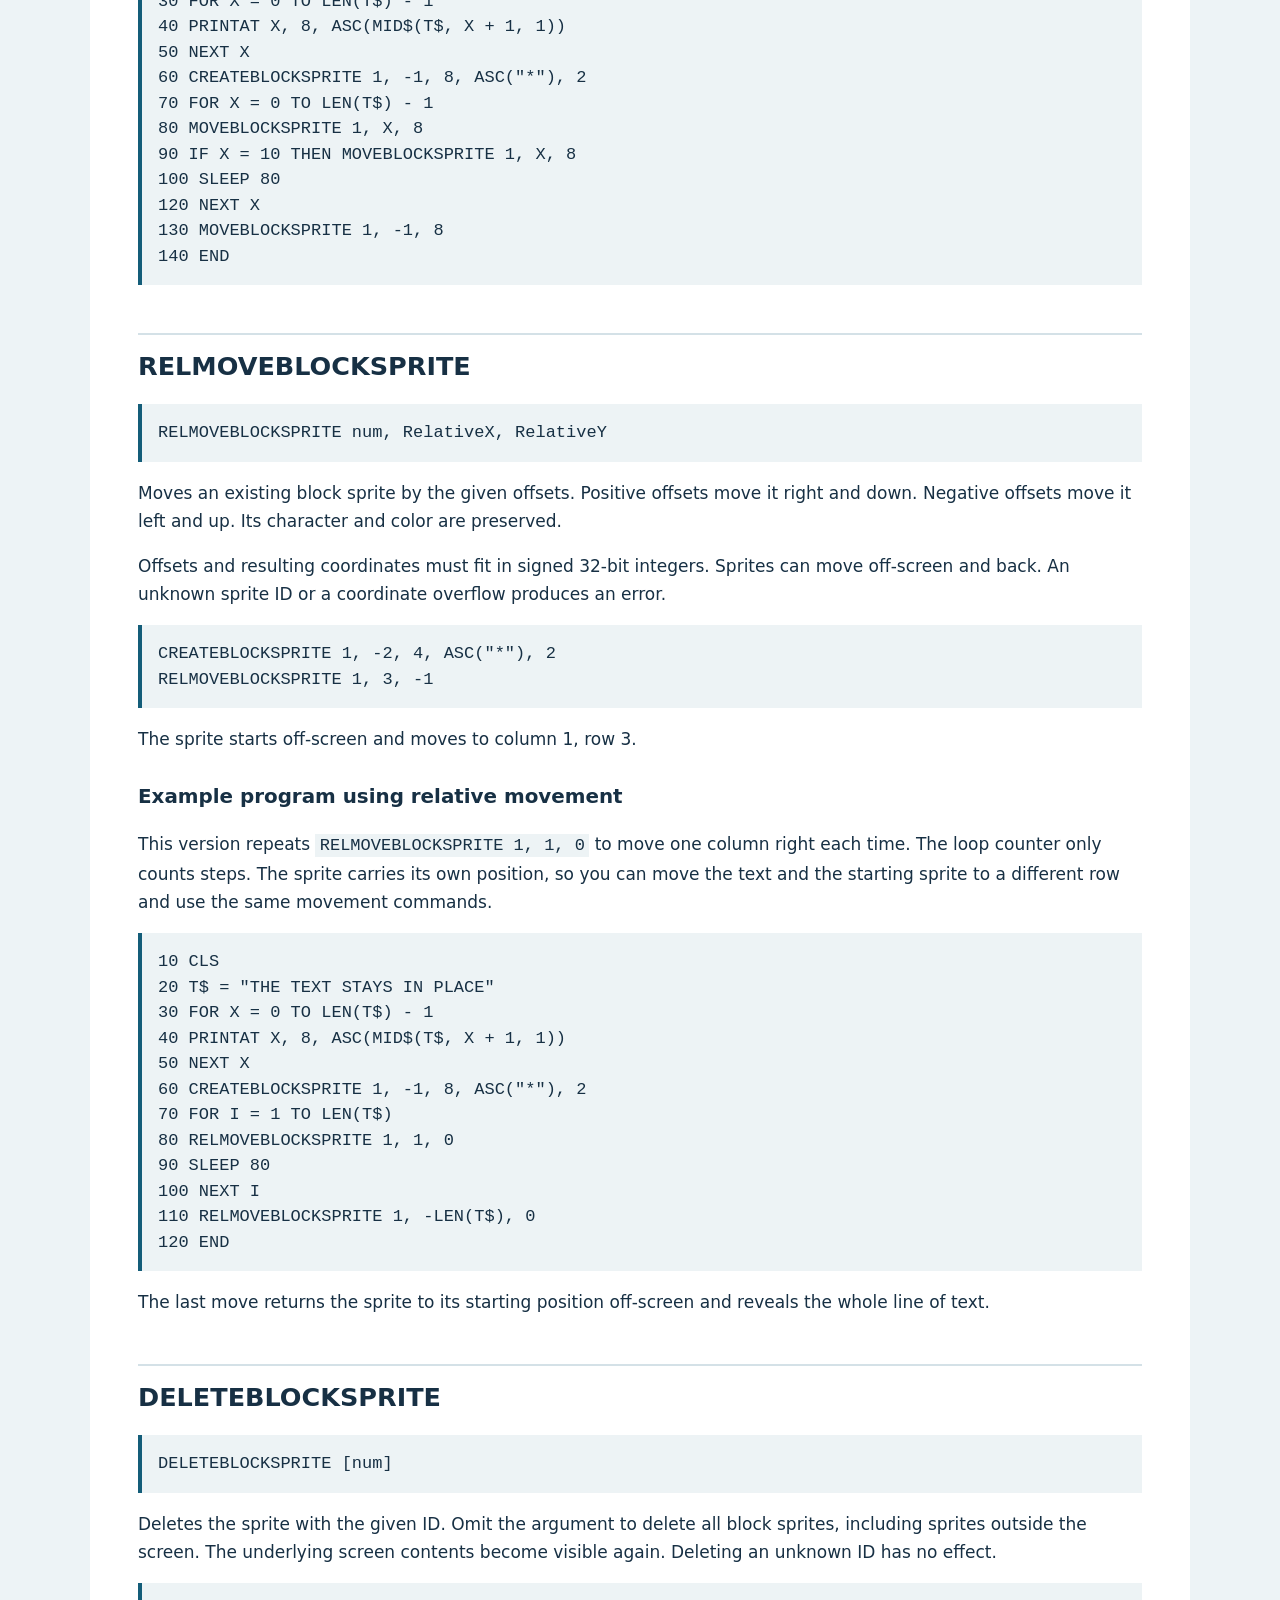
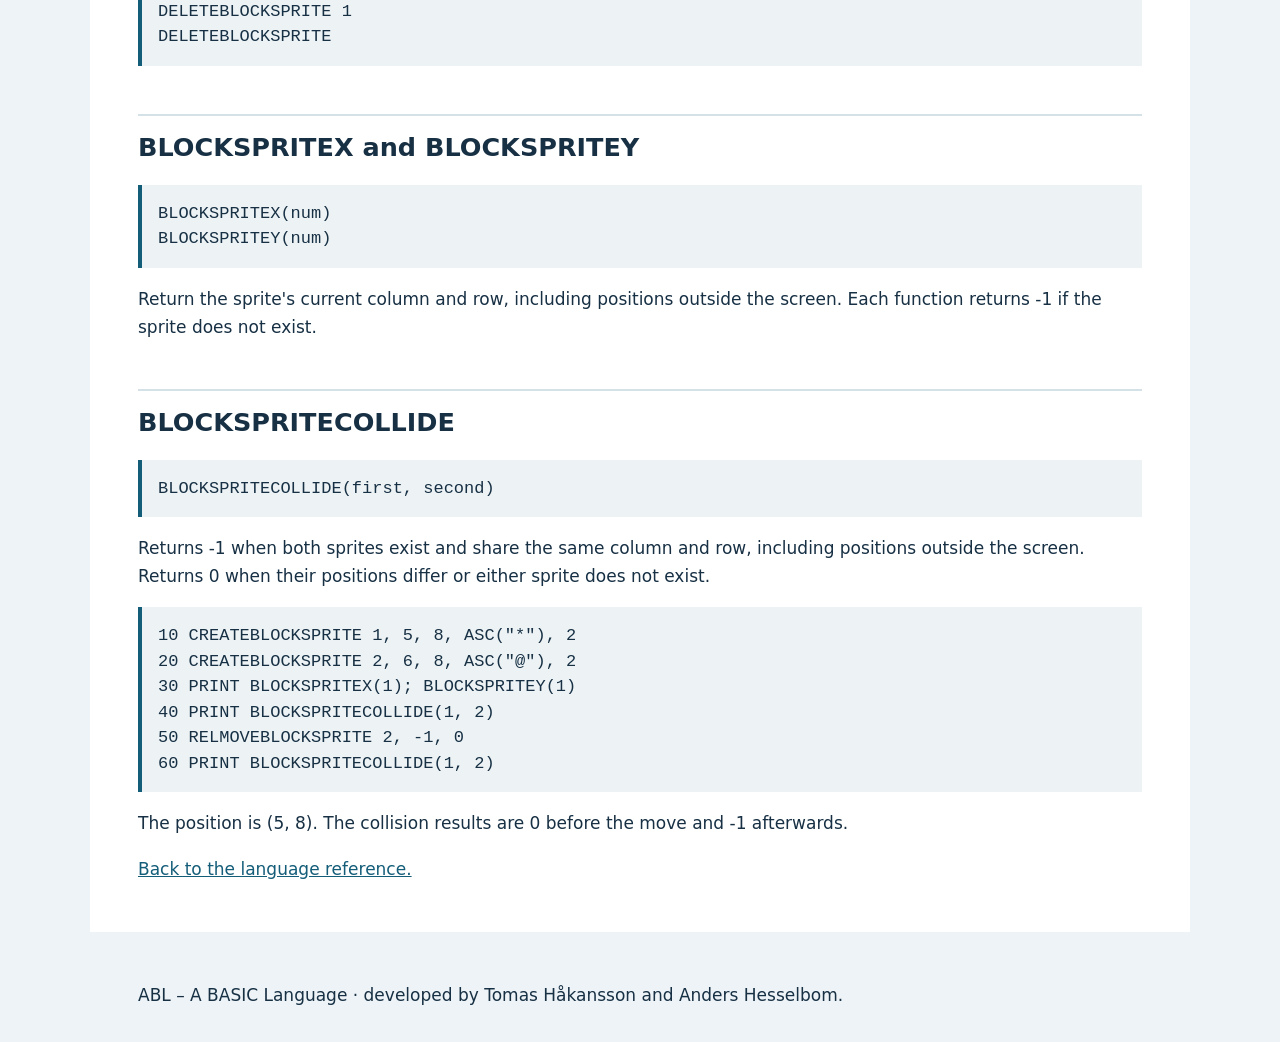
<file: manual/blocksprites.html>
<!DOCTYPE html>
<html lang="en">
<head>
    <meta charset="utf-8" />
    <meta name="viewport" content="width=device-width, initial-scale=1" />
    <title>Block sprites | ABL manual</title>
    <link rel="stylesheet" href="../style.css" />
</head>
<body>
    <header>
        <h1>Block sprites</h1>
        <p>The ability to use terminal characters as sprites.</p>
    </header>
    <main>
        <p><a href="../index.html#printat">Back to the language reference.</a></p>

        <section>
            <h2>CREATEBLOCKSPRITE</h2>
            <pre><code>CREATEBLOCKSPRITE num, x, y, asc, color</code></pre>
            <dl>
                <dt><code>num</code></dt>
                <dd>The sprite's ID, a signed 32-bit integer. Use the same ID again to update its position and character. If sprites overlap, the highest ID is drawn on top.</dd>
                <dt><code>x</code>, <code>y</code></dt>
                <dd>The column and row, starting at (0, 0) in the top-left corner. Both coordinates accept any signed 32-bit integer. Sprites outside the current screen are hidden.</dd>
                <dt><code>asc</code></dt>
                <dd>A PETSCII character code from 0 to 255, such as <code>ASC("A")</code>.</dd>
                <dt><code>color</code></dt>
                <dd>A whole number from 1 to 16, using the <a href="../index.html#color">COLOR palette</a>. The sprite keeps this foreground color when it moves.</dd>
            </dl>
            <p>A block sprite covers one screen cell. Moving it reveals the character underneath in its original color.</p>
            <p>You can draw your own game characters with <code>POKE</code> and use their codes as <code>asc</code>. The <a href="font.html#spare-characters">font manual lists spare character codes</a> and explains how to edit all 256 characters.</p>
            <p>Try these commands one at a time in direct mode. The last command moves sprite 1, changes its character to B, and reveals the dot.</p>
            <pre><code>PRINTAT 5, 3, ASC(".")
CREATEBLOCKSPRITE 1, 5, 3, ASC("A"), 2
CREATEBLOCKSPRITE 1, 6, 3, ASC("B"), 2</code></pre>
        </section>
        <section>
            <h2>MOVEBLOCKSPRITE</h2>
            <pre><code>MOVEBLOCKSPRITE num, x, y[, asc]</code></pre>
            <p>Moves an existing sprite to the given column and row, revealing the screen cell it previously covered. Supply <code>asc</code> to change the sprite's character, or omit it to keep the current character. The sprite keeps its color. An unknown sprite ID produces an error.</p>
            <h3>Example program</h3>
            <p>The sprite travels across a line of text and then moves off-screen, leaving the whole line visible. SLEEP on line 100 sets an 80-millisecond interval between steps.</p>
            <pre><code>10 CLS
20 T$ = "THE TEXT STAYS IN PLACE"
30 FOR X = 0 TO LEN(T$) - 1
40 PRINTAT X, 8, ASC(MID$(T$, X + 1, 1))
50 NEXT X
60 CREATEBLOCKSPRITE 1, -1, 8, ASC("*"), 2
70 FOR X = 0 TO LEN(T$) - 1
80 MOVEBLOCKSPRITE 1, X, 8
90 IF X = 10 THEN MOVEBLOCKSPRITE 1, X, 8
100 SLEEP 80
120 NEXT X
130 MOVEBLOCKSPRITE 1, -1, 8
140 END</code></pre>
        </section>
        <section>
            <h2>RELMOVEBLOCKSPRITE</h2>
            <pre><code>RELMOVEBLOCKSPRITE num, RelativeX, RelativeY</code></pre>
            <p>Moves an existing block sprite by the given offsets. Positive offsets move it right and down. Negative offsets move it left and up. Its character and color are preserved.</p>
            <p>Offsets and resulting coordinates must fit in signed 32-bit integers. Sprites can move off-screen and back. An unknown sprite ID or a coordinate overflow produces an error.</p>
            <pre><code>CREATEBLOCKSPRITE 1, -2, 4, ASC("*"), 2
RELMOVEBLOCKSPRITE 1, 3, -1</code></pre>
            <p>The sprite starts off-screen and moves to column 1, row 3.</p>
            <h3>Example program using relative movement</h3>
            <p>This version repeats <code>RELMOVEBLOCKSPRITE 1, 1, 0</code> to move one column right each time. The loop counter only counts steps. The sprite carries its own position, so you can move the text and the starting sprite to a different row and use the same movement commands.</p>
            <pre><code>10 CLS
20 T$ = "THE TEXT STAYS IN PLACE"
30 FOR X = 0 TO LEN(T$) - 1
40 PRINTAT X, 8, ASC(MID$(T$, X + 1, 1))
50 NEXT X
60 CREATEBLOCKSPRITE 1, -1, 8, ASC("*"), 2
70 FOR I = 1 TO LEN(T$)
80 RELMOVEBLOCKSPRITE 1, 1, 0
90 SLEEP 80
100 NEXT I
110 RELMOVEBLOCKSPRITE 1, -LEN(T$), 0
120 END</code></pre>
            <p>The last move returns the sprite to its starting position off-screen and reveals the whole line of text.</p>
        </section>
        <section>
            <h2>DELETEBLOCKSPRITE</h2>
            <pre><code>DELETEBLOCKSPRITE [num]</code></pre>
            <p>Deletes the sprite with the given ID. Omit the argument to delete all block sprites, including sprites outside the screen. The underlying screen contents become visible again. Deleting an unknown ID has no effect.</p>
            <pre><code>DELETEBLOCKSPRITE 1
DELETEBLOCKSPRITE</code></pre>
        </section>
        <section>
            <h2>BLOCKSPRITEX and BLOCKSPRITEY</h2>
            <pre><code>BLOCKSPRITEX(num)
BLOCKSPRITEY(num)</code></pre>
            <p>Return the sprite's current column and row, including positions outside the screen. Each function returns -1 if the sprite does not exist.</p>
        </section>
        <section>
            <h2>BLOCKSPRITECOLLIDE</h2>
            <pre><code>BLOCKSPRITECOLLIDE(first, second)</code></pre>
            <p>Returns -1 when both sprites exist and share the same column and row, including positions outside the screen. Returns 0 when their positions differ or either sprite does not exist.</p>
            <pre><code>10 CREATEBLOCKSPRITE 1, 5, 8, ASC("*"), 2
20 CREATEBLOCKSPRITE 2, 6, 8, ASC("@"), 2
30 PRINT BLOCKSPRITEX(1); BLOCKSPRITEY(1)
40 PRINT BLOCKSPRITECOLLIDE(1, 2)
50 RELMOVEBLOCKSPRITE 2, -1, 0
60 PRINT BLOCKSPRITECOLLIDE(1, 2)</code></pre>
            <p>The position is (5, 8). The collision results are 0 before the move and -1 afterwards.</p>
        </section>

        <p><a href="../index.html#printat">Back to the language reference.</a></p>
    </main>
    <footer><p>ABL – A BASIC Language · developed by Tomas Håkansson and Anders Hesselbom.</p></footer>
</body>
</html>
</file>
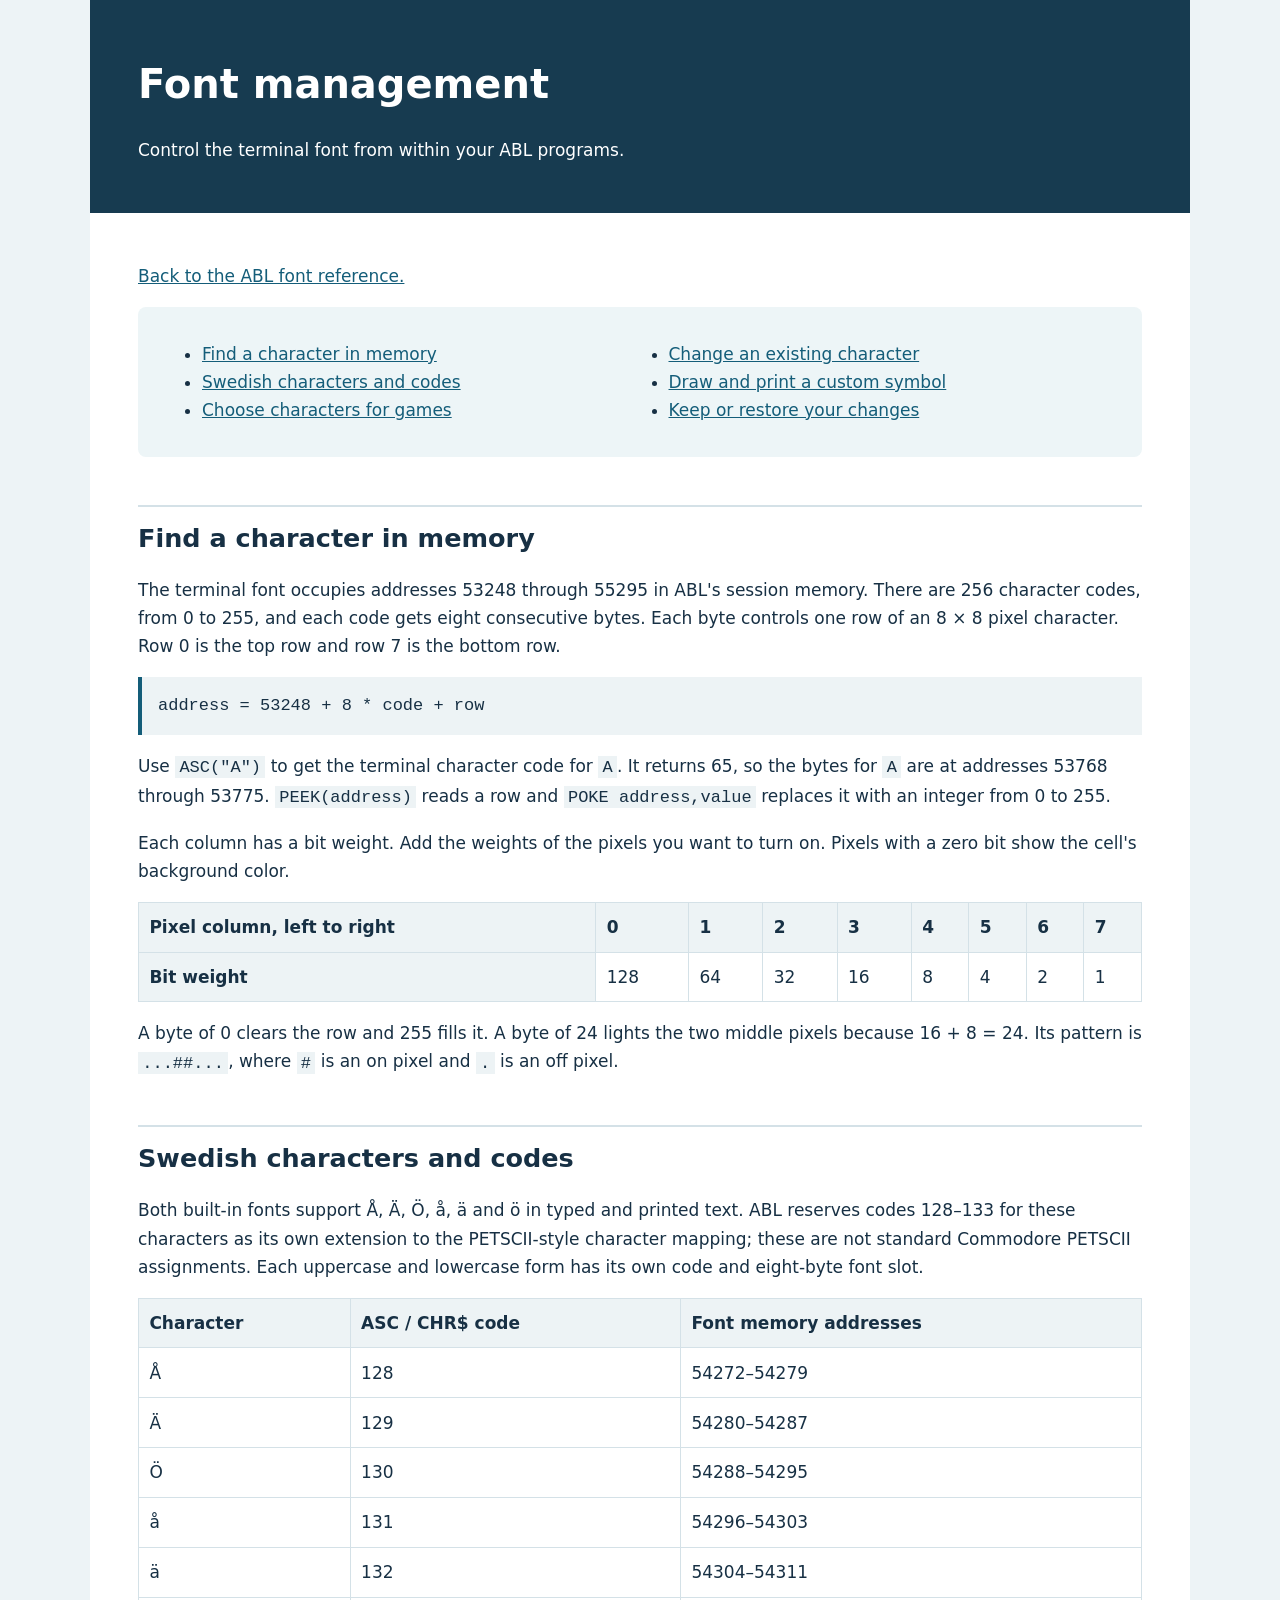
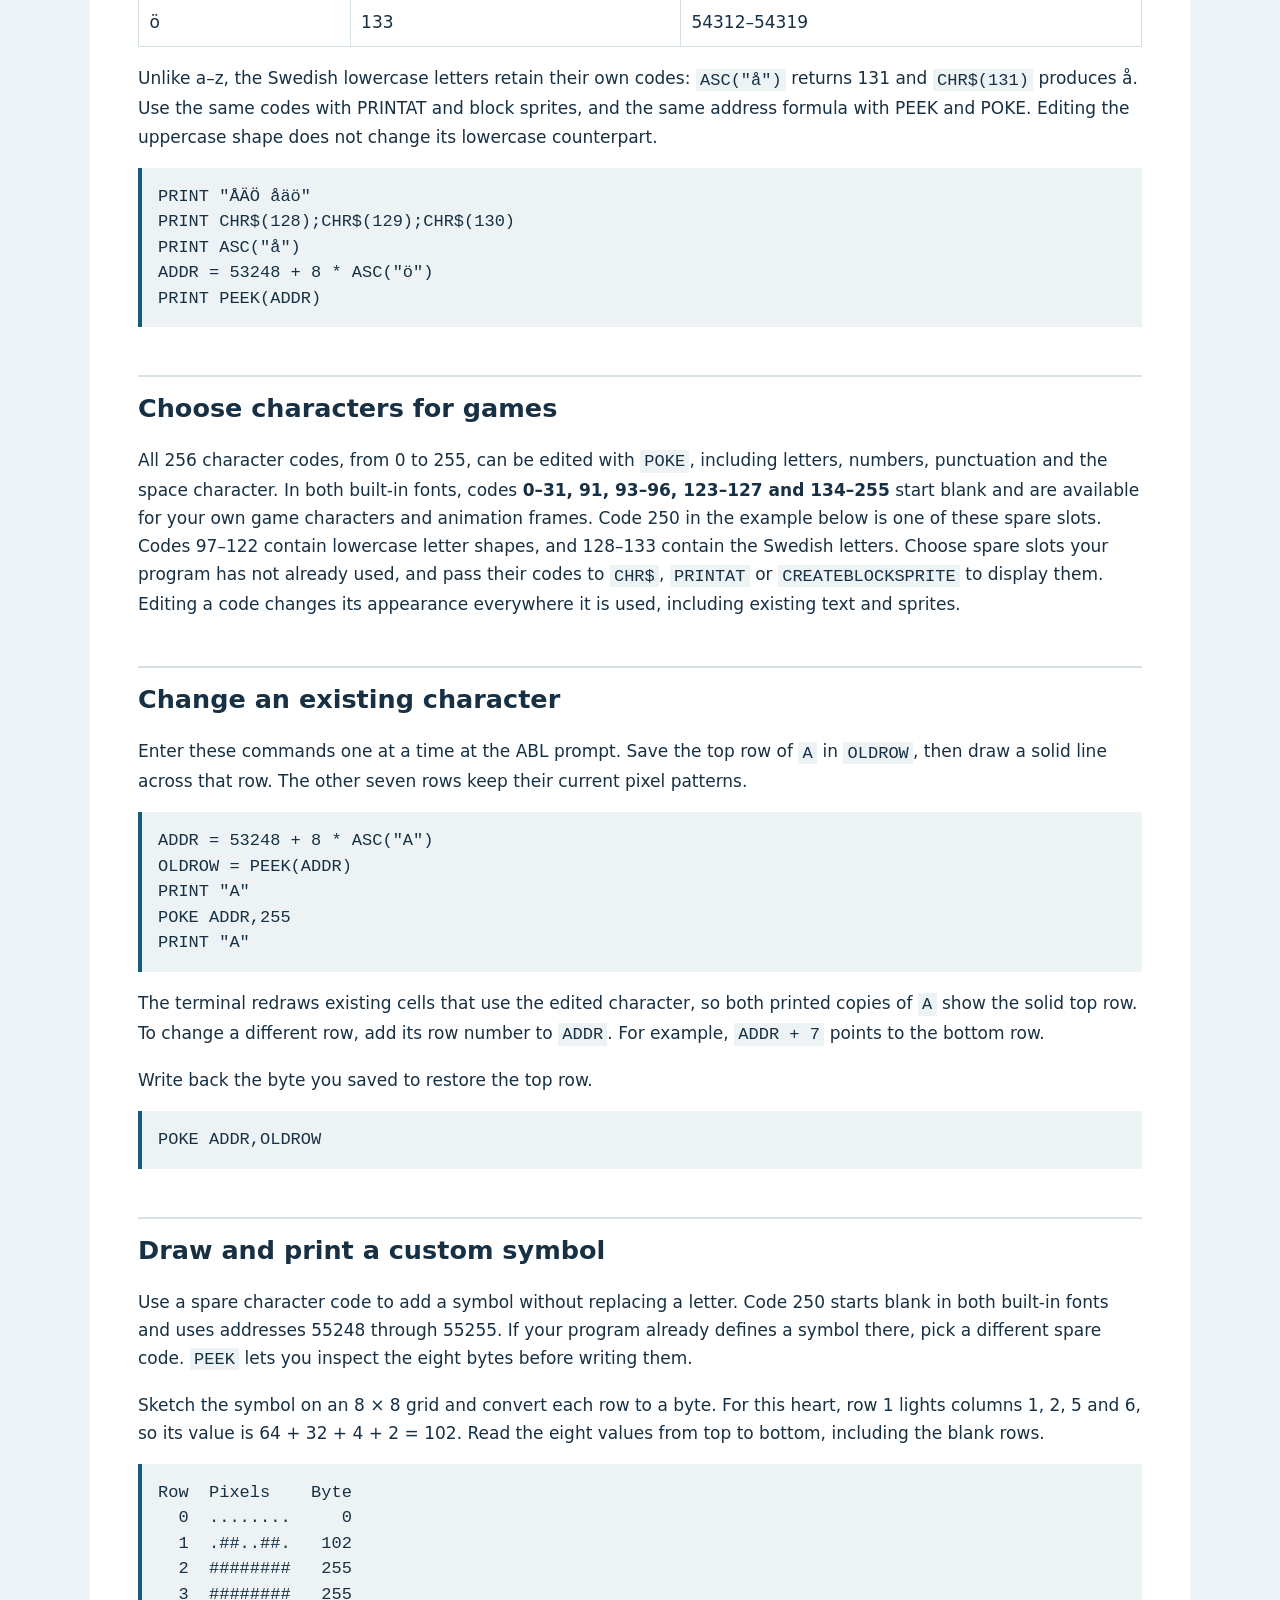
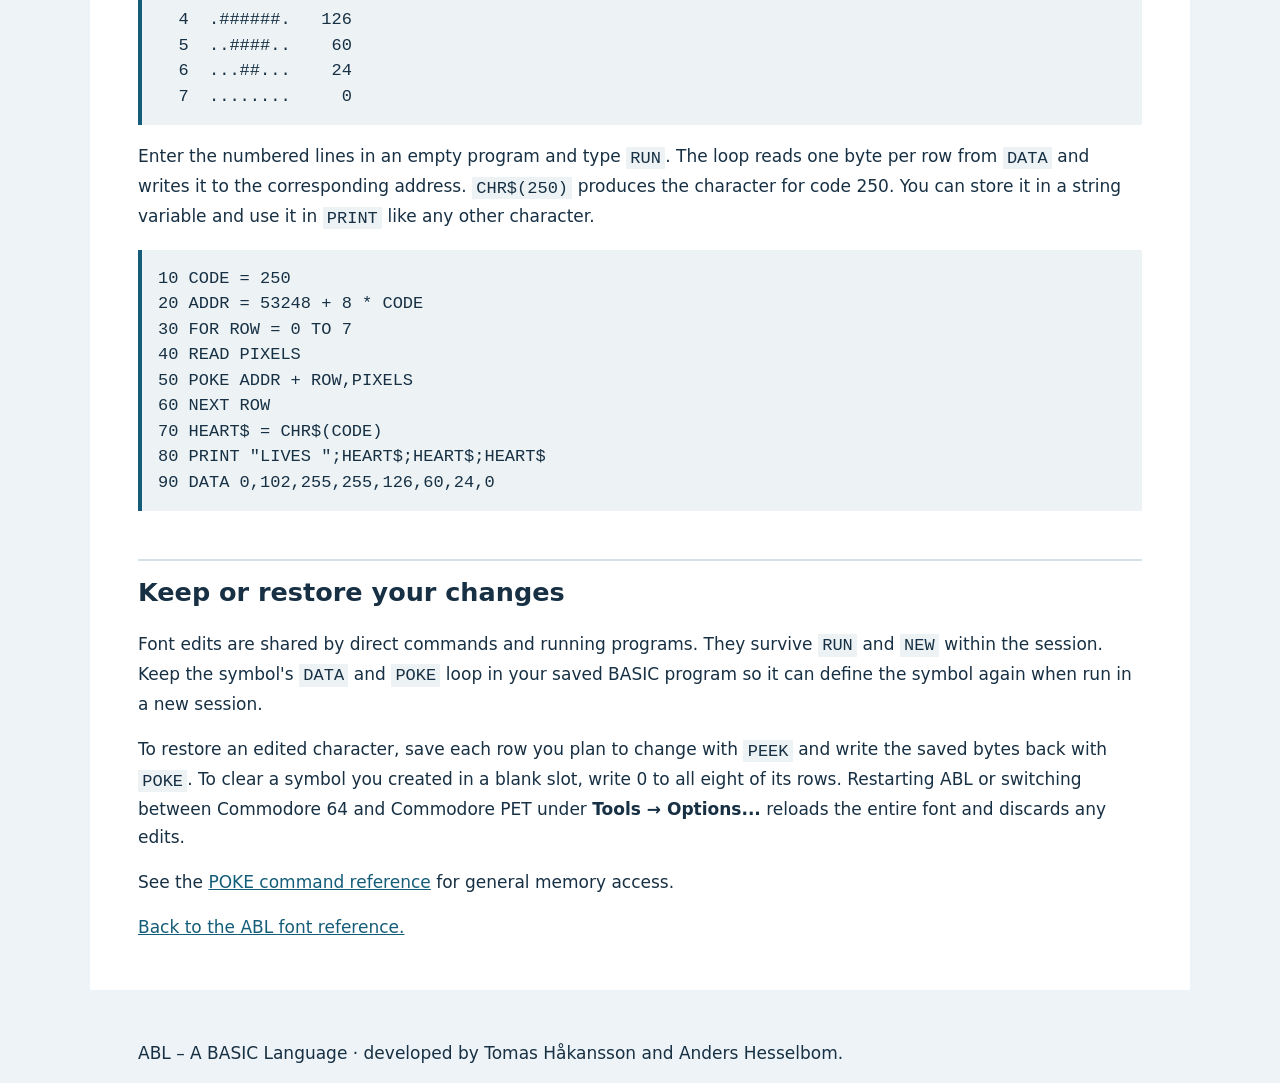
<file: manual/font.html>
<!DOCTYPE html>
<html lang="en">
<head>
    <meta charset="utf-8" />
    <meta name="viewport" content="width=device-width, initial-scale=1" />
    <title>Font management | ABL manual</title>
    <link rel="stylesheet" href="../style.css" />
</head>
<body>
    <header>
        <h1>Font management</h1>
        <p>Control the terminal font from within your ABL programs.</p>
    </header>
    <main>
        <p><a href="../index.html#terminal-font">Back to the ABL font reference.</a></p>

        <nav aria-label="On this page">
            <ul>
                <li><a href="#font-memory">Find a character in memory</a></li>
                <li><a href="#swedish-characters">Swedish characters and codes</a></li>
                <li><a href="#spare-characters">Choose characters for games</a></li>
                <li><a href="#change-character">Change an existing character</a></li>
                <li><a href="#custom-symbol">Draw and print a custom symbol</a></li>
                <li><a href="#restore-font">Keep or restore your changes</a></li>
            </ul>
        </nav>

        <section id="font-memory">
            <h2>Find a character in memory</h2>
            <p>The terminal font occupies addresses 53248 through 55295 in ABL's session memory. There are 256 character codes, from 0 to 255, and each code gets eight consecutive bytes. Each byte controls one row of an 8 × 8 pixel character. Row 0 is the top row and row 7 is the bottom row.</p>
            <pre><code>address = 53248 + 8 * code + row</code></pre>
            <p>Use <code>ASC("A")</code> to get the terminal character code for <code>A</code>. It returns 65, so the bytes for <code>A</code> are at addresses 53768 through 53775. <code>PEEK(address)</code> reads a row and <code>POKE address,value</code> replaces it with an integer from 0 to 255.</p>
            <p>Each column has a bit weight. Add the weights of the pixels you want to turn on. Pixels with a zero bit show the cell's background color.</p>
            <table>
                <thead>
                    <tr><th scope="col">Pixel column, left to right</th><th scope="col">0</th><th scope="col">1</th><th scope="col">2</th><th scope="col">3</th><th scope="col">4</th><th scope="col">5</th><th scope="col">6</th><th scope="col">7</th></tr>
                </thead>
                <tbody>
                    <tr><th scope="row">Bit weight</th><td>128</td><td>64</td><td>32</td><td>16</td><td>8</td><td>4</td><td>2</td><td>1</td></tr>
                </tbody>
            </table>
            <p>A byte of 0 clears the row and 255 fills it. A byte of 24 lights the two middle pixels because 16 + 8 = 24. Its pattern is <code>...##...</code>, where <code>#</code> is an on pixel and <code>.</code> is an off pixel.</p>
        </section>

        <section id="swedish-characters">
            <h2>Swedish characters and codes</h2>
            <p>Both built-in fonts support Å, Ä, Ö, å, ä and ö in typed and printed text. ABL reserves codes 128–133 for these characters as its own extension to the PETSCII-style character mapping; these are not standard Commodore PETSCII assignments. Each uppercase and lowercase form has its own code and eight-byte font slot.</p>
            <table>
                <thead><tr><th>Character</th><th>ASC / CHR$ code</th><th>Font memory addresses</th></tr></thead>
                <tbody>
                    <tr><td>Å</td><td>128</td><td>54272–54279</td></tr>
                    <tr><td>Ä</td><td>129</td><td>54280–54287</td></tr>
                    <tr><td>Ö</td><td>130</td><td>54288–54295</td></tr>
                    <tr><td>å</td><td>131</td><td>54296–54303</td></tr>
                    <tr><td>ä</td><td>132</td><td>54304–54311</td></tr>
                    <tr><td>ö</td><td>133</td><td>54312–54319</td></tr>
                </tbody>
            </table>
            <p>Unlike a–z, the Swedish lowercase letters retain their own codes: <code>ASC("å")</code> returns 131 and <code>CHR$(131)</code> produces å. Use the same codes with PRINTAT and block sprites, and the same address formula with PEEK and POKE. Editing the uppercase shape does not change its lowercase counterpart.</p>
            <pre><code>PRINT "ÅÄÖ åäö"
PRINT CHR$(128);CHR$(129);CHR$(130)
PRINT ASC("å")
ADDR = 53248 + 8 * ASC("ö")
PRINT PEEK(ADDR)</code></pre>
        </section>

        <section id="spare-characters">
            <h2>Choose characters for games</h2>
            <p>All 256 character codes, from 0 to 255, can be edited with <code>POKE</code>, including letters, numbers, punctuation and the space character. In both built-in fonts, codes <strong>0–31, 91, 93–96, 123–127 and 134–255</strong> start blank and are available for your own game characters and animation frames. Code 250 in the example below is one of these spare slots. Codes 97–122 contain lowercase letter shapes, and 128–133 contain the Swedish letters. Choose spare slots your program has not already used, and pass their codes to <code>CHR$</code>, <code>PRINTAT</code> or <code>CREATEBLOCKSPRITE</code> to display them. Editing a code changes its appearance everywhere it is used, including existing text and sprites.</p>
        </section>

        <section id="change-character">
            <h2>Change an existing character</h2>
            <p>Enter these commands one at a time at the ABL prompt. Save the top row of <code>A</code> in <code>OLDROW</code>, then draw a solid line across that row. The other seven rows keep their current pixel patterns.</p>
            <pre><code>ADDR = 53248 + 8 * ASC("A")
OLDROW = PEEK(ADDR)
PRINT "A"
POKE ADDR,255
PRINT "A"</code></pre>
            <p>The terminal redraws existing cells that use the edited character, so both printed copies of <code>A</code> show the solid top row. To change a different row, add its row number to <code>ADDR</code>. For example, <code>ADDR + 7</code> points to the bottom row.</p>
            <p>Write back the byte you saved to restore the top row.</p>
            <pre><code>POKE ADDR,OLDROW</code></pre>
        </section>

        <section id="custom-symbol">
            <h2>Draw and print a custom symbol</h2>
            <p>Use a spare character code to add a symbol without replacing a letter. Code 250 starts blank in both built-in fonts and uses addresses 55248 through 55255. If your program already defines a symbol there, pick a different spare code. <code>PEEK</code> lets you inspect the eight bytes before writing them.</p>
            <p>Sketch the symbol on an 8 × 8 grid and convert each row to a byte. For this heart, row 1 lights columns 1, 2, 5 and 6, so its value is 64 + 32 + 4 + 2 = 102. Read the eight values from top to bottom, including the blank rows.</p>
            <pre><code>Row  Pixels    Byte
  0  ........     0
  1  .##..##.   102
  2  ########   255
  3  ########   255
  4  .######.   126
  5  ..####..    60
  6  ...##...    24
  7  ........     0</code></pre>
            <p>Enter the numbered lines in an empty program and type <code>RUN</code>. The loop reads one byte per row from <code>DATA</code> and writes it to the corresponding address. <code>CHR$(250)</code> produces the character for code 250. You can store it in a string variable and use it in <code>PRINT</code> like any other character.</p>
            <pre><code>10 CODE = 250
20 ADDR = 53248 + 8 * CODE
30 FOR ROW = 0 TO 7
40 READ PIXELS
50 POKE ADDR + ROW,PIXELS
60 NEXT ROW
70 HEART$ = CHR$(CODE)
80 PRINT "LIVES ";HEART$;HEART$;HEART$
90 DATA 0,102,255,255,126,60,24,0</code></pre>
        </section>

        <section id="restore-font">
            <h2>Keep or restore your changes</h2>
            <p>Font edits are shared by direct commands and running programs. They survive <code>RUN</code> and <code>NEW</code> within the session. Keep the symbol's <code>DATA</code> and <code>POKE</code> loop in your saved BASIC program so it can define the symbol again when run in a new session.</p>
            <p>To restore an edited character, save each row you plan to change with <code>PEEK</code> and write the saved bytes back with <code>POKE</code>. To clear a symbol you created in a blank slot, write 0 to all eight of its rows. Restarting ABL or switching between Commodore 64 and Commodore PET under <strong>Tools → Options...</strong> reloads the entire font and discards any edits.</p>
            <p>See the <a href="../index.html#poke">POKE command reference</a> for general memory access.</p>
        </section>

        <p><a href="../index.html#terminal-font">Back to the ABL font reference.</a></p>
    </main>
    <footer><p>ABL – A BASIC Language · developed by Tomas Håkansson and Anders Hesselbom.</p></footer>
</body>
</html>
</file>
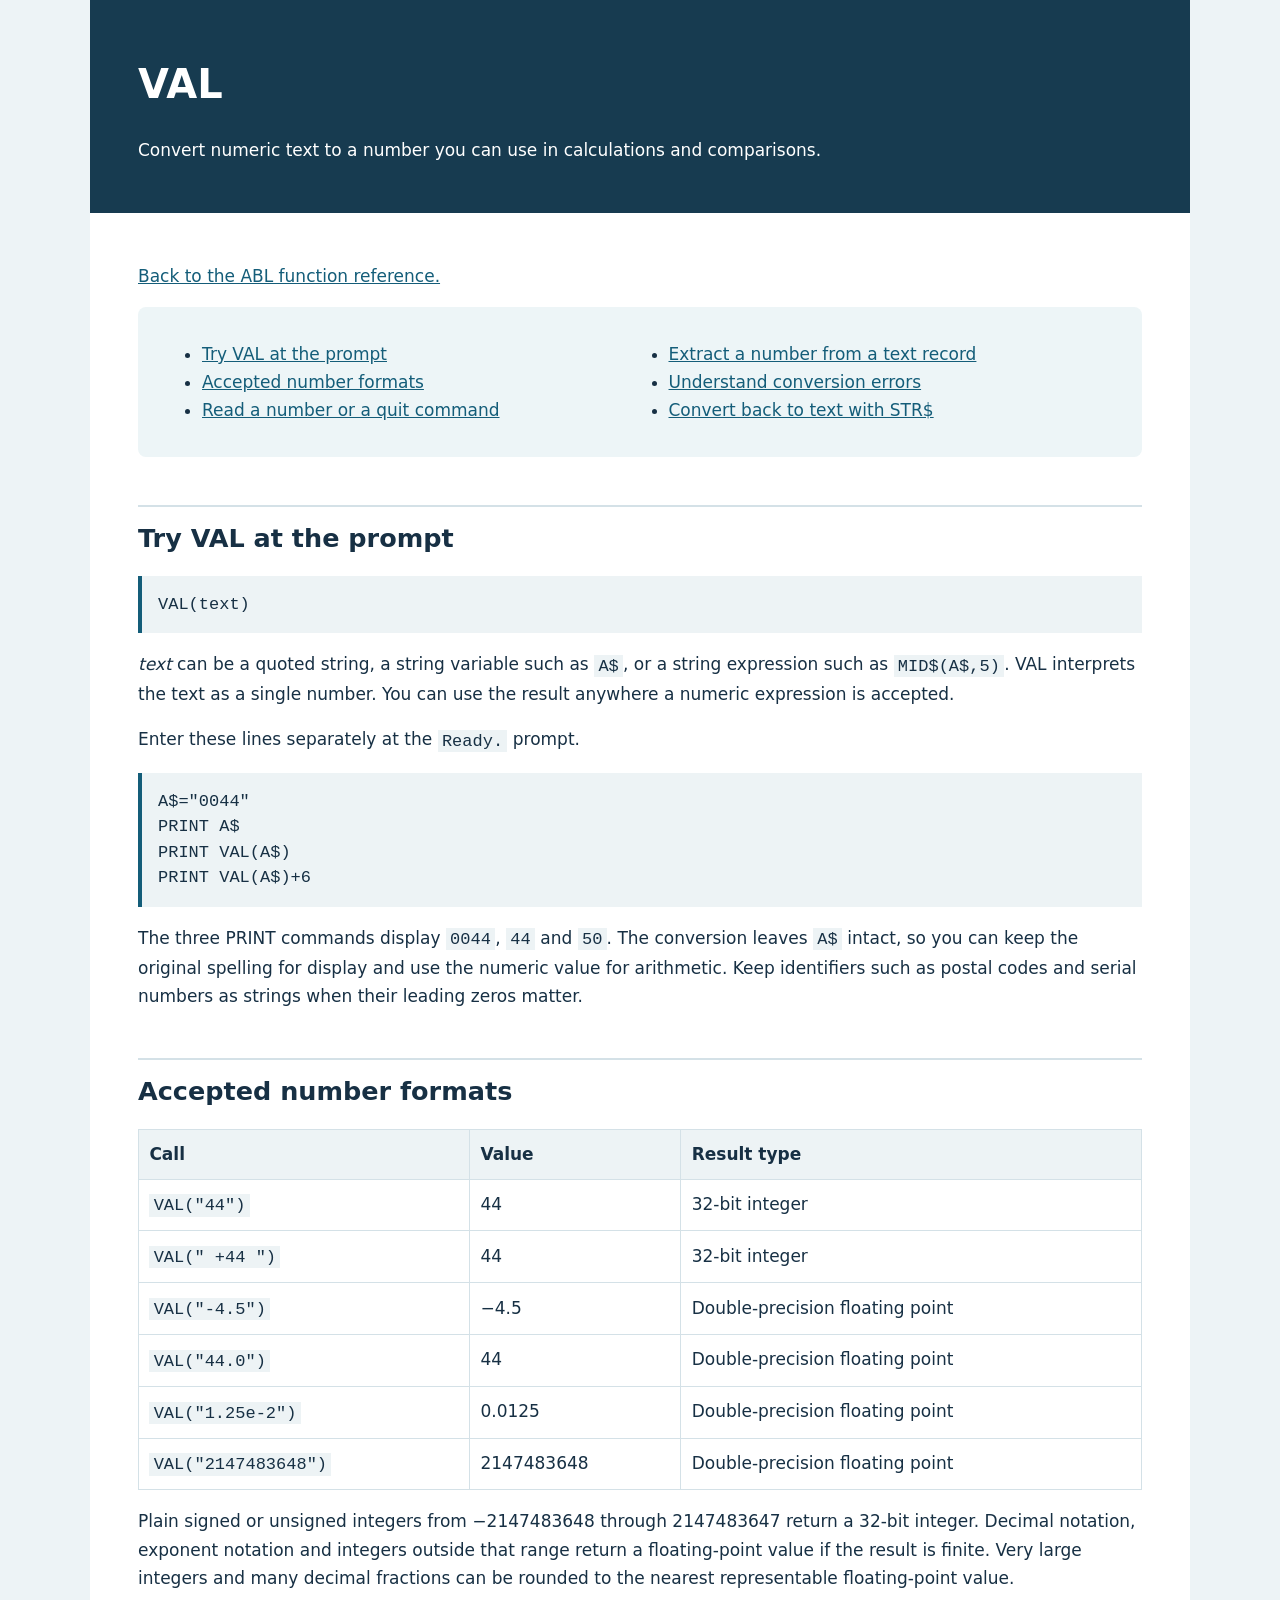
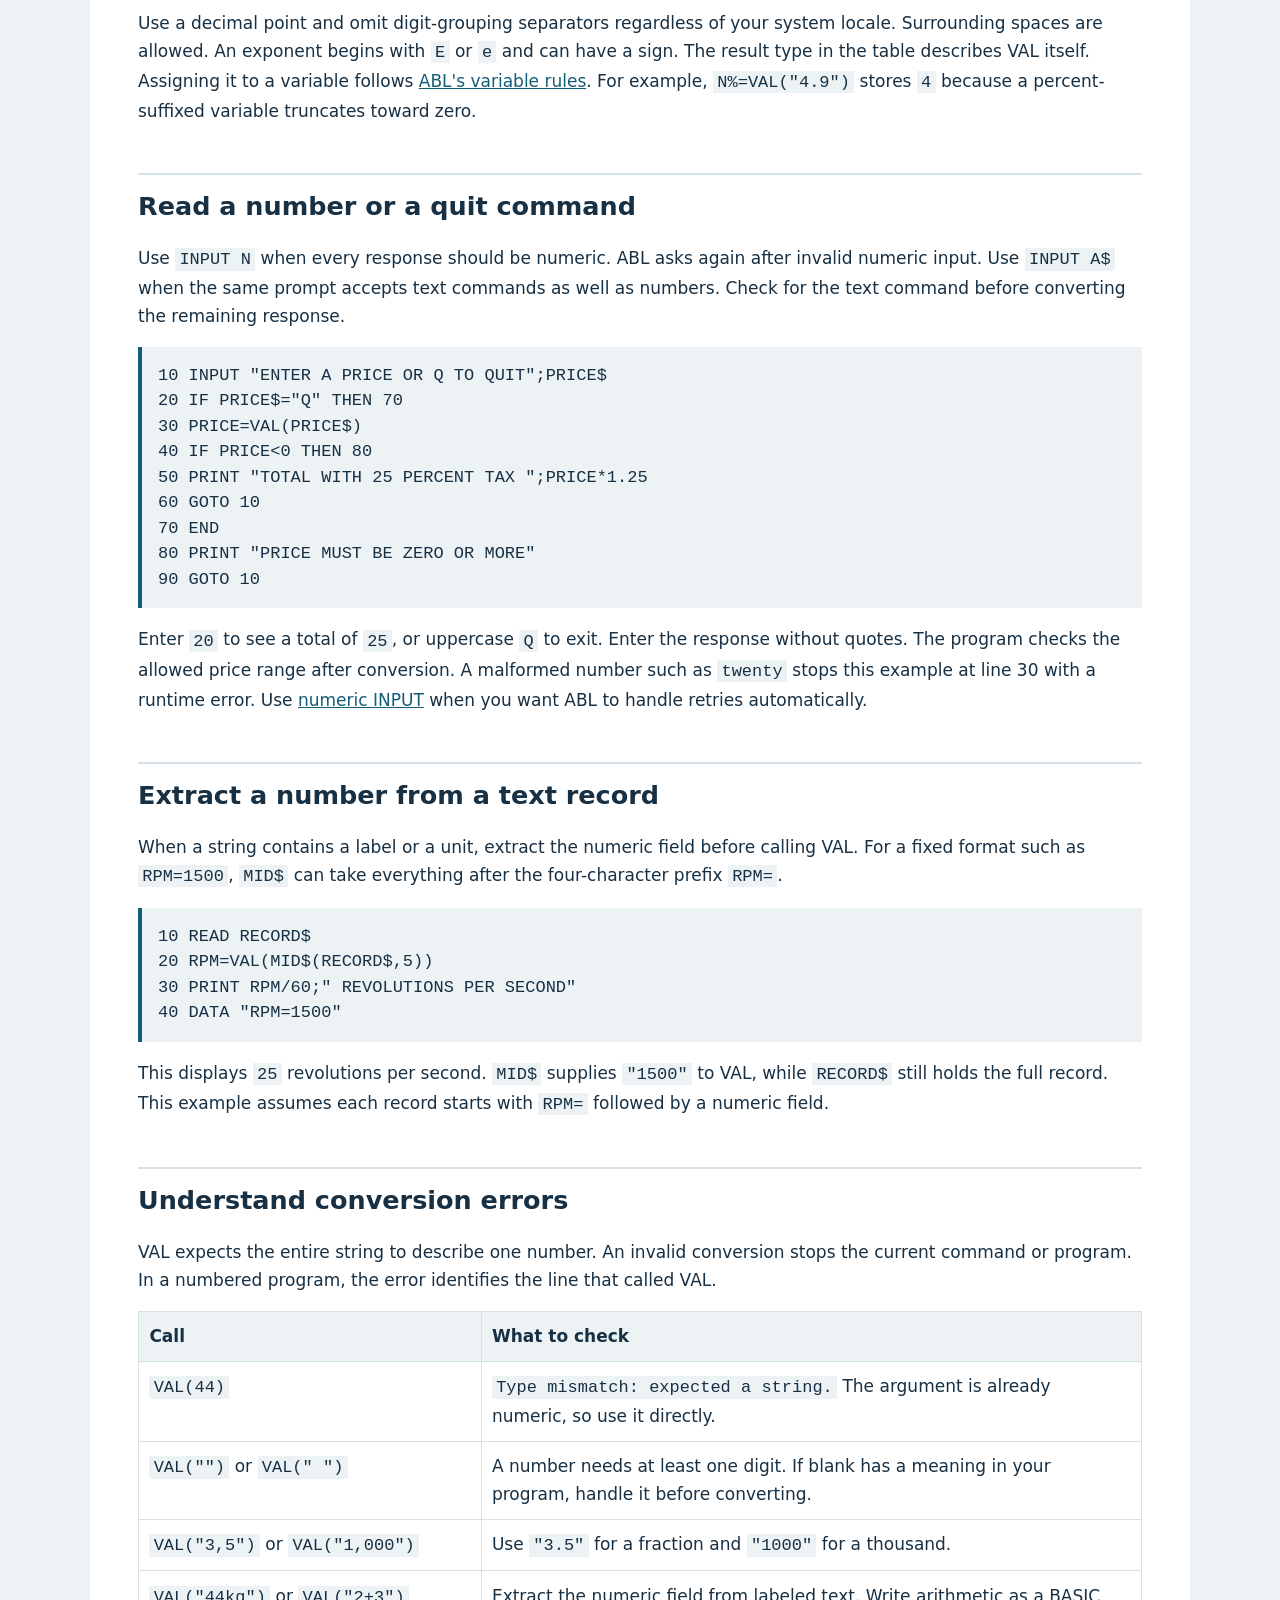
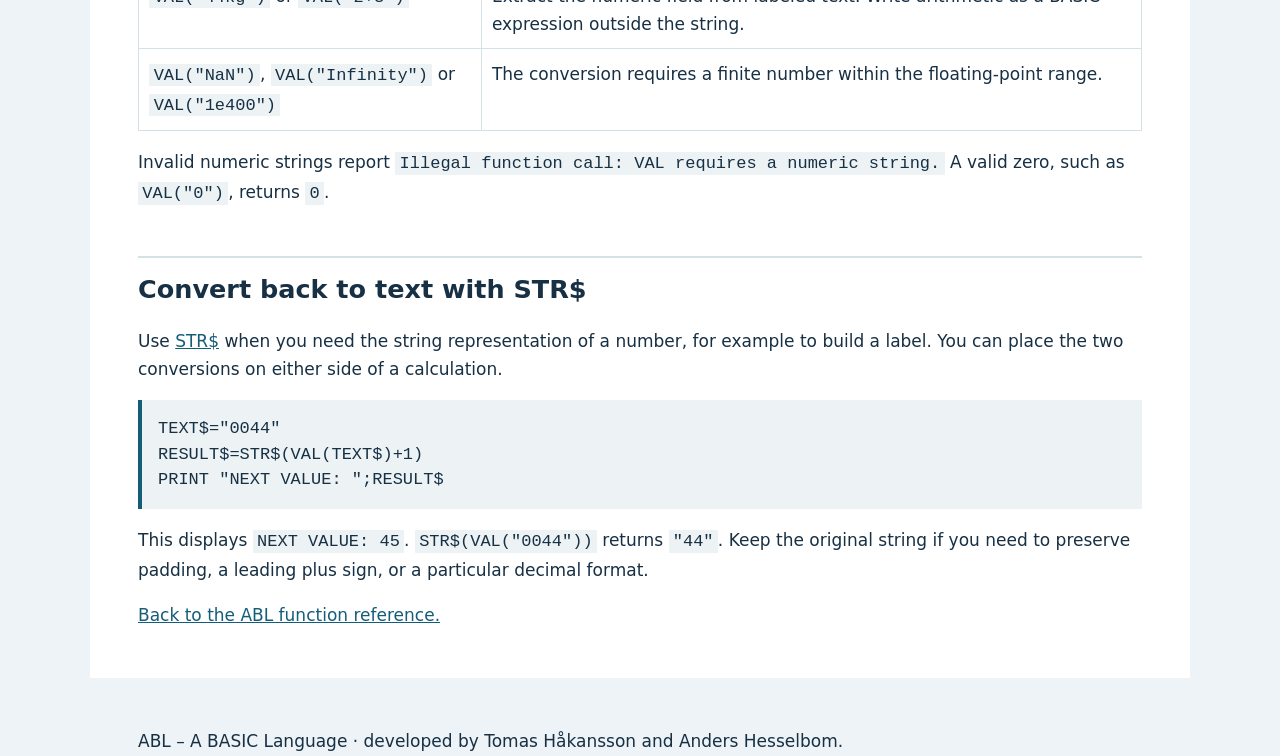
<file: manual/val.html>
<!DOCTYPE html>
<html lang="en">
<head>
    <meta charset="utf-8" />
    <meta name="viewport" content="width=device-width, initial-scale=1" />
    <title>VAL – Convert text to a number | ABL manual</title>
    <link rel="stylesheet" href="../style.css" />
</head>
<body>
    <header>
        <h1>VAL</h1>
        <p>Convert numeric text to a number you can use in calculations and comparisons.</p>
    </header>
    <main>
        <p><a href="../index.html#val">Back to the ABL function reference.</a></p>

        <nav aria-label="On this page">
            <ul>
                <li><a href="#start">Try VAL at the prompt</a></li>
                <li><a href="#format">Accepted number formats</a></li>
                <li><a href="#input">Read a number or a quit command</a></li>
                <li><a href="#fields">Extract a number from a text record</a></li>
                <li><a href="#errors">Understand conversion errors</a></li>
                <li><a href="#str">Convert back to text with STR$</a></li>
            </ul>
        </nav>

        <section id="start">
            <h2>Try VAL at the prompt</h2>
            <pre><code>VAL(text)</code></pre>
            <p><var>text</var> can be a quoted string, a string variable such as <code>A$</code>, or a string expression such as <code>MID$(A$,5)</code>. VAL interprets the text as a single number. You can use the result anywhere a numeric expression is accepted.</p>
            <p>Enter these lines separately at the <code>Ready.</code> prompt.</p>
            <pre><code>A$="0044"
PRINT A$
PRINT VAL(A$)
PRINT VAL(A$)+6</code></pre>
            <p>The three PRINT commands display <code>0044</code>, <code>44</code> and <code>50</code>. The conversion leaves <code>A$</code> intact, so you can keep the original spelling for display and use the numeric value for arithmetic. Keep identifiers such as postal codes and serial numbers as strings when their leading zeros matter.</p>
        </section>

        <section id="format">
            <h2>Accepted number formats</h2>
            <table>
                <thead><tr><th scope="col">Call</th><th scope="col">Value</th><th scope="col">Result type</th></tr></thead>
                <tbody>
                    <tr><td><code>VAL("44")</code></td><td>44</td><td>32-bit integer</td></tr>
                    <tr><td><code>VAL("  +44  ")</code></td><td>44</td><td>32-bit integer</td></tr>
                    <tr><td><code>VAL("-4.5")</code></td><td>−4.5</td><td>Double-precision floating point</td></tr>
                    <tr><td><code>VAL("44.0")</code></td><td>44</td><td>Double-precision floating point</td></tr>
                    <tr><td><code>VAL("1.25e-2")</code></td><td>0.0125</td><td>Double-precision floating point</td></tr>
                    <tr><td><code>VAL("2147483648")</code></td><td>2147483648</td><td>Double-precision floating point</td></tr>
                </tbody>
            </table>
            <p>Plain signed or unsigned integers from −2147483648 through 2147483647 return a 32-bit integer. Decimal notation, exponent notation and integers outside that range return a floating-point value if the result is finite. Very large integers and many decimal fractions can be rounded to the nearest representable floating-point value.</p>
            <p>Use a decimal point and omit digit-grouping separators regardless of your system locale. Surrounding spaces are allowed. An exponent begins with <code>E</code> or <code>e</code> and can have a sign. The result type in the table describes VAL itself. Assigning it to a variable follows <a href="../index.html#syntax">ABL's variable rules</a>. For example, <code>N%=VAL("4.9")</code> stores <code>4</code> because a percent-suffixed variable truncates toward zero.</p>
        </section>

        <section id="input">
            <h2>Read a number or a quit command</h2>
            <p>Use <code>INPUT N</code> when every response should be numeric. ABL asks again after invalid numeric input. Use <code>INPUT A$</code> when the same prompt accepts text commands as well as numbers. Check for the text command before converting the remaining response.</p>
            <pre><code>10 INPUT "ENTER A PRICE OR Q TO QUIT";PRICE$
20 IF PRICE$="Q" THEN 70
30 PRICE=VAL(PRICE$)
40 IF PRICE&lt;0 THEN 80
50 PRINT "TOTAL WITH 25 PERCENT TAX ";PRICE*1.25
60 GOTO 10
70 END
80 PRINT "PRICE MUST BE ZERO OR MORE"
90 GOTO 10</code></pre>
            <p>Enter <code>20</code> to see a total of <code>25</code>, or uppercase <code>Q</code> to exit. Enter the response without quotes. The program checks the allowed price range after conversion. A malformed number such as <code>twenty</code> stops this example at line 30 with a runtime error. Use <a href="../index.html#input">numeric INPUT</a> when you want ABL to handle retries automatically.</p>
        </section>

        <section id="fields">
            <h2>Extract a number from a text record</h2>
            <p>When a string contains a label or a unit, extract the numeric field before calling VAL. For a fixed format such as <code>RPM=1500</code>, <code>MID$</code> can take everything after the four-character prefix <code>RPM=</code>.</p>
            <pre><code>10 READ RECORD$
20 RPM=VAL(MID$(RECORD$,5))
30 PRINT RPM/60;" REVOLUTIONS PER SECOND"
40 DATA "RPM=1500"</code></pre>
            <p>This displays <code>25</code> revolutions per second. <code>MID$</code> supplies <code>"1500"</code> to VAL, while <code>RECORD$</code> still holds the full record. This example assumes each record starts with <code>RPM=</code> followed by a numeric field.</p>
        </section>

        <section id="errors">
            <h2>Understand conversion errors</h2>
            <p>VAL expects the entire string to describe one number. An invalid conversion stops the current command or program. In a numbered program, the error identifies the line that called VAL.</p>
            <table>
                <thead><tr><th scope="col">Call</th><th scope="col">What to check</th></tr></thead>
                <tbody>
                    <tr><td><code>VAL(44)</code></td><td><code>Type mismatch: expected a string.</code> The argument is already numeric, so use it directly.</td></tr>
                    <tr><td><code>VAL("")</code> or <code>VAL("   ")</code></td><td>A number needs at least one digit. If blank has a meaning in your program, handle it before converting.</td></tr>
                    <tr><td><code>VAL("3,5")</code> or <code>VAL("1,000")</code></td><td>Use <code>"3.5"</code> for a fraction and <code>"1000"</code> for a thousand.</td></tr>
                    <tr><td><code>VAL("44kg")</code> or <code>VAL("2+3")</code></td><td>Extract the numeric field from labeled text. Write arithmetic as a BASIC expression outside the string.</td></tr>
                    <tr><td><code>VAL("NaN")</code>, <code>VAL("Infinity")</code> or <code>VAL("1e400")</code></td><td>The conversion requires a finite number within the floating-point range.</td></tr>
                </tbody>
            </table>
            <p>Invalid numeric strings report <code>Illegal function call: VAL requires a numeric string.</code> A valid zero, such as <code>VAL("0")</code>, returns <code>0</code>.</p>
        </section>

        <section id="str">
            <h2>Convert back to text with STR$</h2>
            <p>Use <a href="../index.html#str">STR$</a> when you need the string representation of a number, for example to build a label. You can place the two conversions on either side of a calculation.</p>
            <pre><code>TEXT$="0044"
RESULT$=STR$(VAL(TEXT$)+1)
PRINT "NEXT VALUE: ";RESULT$</code></pre>
            <p>This displays <code>NEXT VALUE: 45</code>. <code>STR$(VAL("0044"))</code> returns <code>"44"</code>. Keep the original string if you need to preserve padding, a leading plus sign, or a particular decimal format.</p>
        </section>

        <p><a href="../index.html#val">Back to the ABL function reference.</a></p>
    </main>
    <footer><p>ABL – A BASIC Language · developed by Tomas Håkansson and Anders Hesselbom.</p></footer>
</body>
</html>
</file>
<file: style.css>
﻿:root {
    color-scheme: light;
    --ink: #173044;
    --accent: #145d79;
    --line: #d4e1e7
}

* {
    box-sizing: border-box
}

body {
    margin: 0;
    background: #edf3f6;
    color: var(--ink);
    font: 17px/1.65 system-ui,sans-serif
}

header, main, footer {
    max-width: 1100px;
    margin: auto;
    padding: 2rem clamp(1rem,4vw,3rem)
}

header {
    background: #173b50;
    color: white
}

main {
    background: white
}

h1, h2, h3 {
    line-height: 1.25
}

h1 {
    font-size: 2.5rem
}

h2 {
    margin-top: 3rem;
    padding-top: 1rem;
    border-top: 2px solid var(--line)
}

h3 {
    margin-top: 2rem
}

a {
    color: var(--accent)
}

nav {
    background: #edf5f7;
    padding: 1rem 1.5rem;
    border-radius: 8px
}

    nav ul {
        columns: 2
    }

code, kbd, pre {
    font-family: Consolas,monospace
}

code {
    background: #edf3f5;
    padding: .1em .25em
}

pre {
    overflow: auto;
    background: #edf3f5;
    border-left: 4px solid var(--accent);
    padding: 1rem;
    line-height: 1.5
}

    pre code {
        padding: 0
    }

table {
    width: 100%;
    border-collapse: collapse;
    margin: 1rem 0
}

th, td {
    border: 1px solid var(--line);
    padding: .65rem;
    text-align: left;
    vertical-align: top;
    overflow-wrap: anywhere
}

th {
    background: #edf3f5
}

.note {
    padding: 1rem;
    background: #fff5dc;
    border-left: 4px solid #bd831c
}

article, section {
    scroll-margin-top: 1rem
}

@media(max-width:650px) {
    body {
        font-size: 16px
    }

    nav ul {
        columns: 1
    }

    th, td {
        padding: .4rem
    }

    h1 {
        font-size: 2rem
    }
}

@media print {
    body, main, header {
        background: white;
        color: black
    }

    nav {
        display: none
    }

    pre {
        white-space: pre-wrap
    }

    h2, h3 {
        break-after: avoid
    }

    tr, pre {
        break-inside: avoid
    }
}
</file>
